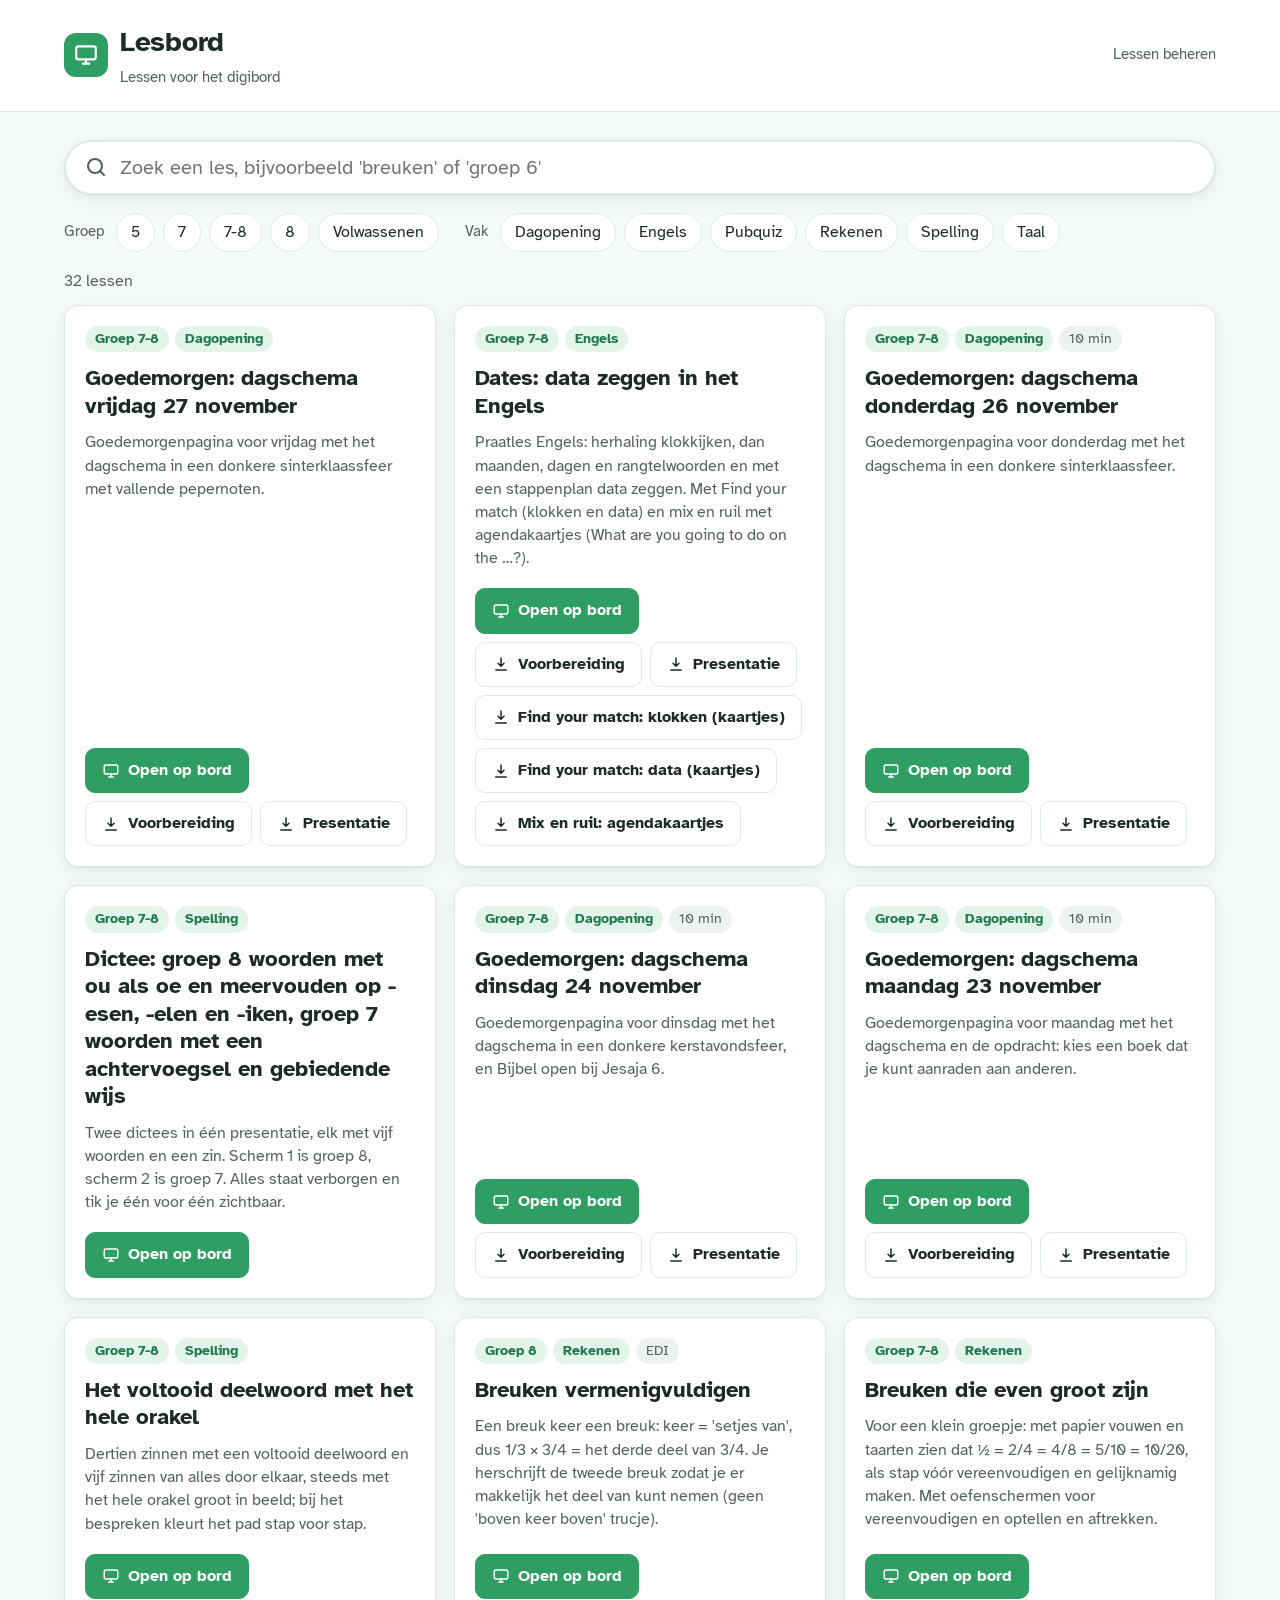
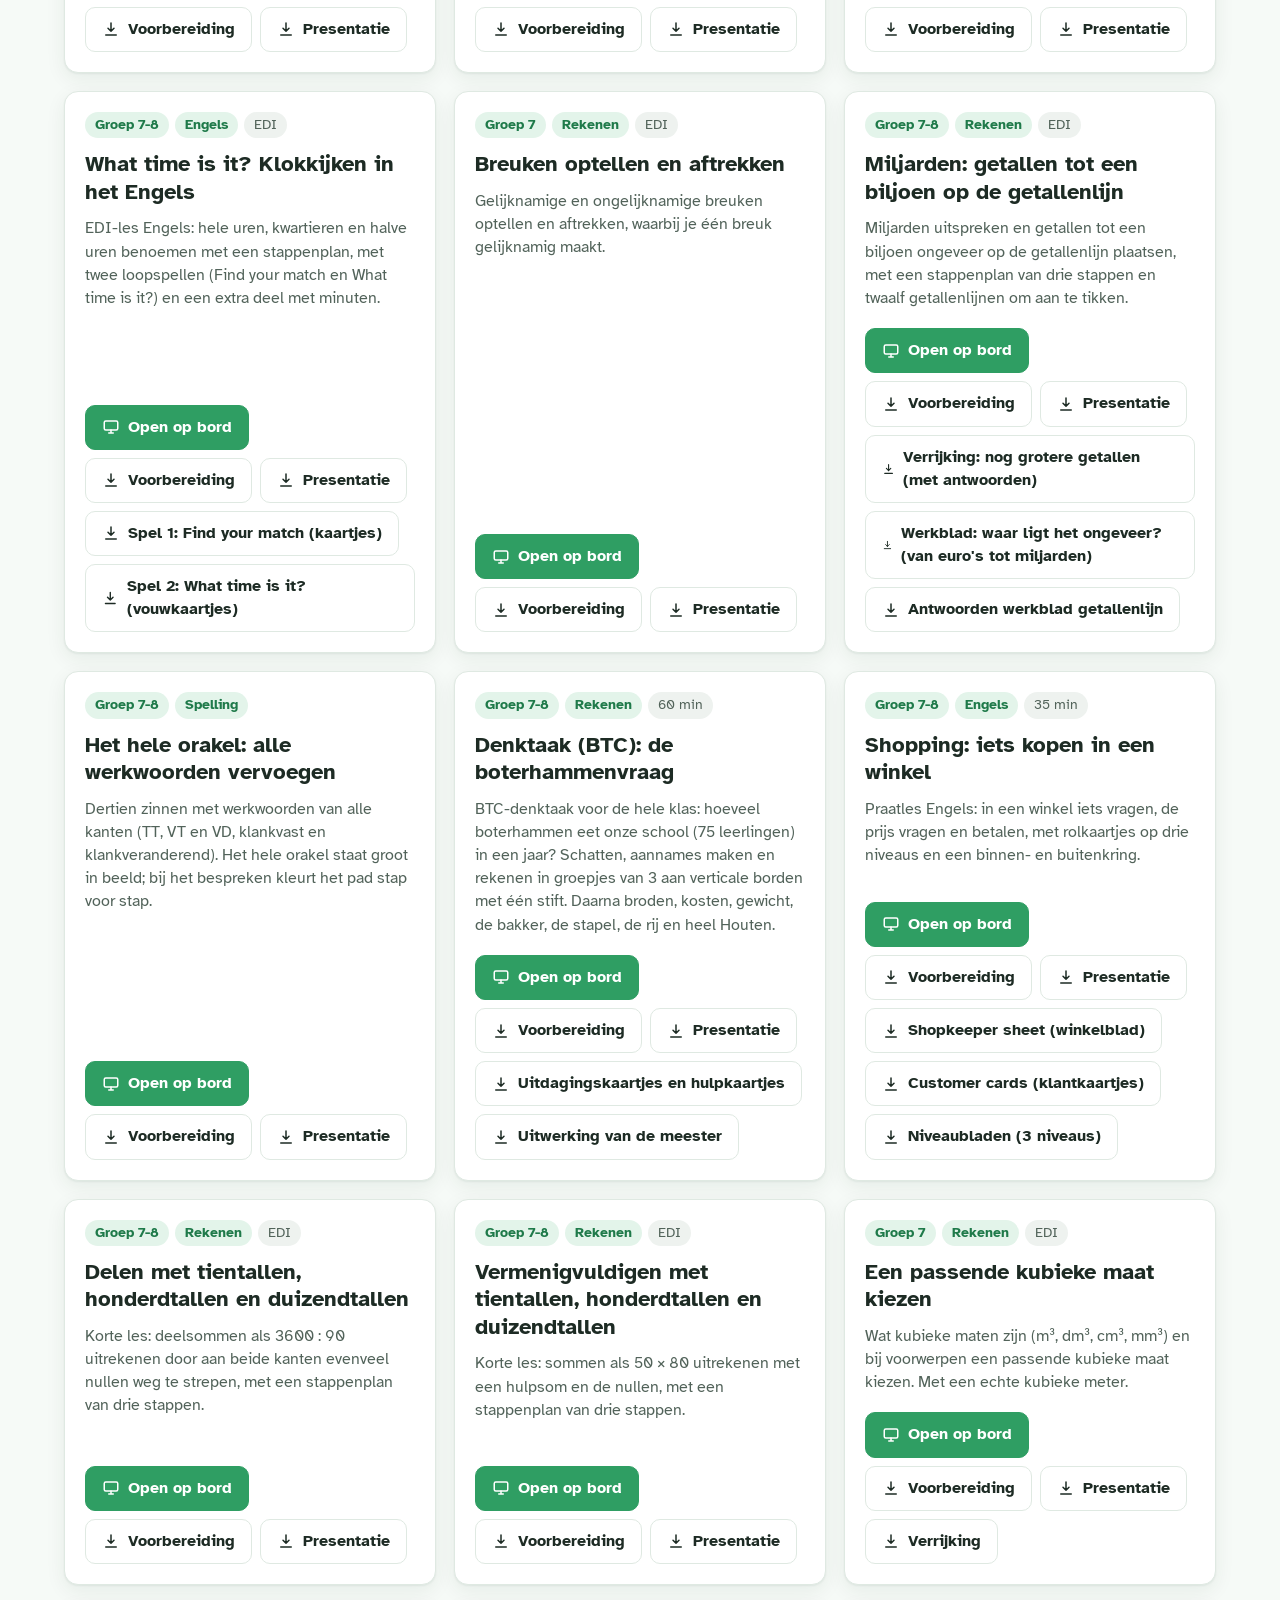
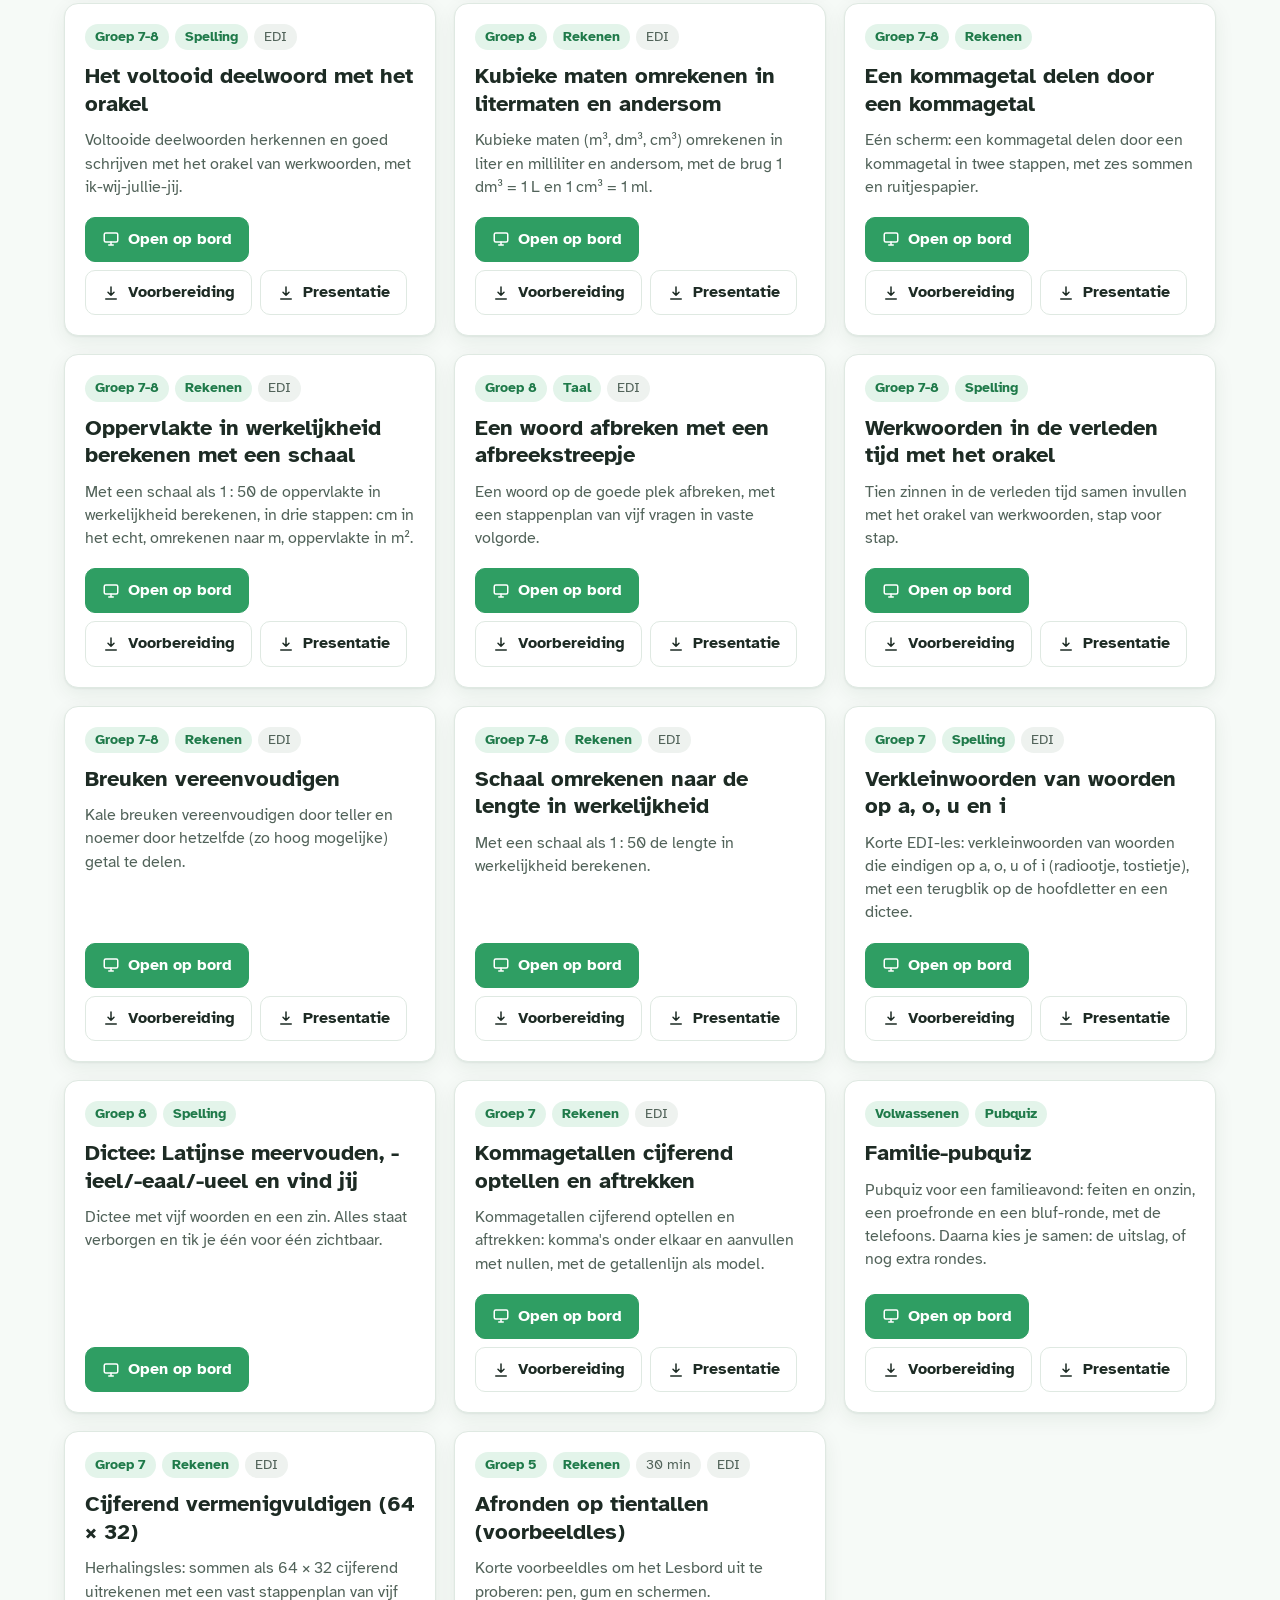
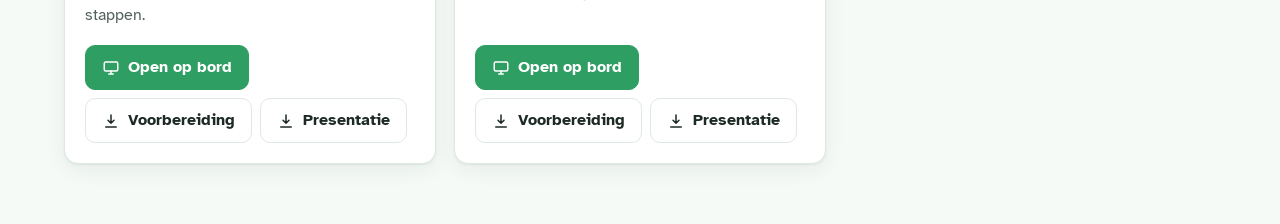
<file: index.html>
<!doctype html>
<html lang="nl">
<head>
  <meta charset="utf-8">
  <meta name="viewport" content="width=device-width, initial-scale=1">
  <title>Lesbord</title>
  <meta name="description" content="Lessen om te geven op het digibord, met voorbereiding en presentatie om te downloaden.">
  <link rel="preconnect" href="https://fonts.googleapis.com">
  <link rel="preconnect" href="https://fonts.gstatic.com" crossorigin>
  <link href="https://fonts.googleapis.com/css2?family=Atkinson+Hyperlegible:wght@400;700&display=swap" rel="stylesheet">
  <link rel="stylesheet" href="assets/style.css?v=8b111501">
  <link rel="icon" href="data:image/svg+xml,%3Csvg xmlns='http://www.w3.org/2000/svg' viewBox='0 0 32 32'%3E%3Crect width='32' height='32' rx='8' fill='%232f9e63'/%3E%3Crect x='7' y='9' width='18' height='12' rx='2' fill='none' stroke='white' stroke-width='2.4'/%3E%3Cpath d='M13 25h6M16 21v4' stroke='white' stroke-width='2.4' stroke-linecap='round'/%3E%3C/svg%3E">
</head>
<body>
  <header class="kop">
    <div class="kop-binnen">
      <a class="merk" href="./">
        <span class="merk-logo" aria-hidden="true">
          <svg width="26" height="26" viewBox="0 0 24 24" fill="none" stroke="currentColor" stroke-width="2" stroke-linecap="round"><rect x="3" y="4" width="18" height="12" rx="2"/><path d="M9 20h6M12 16v4"/></svg>
        </span>
        <span>
          <span class="merk-naam">Lesbord</span><br>
          <span class="merk-sub">Lessen voor het digibord</span>
        </span>
      </a>
      <div class="kop-acties" id="kop-acties"></div>
    </div>
  </header>

  <main class="inhoud">
    <label class="zoek">
      <svg width="24" height="24" viewBox="0 0 24 24" fill="none" stroke="#52635a" stroke-width="2" stroke-linecap="round" aria-hidden="true"><circle cx="11" cy="11" r="7"/><path d="m20 20-3.5-3.5"/></svg>
      <input id="zoek" type="search" placeholder="Zoek een les, bijvoorbeeld 'breuken' of 'groep 6'" autocomplete="off" aria-label="Zoek een les">
    </label>

    <div class="filters" id="filters"></div>
    <div class="teller" id="teller"></div>
    <div class="raster" id="raster"></div>
  </main>

  <script src="assets/blokken.js?v=400fb80c"></script>
  <script src="assets/github.js?v=c43a0d22"></script>
  <script>
    const { esc } = Lesbord;
    const staat = { zoek: "", groep: null, vak: null, lessen: [] };
    const beheer = GitHub.heeftSleutel();
    const ikoon = {
      bewerk: '<svg viewBox="0 0 24 24" fill="none" stroke="currentColor" stroke-width="2" stroke-linecap="round" stroke-linejoin="round"><path d="M4 20l4-1 11-11-3-3L5 16z"/><path d="M14 6l3 3"/></svg>',
      weg: '<svg viewBox="0 0 24 24" fill="none" stroke="currentColor" stroke-width="2" stroke-linecap="round" stroke-linejoin="round"><path d="M4 7h16M10 11v6M14 11v6M6 7l1 13h10l1-13M9 7V4h6v3"/></svg>',
      bord: '<svg viewBox="0 0 24 24" fill="none" stroke="currentColor" stroke-width="2" stroke-linecap="round"><rect x="3" y="4" width="18" height="12" rx="2"/><path d="M9 20h6M12 16v4"/></svg>',
      pdf: '<svg viewBox="0 0 24 24" fill="none" stroke="currentColor" stroke-width="2" stroke-linecap="round" stroke-linejoin="round"><path d="M12 4v11m0 0-4-4m4 4 4-4M5 20h14"/></svg>'
    };

    const normaal = (s) => String(s || "").toLowerCase().normalize("NFD").replace(/[̀-ͯ]/g, "");

    function past(les) {
      if (staat.groep && String(les.groep) !== staat.groep) return false;
      if (staat.vak && les.vak !== staat.vak) return false;
      if (!staat.zoek) return true;
      const hooiberg = normaal([les.titel, les.vak, "groep " + les.groep, les.onderwerp, les.samenvatting, les.blok, ...(les.trefwoorden || [])].join(" "));
      return normaal(staat.zoek).split(/\s+/).filter(Boolean).every((w) => hooiberg.includes(w));
    }

    function tekenFilters() {
      const groepen = [...new Set(staat.lessen.map((l) => String(l.groep)))].sort((a, b) => a.localeCompare(b, "nl", { numeric: true }));
      const vakken = [...new Set(staat.lessen.map((l) => l.vak))].sort((a, b) => a.localeCompare(b, "nl"));
      const chips = (lijst, sleutel, voorvoegsel) => lijst.map((w) =>
        `<button class="chip" data-${sleutel}="${esc(w)}" aria-pressed="${staat[sleutel] === w}">${voorvoegsel}${esc(w)}</button>`).join("");
      document.getElementById("filters").innerHTML =
        `<div class="filter-rij"><span class="filter-label">Groep</span>${chips(groepen, "groep", "")}</div>` +
        `<div class="filter-rij"><span class="filter-label">Vak</span>${chips(vakken, "vak", "")}</div>`;
    }

    function tekenLessen() {
      const zicht = staat.lessen.filter(past);
      document.getElementById("teller").textContent =
        zicht.length === 1 ? "1 les" : `${zicht.length} lessen`;
      const raster = document.getElementById("raster");
      if (!zicht.length) {
        raster.innerHTML = `<div class="leeg">Geen lessen gevonden. Probeer een ander zoekwoord of zet een filter uit.</div>`;
        return;
      }
      raster.innerHTML = zicht.map((l) => `
        <article class="kaart">
          <div class="kaart-meta">
            <span class="label">${/^\d/.test(String(l.groep)) ? "Groep " : ""}${esc(l.groep)}</span>
            <span class="label">${esc(l.vak)}</span>
            ${l.duur ? `<span class="label grijs">${esc(l.duur)} min</span>` : ""}
            ${l.edi ? `<span class="label grijs">EDI</span>` : ""}
          </div>
          <h2>${esc(l.titel)}</h2>
          ${l.samenvatting ? `<p>${esc(l.samenvatting)}</p>` : ""}
          <div class="kaart-acties">
            <a class="knop hoofd" href="les.html?id=${encodeURIComponent(l.id)}">${ikoon.bord} Open op bord</a>
            ${l.pdfs === false ? "" : `<a class="knop" href="lessen/${encodeURIComponent(l.id)}/voorbereiding.pdf" download>${ikoon.pdf} Voorbereiding</a>
            <a class="knop" href="lessen/${encodeURIComponent(l.id)}/presentatie.pdf" download>${ikoon.pdf} Presentatie</a>`}
            ${(l.bijlagen || []).filter((b) => /^[\w.-]+$/.test(b.bestand || "")).map((b) => `<a class="knop" href="lessen/${encodeURIComponent(l.id)}/${encodeURIComponent(b.bestand)}" download>${ikoon.pdf} ${esc(b.titel || b.bestand)}</a>`).join("")}
            ${beheer ? `<span class="kaart-beheer">
              <a class="ikoon-knop" href="bewerk.html?id=${encodeURIComponent(l.id)}" title="Bewerken" aria-label="Bewerken">${ikoon.bewerk}</a>
              <button class="ikoon-knop rood" data-weg="${esc(l.id)}" title="Verwijderen" aria-label="Verwijderen">${ikoon.weg}</button>
            </span>` : ""}
          </div>
          ${l.nieuw ? `<p class="veld-uitleg">Net opgeslagen. Over een paar minuten is hij overal te zien.</p>` : ""}
        </article>`).join("");
    }

    document.getElementById("zoek").addEventListener("input", (e) => { staat.zoek = e.target.value; tekenLessen(); });
    document.getElementById("filters").addEventListener("click", (e) => {
      const c = e.target.closest(".chip"); if (!c) return;
      for (const sleutel of ["groep", "vak"]) {
        if (c.dataset[sleutel] !== undefined) staat[sleutel] = staat[sleutel] === c.dataset[sleutel] ? null : c.dataset[sleutel];
      }
      tekenFilters(); tekenLessen();
    });

    document.getElementById("kop-acties").innerHTML = beheer
      ? `<a class="knop" href="leerlingopdrachten.html"><svg viewBox="0 0 24 24" fill="none" stroke="currentColor" stroke-width="2" stroke-linecap="round" stroke-linejoin="round"><rect x="5" y="4" width="14" height="17" rx="2"/><path d="M9 4h6v3H9zM9 12l2 2 4-4M9 17h6"/></svg>Leerlingopdrachten</a><a class="knop hoofd" href="bewerk.html">+ Nieuwe les</a><a class="ikoon-knop" href="sleutel.html" title="Sleutel" aria-label="Sleutel"><svg viewBox="0 0 24 24" fill="none" stroke="currentColor" stroke-width="2" stroke-linecap="round"><circle cx="8" cy="15" r="4"/><path d="M11 12l9-9M17 6l3 3M15 8l2 2"/></svg></a>`
      : `<a class="kop-link" href="sleutel.html">Lessen beheren</a>`;

    document.getElementById("raster").addEventListener("click", async (e) => {
      const knop = e.target.closest("[data-weg]"); if (!knop) return;
      const les = staat.lessen.find((l) => l.id === knop.dataset.weg);
      if (!les || !confirm(`"${les.titel}" verwijderen?\n\nDe les verdwijnt uit het overzicht. In GitHub is hij later nog terug te halen.`)) return;
      knop.disabled = true;
      try {
        await GitHub.verwijderMap(`lessen/${les.id}`, `Les verwijderd: ${les.titel} (via de app)`);
        GitHub.onthoudVerwijderd(les.id);
        staat.lessen = staat.lessen.filter((l) => l.id !== les.id);
        tekenFilters(); tekenLessen();
      } catch (err) { knop.disabled = false; alert(err.message || "Verwijderen mislukt."); }
    });

    Lesbord.laadCatalogus().then((cat) => {
      staat.lessen = GitHub.pasOverzichtAan(cat.lessen || []).sort((a, b) => String(b.gemaakt || "").localeCompare(String(a.gemaakt || "")));
      tekenFilters(); tekenLessen();
    }).catch(() => {
      document.getElementById("raster").innerHTML = `<div class="leeg">De lessen konden niet geladen worden. Ververs de pagina.</div>`;
    });
  </script>
</body>
</html>
</file>
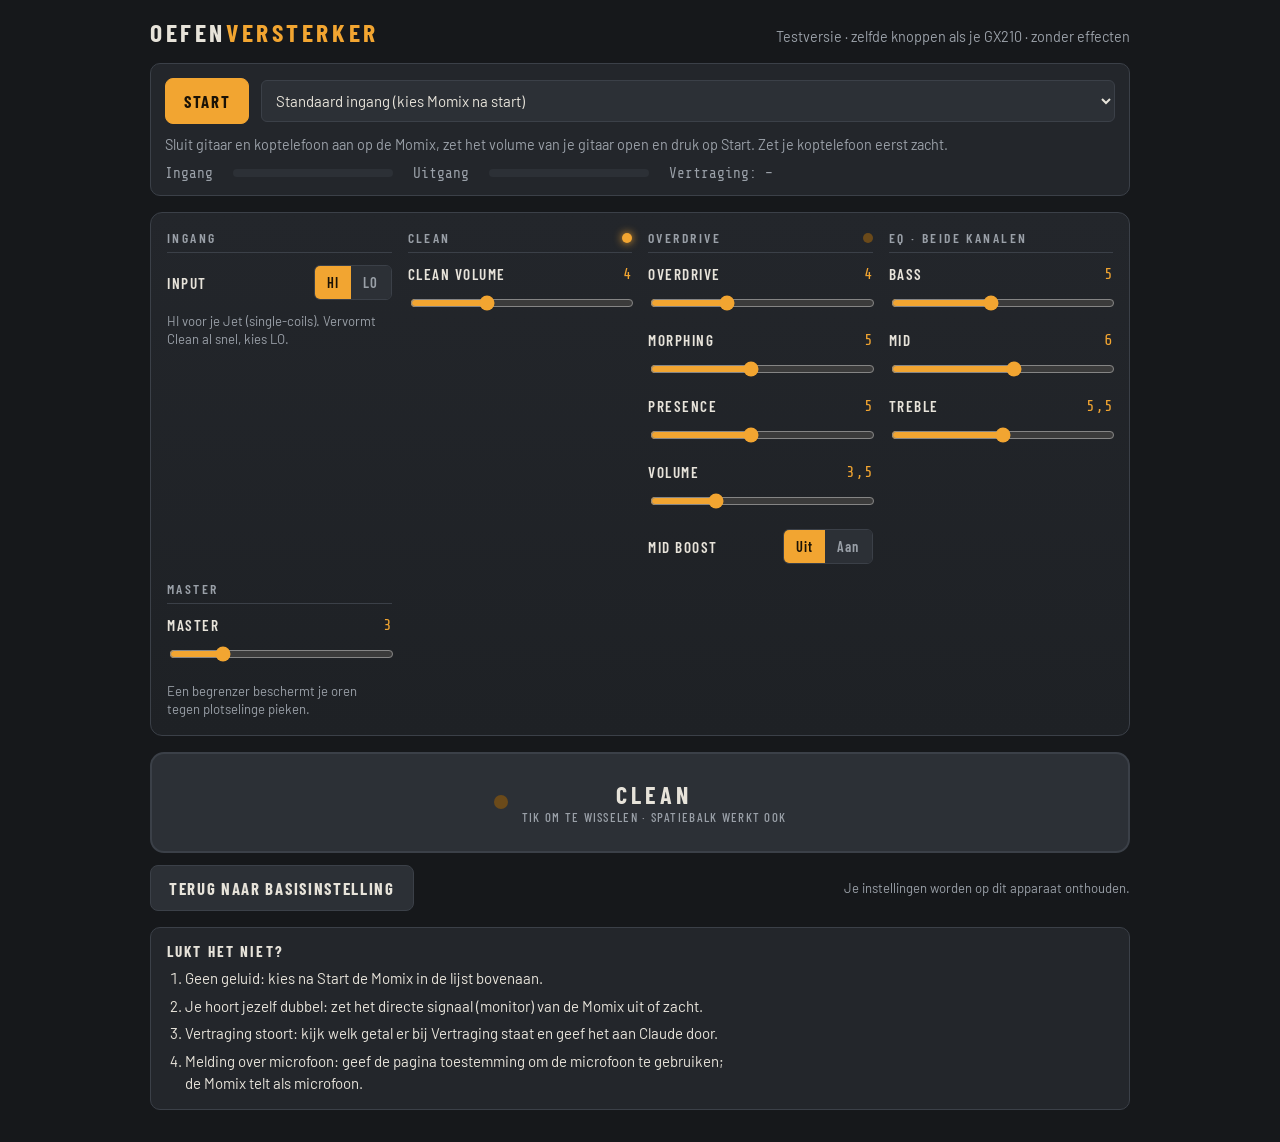
<file: oefenversterker/index.html>
<!doctype html>
<html lang="nl">
<head>
<meta charset="utf-8">
<meta name="viewport" content="width=device-width,initial-scale=1,viewport-fit=cover">
<title>Oefenversterker</title>
<link rel="preconnect" href="https://fonts.googleapis.com">
<link rel="stylesheet" href="https://fonts.googleapis.com/css2?family=Barlow+Condensed:wght@500;600;700&family=Barlow:wght@400;500&family=Share+Tech+Mono&display=swap">
<style>
/* Layout: één versterkerpaneel, secties als groepen knoppen zoals op het frontpaneel; groot voetschakelaar-blok onderaan */
:root {
  --tolex: #16181b;
  --panel: #23262b;
  --panel-2: #2c3036;
  --line: #3b4048;
  --text: #e7e3da;
  --muted: #9aa0a8;
  --amber: #f2a531;
  --amber-dim: #6b4a1a;
  --green: #6fd08c;
  --red: #ff5b4d;
  --f-label: "Barlow Condensed", "Arial Narrow", Arial, sans-serif;
  --f-body: "Barlow", system-ui, -apple-system, Segoe UI, Roboto, sans-serif;
  --f-mono: "Share Tech Mono", ui-monospace, Menlo, Consolas, monospace;
  color-scheme: dark;
}
* { box-sizing: border-box; }
html, body { background: var(--tolex); color: var(--text); }
body {
  margin: 0;
  font-family: var(--f-body);
  font-size: 15px;
  padding-left: max(16px, env(safe-area-inset-left, 0px));
  padding-right: max(16px, env(safe-area-inset-right, 0px));
  padding-block: 16px 32px;
}
.wrap { max-width: 980px; margin: 0 auto; display: flex; flex-direction: column; gap: 16px; }

header { display: flex; flex-wrap: wrap; align-items: baseline; justify-content: space-between; gap: 8px 16px; }
h1 { font-family: var(--f-label); font-weight: 700; letter-spacing: .14em; text-transform: uppercase; font-size: 1.6rem; margin: 0; }
h1 span { color: var(--amber); }
.sub { color: var(--muted); font-size: .9rem; margin: 0; }

.start {
  display: flex; flex-wrap: wrap; gap: 12px; align-items: center;
  background: var(--panel); border: 1px solid var(--line); border-radius: 10px; padding: 14px;
}
.start select { flex: 1 1 220px; min-width: 0; font: inherit; background: var(--panel-2); color: var(--text); border: 1px solid var(--line); border-radius: 6px; padding: 10px; }
.btn {
  font-family: var(--f-label); font-weight: 700; letter-spacing: .1em; text-transform: uppercase;
  font-size: 1.05rem; border-radius: 8px; border: 1px solid var(--line); padding: 12px 18px;
  background: var(--panel-2); color: var(--text); cursor: pointer;
}
.btn.primary { background: var(--amber); color: #1a1206; border-color: var(--amber); }
.btn:focus-visible, input:focus-visible, select:focus-visible { outline: 2px solid var(--amber); outline-offset: 2px; }
.status { flex: 1 1 100%; color: var(--muted); font-size: .9rem; margin: 0; }
.status.err { color: var(--red); }

.meters { display: flex; flex-wrap: wrap; gap: 8px 20px; align-items: center; font-family: var(--f-mono); font-size: .9rem; color: var(--muted); }
.meter { width: 160px; max-width: 40vw; height: 8px; background: var(--panel-2); border-radius: 4px; overflow: hidden; }
.meter i { display: block; height: 100%; width: 0%; background: var(--green); transition: width 60ms linear; }
.meter i.hot { background: var(--red); }

.panel {
  background: linear-gradient(180deg, var(--panel) 0%, #1e2125 100%);
  border: 1px solid var(--line); border-radius: 12px; padding: 16px;
  display: grid; grid-template-columns: repeat(auto-fit, minmax(210px, 1fr)); gap: 16px;
}
.section { display: flex; flex-direction: column; gap: 12px; min-width: 0; }
.section h2 {
  margin: 0; font-family: var(--f-label); font-weight: 600; font-size: .85rem; letter-spacing: .18em;
  text-transform: uppercase; color: var(--muted); border-bottom: 1px solid var(--line); padding-bottom: 6px;
  display: flex; justify-content: space-between; align-items: center; gap: 8px;
}
.led { width: 10px; height: 10px; border-radius: 50%; background: var(--amber-dim); flex: none; }
.led.on { background: var(--amber); box-shadow: 0 0 8px var(--amber); }

.knob { display: grid; grid-template-columns: 1fr auto; gap: 4px 10px; align-items: center; }
.knob label { font-family: var(--f-label); font-weight: 600; letter-spacing: .1em; text-transform: uppercase; font-size: .95rem; }
.knob output { font-family: var(--f-mono); font-size: 1rem; color: var(--amber); min-width: 3ch; text-align: right; font-variant-numeric: tabular-nums; }
.knob input[type=range] { grid-column: 1 / -1; width: 100%; accent-color: var(--amber); height: 28px; }

.toggle { display: flex; align-items: center; justify-content: space-between; gap: 10px; }
.toggle span { font-family: var(--f-label); font-weight: 600; letter-spacing: .1em; text-transform: uppercase; font-size: .95rem; }
.seg { display: inline-flex; border: 1px solid var(--line); border-radius: 6px; overflow: hidden; }
.seg button { font-family: var(--f-label); font-weight: 600; letter-spacing: .08em; font-size: .9rem; padding: 8px 12px; background: var(--panel-2); color: var(--muted); border: 0; cursor: pointer; }
.seg button[aria-pressed="true"] { background: var(--amber); color: #1a1206; }
.note { color: var(--muted); font-size: .82rem; margin: 0; line-height: 1.4; }

.foot { display: grid; grid-template-columns: 1fr; gap: 12px; }
.switch {
  font-family: var(--f-label); font-weight: 700; letter-spacing: .16em; text-transform: uppercase;
  font-size: 1.5rem; padding: 26px 16px; border-radius: 14px; border: 2px solid var(--line);
  background: var(--panel-2); color: var(--text); cursor: pointer; display: flex; align-items: center; justify-content: center; gap: 14px;
  user-select: none; -webkit-tap-highlight-color: transparent;
}
.switch .led { width: 14px; height: 14px; }
.switch small { display: block; font-size: .8rem; letter-spacing: .1em; color: var(--muted); font-weight: 500; }
.row { display: flex; flex-wrap: wrap; gap: 10px; justify-content: space-between; align-items: center; }
.help { background: var(--panel); border: 1px solid var(--line); border-radius: 10px; padding: 14px 16px; }
.help h2 { font-family: var(--f-label); letter-spacing: .14em; text-transform: uppercase; font-size: .95rem; margin: 0 0 8px; }
.help ol { margin: 0; padding-left: 1.2em; display: grid; gap: 6px; max-width: 70ch; line-height: 1.45; }

@media (prefers-reduced-motion: reduce) { .meter i { transition: none; } }
</style>
</head>
<body>
<div class="wrap">
  <header>
    <h1>Oefen<span>versterker</span></h1>
    <p class="sub">Testversie · zelfde knoppen als je GX210 · zonder effecten</p>
  </header>

  <div class="start">
    <button class="btn primary" id="startBtn" type="button">Start</button>
    <select id="devSel" aria-label="Ingang kiezen"><option value="">Standaard ingang (kies Momix na start)</option></select>
    <p class="status" id="status">Sluit gitaar en koptelefoon aan op de Momix, zet het volume van je gitaar open en druk op Start. Zet je koptelefoon eerst zacht.</p>
    <div class="meters">
      <span>Ingang</span><div class="meter" aria-hidden="true"><i id="inMeter"></i></div>
      <span>Uitgang</span><div class="meter" aria-hidden="true"><i id="outMeter"></i></div>
      <span id="lat">Vertraging: –</span>
    </div>
  </div>

  <div class="panel">
    <div class="section">
      <h2>Ingang</h2>
      <div class="toggle">
        <span>Input</span>
        <div class="seg" role="group" aria-label="Ingang HI of LO">
          <button type="button" id="inHi" aria-pressed="true">HI</button>
          <button type="button" id="inLo" aria-pressed="false">LO</button>
        </div>
      </div>
      <p class="note">HI voor je Jet (single-coils). Vervormt Clean al snel, kies LO.</p>
    </div>

    <div class="section">
      <h2>Clean <span class="led" id="ledClean"></span></h2>
      <div class="knob"><label for="cleanVol">Clean volume</label><output id="cleanVolOut"></output><input id="cleanVol" type="range" min="1" max="10" step="0.5"></div>
    </div>

    <div class="section">
      <h2>Overdrive <span class="led" id="ledOd"></span></h2>
      <div class="knob"><label for="drive">Overdrive</label><output id="driveOut"></output><input id="drive" type="range" min="1" max="10" step="0.5"></div>
      <div class="knob"><label for="morph">Morphing</label><output id="morphOut"></output><input id="morph" type="range" min="1" max="10" step="0.5"></div>
      <div class="knob"><label for="presence">Presence</label><output id="presenceOut"></output><input id="presence" type="range" min="1" max="10" step="0.5"></div>
      <div class="knob"><label for="odVol">Volume</label><output id="odVolOut"></output><input id="odVol" type="range" min="1" max="10" step="0.5"></div>
      <div class="toggle">
        <span>Mid boost</span>
        <div class="seg" role="group" aria-label="Mid boost">
          <button type="button" id="mbOff" aria-pressed="true">Uit</button>
          <button type="button" id="mbOn" aria-pressed="false">Aan</button>
        </div>
      </div>
    </div>

    <div class="section">
      <h2>EQ · beide kanalen</h2>
      <div class="knob"><label for="bass">Bass</label><output id="bassOut"></output><input id="bass" type="range" min="1" max="10" step="0.5"></div>
      <div class="knob"><label for="mid">Mid</label><output id="midOut"></output><input id="mid" type="range" min="1" max="10" step="0.5"></div>
      <div class="knob"><label for="treble">Treble</label><output id="trebleOut"></output><input id="treble" type="range" min="1" max="10" step="0.5"></div>
    </div>

    <div class="section">
      <h2>Master</h2>
      <div class="knob"><label for="master">Master</label><output id="masterOut"></output><input id="master" type="range" min="1" max="10" step="0.5"></div>
      <p class="note">Een begrenzer beschermt je oren tegen plotselinge pieken.</p>
    </div>
  </div>

  <div class="foot">
    <button class="switch" id="chanBtn" type="button" aria-label="Wissel kanaal">
      <span class="led" id="ledSwitch"></span>
      <span><span id="chanName">Clean</span><small>Tik om te wisselen · spatiebalk werkt ook</small></span>
    </button>
    <div class="row">
      <button class="btn" id="resetBtn" type="button">Terug naar basisinstelling</button>
      <span class="note" id="saveNote">Je instellingen worden op dit apparaat onthouden.</span>
    </div>
  </div>

  <div class="help">
    <h2>Lukt het niet?</h2>
    <ol>
      <li>Geen geluid: kies na Start de Momix in de lijst bovenaan.</li>
      <li>Je hoort jezelf dubbel: zet het directe signaal (monitor) van de Momix uit of zacht.</li>
      <li>Vertraging stoort: kijk welk getal er bij Vertraging staat en geef het aan Claude door.</li>
      <li>Melding over microfoon: geef de pagina toestemming om de microfoon te gebruiken; de Momix telt als microfoon.</li>
    </ol>
  </div>
</div>

<script>
(function () {
  "use strict";
  // Basisinstelling uit het GX210-document (schaal 1–10)
  var DEFAULTS = { cleanVol: 4, drive: 4, morph: 5, presence: 5, odVol: 3.5, bass: 5, mid: 6, treble: 5.5, master: 3, hi: true, midBoost: false, channel: "clean" };
  var KEY = "oefenversterker-v1";
  var KNOBS = ["cleanVol", "drive", "morph", "presence", "odVol", "bass", "mid", "treble", "master"];

  var state = load();
  var ctx = null, nodes = null, stream = null, source = null;

  function load() {
    var s = Object.assign({}, DEFAULTS);
    try { var raw = localStorage.getItem(KEY); if (raw) Object.assign(s, JSON.parse(raw)); } catch (e) {}
    return s;
  }
  function save() { try { localStorage.setItem(KEY, JSON.stringify(state)); } catch (e) {} }

  var $ = function (id) { return document.getElementById(id); };
  var statusEl = $("status");
  function setStatus(msg, err) { statusEl.textContent = msg; statusEl.classList.toggle("err", !!err); }

  // ---------- Klankmapping ----------
  var n01 = function (v) { return (v - 1) / 9; };                 // knop 1–10 → 0–1
  var vol = function (v) { var x = n01(v); return x * x * 2.2; };  // volume-curve
  var eqDb = function (v, range) { return (v - 5.5) / 4.5 * range; };

  function makeCurve(kind) {
    var n = 2048, c = new Float32Array(n);
    for (var i = 0; i < n; i++) {
      var x = i / (n - 1) * 2 - 1;
      if (kind === "clean") {
        c[i] = Math.tanh(x * 1.4) / Math.tanh(1.4);
      } else {
        // asymmetrische buis-achtige vervorming
        var y = x >= 0 ? Math.tanh(x * 2.2) : Math.tanh(x * 1.7) * 0.92;
        c[i] = y;
      }
    }
    return c;
  }

  function build() {
    var A = ctx;
    var N = {};
    N.input = A.createGain(); N.input.channelCount = 1; N.input.channelCountMode = "explicit";
    N.inMeter = A.createAnalyser(); N.inMeter.fftSize = 512;
    N.hp = A.createBiquadFilter(); N.hp.type = "highpass"; N.hp.frequency.value = 70;

    // Clean-kanaal
    N.cleanPre = A.createGain(); N.cleanPre.gain.value = 1.6;
    N.cleanShape = A.createWaveShaper(); N.cleanShape.curve = makeCurve("clean"); N.cleanShape.oversample = "2x";
    N.cleanVol = A.createGain();
    N.cleanSel = A.createGain();

    // Overdrive-kanaal
    N.odTight = A.createBiquadFilter(); N.odTight.type = "highpass"; N.odTight.frequency.value = 160;
    N.midBoost = A.createBiquadFilter(); N.midBoost.type = "peaking"; N.midBoost.frequency.value = 800; N.midBoost.Q.value = 0.9;
    N.odPre = A.createGain();
    N.odShape = A.createWaveShaper(); N.odShape.curve = makeCurve("od"); N.odShape.oversample = "4x";
    N.odShape2 = A.createWaveShaper(); N.odShape2.curve = makeCurve("od"); N.odShape2.oversample = "4x";
    N.odInter = A.createGain();
    N.morph = A.createBiquadFilter(); N.morph.type = "peaking"; N.morph.Q.value = 1.1; N.morph.gain.value = 5;
    N.odSmooth = A.createBiquadFilter(); N.odSmooth.type = "lowpass"; N.odSmooth.frequency.value = 6500; N.odSmooth.Q.value = 0.5;
    N.presence = A.createBiquadFilter(); N.presence.type = "highshelf"; N.presence.frequency.value = 2500;
    N.odVol = A.createGain();
    N.odSel = A.createGain();

    // EQ voor beide kanalen
    N.sum = A.createGain();
    N.bass = A.createBiquadFilter(); N.bass.type = "lowshelf"; N.bass.frequency.value = 120;
    N.mid = A.createBiquadFilter(); N.mid.type = "peaking"; N.mid.frequency.value = 650; N.mid.Q.value = 0.8;
    N.treble = A.createBiquadFilter(); N.treble.type = "highshelf"; N.treble.frequency.value = 2800;

    // Speakersimulatie 2x10"
    N.cabHp = A.createBiquadFilter(); N.cabHp.type = "highpass"; N.cabHp.frequency.value = 85; N.cabHp.Q.value = 0.8;
    N.cabLow = A.createBiquadFilter(); N.cabLow.type = "peaking"; N.cabLow.frequency.value = 130; N.cabLow.Q.value = 1.2; N.cabLow.gain.value = 3;
    N.cabMid = A.createBiquadFilter(); N.cabMid.type = "peaking"; N.cabMid.frequency.value = 2200; N.cabMid.Q.value = 1.4; N.cabMid.gain.value = 3;
    N.cabLp1 = A.createBiquadFilter(); N.cabLp1.type = "lowpass"; N.cabLp1.frequency.value = 5200; N.cabLp1.Q.value = 0.7;
    N.cabLp2 = A.createBiquadFilter(); N.cabLp2.type = "lowpass"; N.cabLp2.frequency.value = 6000; N.cabLp2.Q.value = 0.7;

    N.master = A.createGain();
    N.limit = A.createDynamicsCompressor();
    N.limit.threshold.value = -8; N.limit.knee.value = 4; N.limit.ratio.value = 20; N.limit.attack.value = 0.002; N.limit.release.value = 0.12;
    N.outMeter = A.createAnalyser(); N.outMeter.fftSize = 512;

    // Verbindingen
    N.input.connect(N.inMeter);
    N.input.connect(N.hp);
    N.hp.connect(N.cleanPre).connect(N.cleanShape).connect(N.cleanVol).connect(N.cleanSel).connect(N.sum);
    N.hp.connect(N.odTight).connect(N.midBoost).connect(N.odPre).connect(N.odShape).connect(N.odInter).connect(N.odShape2)
        .connect(N.morph).connect(N.odSmooth).connect(N.presence).connect(N.odVol).connect(N.odSel).connect(N.sum);
    N.sum.connect(N.bass).connect(N.mid).connect(N.treble)
         .connect(N.cabHp).connect(N.cabLow).connect(N.cabMid).connect(N.cabLp1).connect(N.cabLp2)
         .connect(N.master).connect(N.limit);
    N.limit.connect(N.outMeter);
    N.limit.connect(A.destination);
    return N;
  }

  function ramp(param, value) {
    if (!ctx) return;
    param.setTargetAtTime(value, ctx.currentTime, 0.02);
  }

  function apply() {
    if (!nodes) return;
    var N = nodes, s = state;
    ramp(N.input.gain, s.hi ? 1.0 : 0.5);
    ramp(N.cleanVol.gain, vol(s.cleanVol) * 1.3);
    var d = n01(s.drive);
    ramp(N.odPre.gain, 2 + Math.pow(d, 2) * 60);
    ramp(N.odInter.gain, 1 + d * 2.5);
    ramp(N.midBoost.gain, s.midBoost ? 9 : 0);
    ramp(N.morph.frequency, 350 * Math.pow(7, n01(s.morph)));     // 350 Hz → 2,4 kHz
    ramp(N.presence.gain, eqDb(s.presence, 9));
    ramp(N.odVol.gain, vol(s.odVol) * 0.55);
    ramp(N.bass.gain, eqDb(s.bass, 12));
    ramp(N.mid.gain, eqDb(s.mid, 10));
    ramp(N.treble.gain, eqDb(s.treble, 12));
    ramp(N.master.gain, vol(s.master) * 1.8);
    var od = s.channel === "od";
    ramp(N.cleanSel.gain, od ? 0 : 1);
    ramp(N.odSel.gain, od ? 1 : 0);
  }

  // ---------- Bediening ----------
  function renderControls() {
    KNOBS.forEach(function (k) {
      $(k).value = state[k];
      $(k + "Out").textContent = String(state[k]).replace(".", ",");
    });
    $("inHi").setAttribute("aria-pressed", state.hi ? "true" : "false");
    $("inLo").setAttribute("aria-pressed", state.hi ? "false" : "true");
    $("mbOn").setAttribute("aria-pressed", state.midBoost ? "true" : "false");
    $("mbOff").setAttribute("aria-pressed", state.midBoost ? "false" : "true");
    var od = state.channel === "od";
    $("ledClean").classList.toggle("on", !od);
    $("ledOd").classList.toggle("on", od);
    $("ledSwitch").classList.toggle("on", od);
    $("chanName").textContent = od ? "Overdrive" : "Clean";
  }
  function update() { renderControls(); apply(); save(); }

  KNOBS.forEach(function (k) {
    $(k).addEventListener("input", function (e) { state[k] = parseFloat(e.target.value); update(); });
  });
  $("inHi").addEventListener("click", function () { state.hi = true; update(); });
  $("inLo").addEventListener("click", function () { state.hi = false; update(); });
  $("mbOn").addEventListener("click", function () { state.midBoost = true; update(); });
  $("mbOff").addEventListener("click", function () { state.midBoost = false; update(); });
  function toggleChannel() { state.channel = state.channel === "od" ? "clean" : "od"; update(); }
  $("chanBtn").addEventListener("click", toggleChannel);
  document.addEventListener("keydown", function (e) {
    if (e.code === "Space" && e.target.tagName !== "INPUT" && e.target.tagName !== "SELECT" && e.target.tagName !== "BUTTON") { e.preventDefault(); toggleChannel(); }
  });
  $("resetBtn").addEventListener("click", function () { state = Object.assign({}, DEFAULTS); update(); $("saveNote").textContent = "Basisinstelling teruggezet."; });

  // ---------- Audio starten ----------
  async function openInput(deviceId) {
    if (stream) stream.getTracks().forEach(function (t) { t.stop(); });
    if (source) { try { source.disconnect(); } catch (e) {} }
    var audio = { echoCancellation: false, noiseSuppression: false, autoGainControl: false, latency: 0 };
    if (deviceId) audio.deviceId = { exact: deviceId };
    stream = await navigator.mediaDevices.getUserMedia({ audio: audio });
    source = ctx.createMediaStreamSource(stream);
    source.connect(nodes.input);
    var label = stream.getAudioTracks()[0] ? stream.getAudioTracks()[0].label : "";
    setStatus("Ingang: " + (label || "onbekend") + ". Speel een akkoord; de groene balk bij Ingang moet bewegen.");
  }

  async function listDevices(selected) {
    var sel = $("devSel");
    try {
      var devs = (await navigator.mediaDevices.enumerateDevices()).filter(function (d) { return d.kind === "audioinput"; });
      sel.innerHTML = "";
      devs.forEach(function (d, i) {
        var o = document.createElement("option");
        o.value = d.deviceId; o.textContent = d.label || ("Ingang " + (i + 1));
        if (d.deviceId === selected) o.selected = true;
        sel.appendChild(o);
      });
      // Momix of USB-apparaat automatisch kiezen
      var usb = devs.find(function (d) { return /momix|joyo|usb/i.test(d.label); });
      return usb && !selected ? usb.deviceId : null;
    } catch (e) { return null; }
  }

  $("startBtn").addEventListener("click", async function () {
    if (ctx) {
      if (ctx.state === "running") { await ctx.suspend(); this.textContent = "Start"; setStatus("Gepauzeerd."); }
      else { await ctx.resume(); this.textContent = "Pauze"; setStatus("Speelt weer."); }
      return;
    }
    if (!navigator.mediaDevices || !navigator.mediaDevices.getUserMedia) {
      setStatus("Deze browser geeft de pagina geen toegang tot de ingang. Open de pagina in Chrome via een https-adres.", true);
      return;
    }
    try {
      ctx = new (window.AudioContext || window.webkitAudioContext)({ latencyHint: 0 });
      nodes = build();
      apply();
      await openInput(state.deviceId || null);
      var usb = await listDevices(state.deviceId);
      if (usb) { state.deviceId = usb; save(); await openInput(usb); await listDevices(usb); }
      await ctx.resume();
      this.textContent = "Pauze";
      showLatency();
      meterLoop();
    } catch (e) {
      var msg = e && e.name === "NotAllowedError"
        ? "Geen toestemming voor de ingang. Sta microfoon-toegang toe voor deze pagina en probeer opnieuw."
        : "Starten lukte niet (" + (e && (e.name || e.message)) + ").";
      setStatus(msg, true);
      if (ctx) { try { ctx.close(); } catch (x) {} } ctx = null; nodes = null;
    }
  });

  $("devSel").addEventListener("change", async function (e) {
    if (!ctx) return;
    state.deviceId = e.target.value; save();
    try { await openInput(e.target.value); } catch (x) { setStatus("Deze ingang kon niet geopend worden.", true); }
  });

  function showLatency() {
    var ms = ((ctx.baseLatency || 0) + (ctx.outputLatency || 0)) * 1000;
    $("lat").textContent = ms > 0 ? "Vertraging: ca. " + Math.round(ms) + " ms (+ ingang)" : "Vertraging: onbekend";
  }

  var buf = new Float32Array(512);
  function peak(an) {
    an.getFloatTimeDomainData(buf);
    var m = 0; for (var i = 0; i < buf.length; i++) { var a = Math.abs(buf[i]); if (a > m) m = a; }
    return m;
  }
  function meterLoop() {
    if (!nodes) return;
    var pi = peak(nodes.inMeter), po = peak(nodes.outMeter);
    var a = $("inMeter"), b = $("outMeter");
    a.style.width = Math.min(100, pi * 100) + "%"; a.classList.toggle("hot", pi > 0.95);
    b.style.width = Math.min(100, po * 100) + "%"; b.classList.toggle("hot", po > 0.9);
    requestAnimationFrame(meterLoop);
  }

  renderControls();
})();
</script>
</body>
</html>
</file>
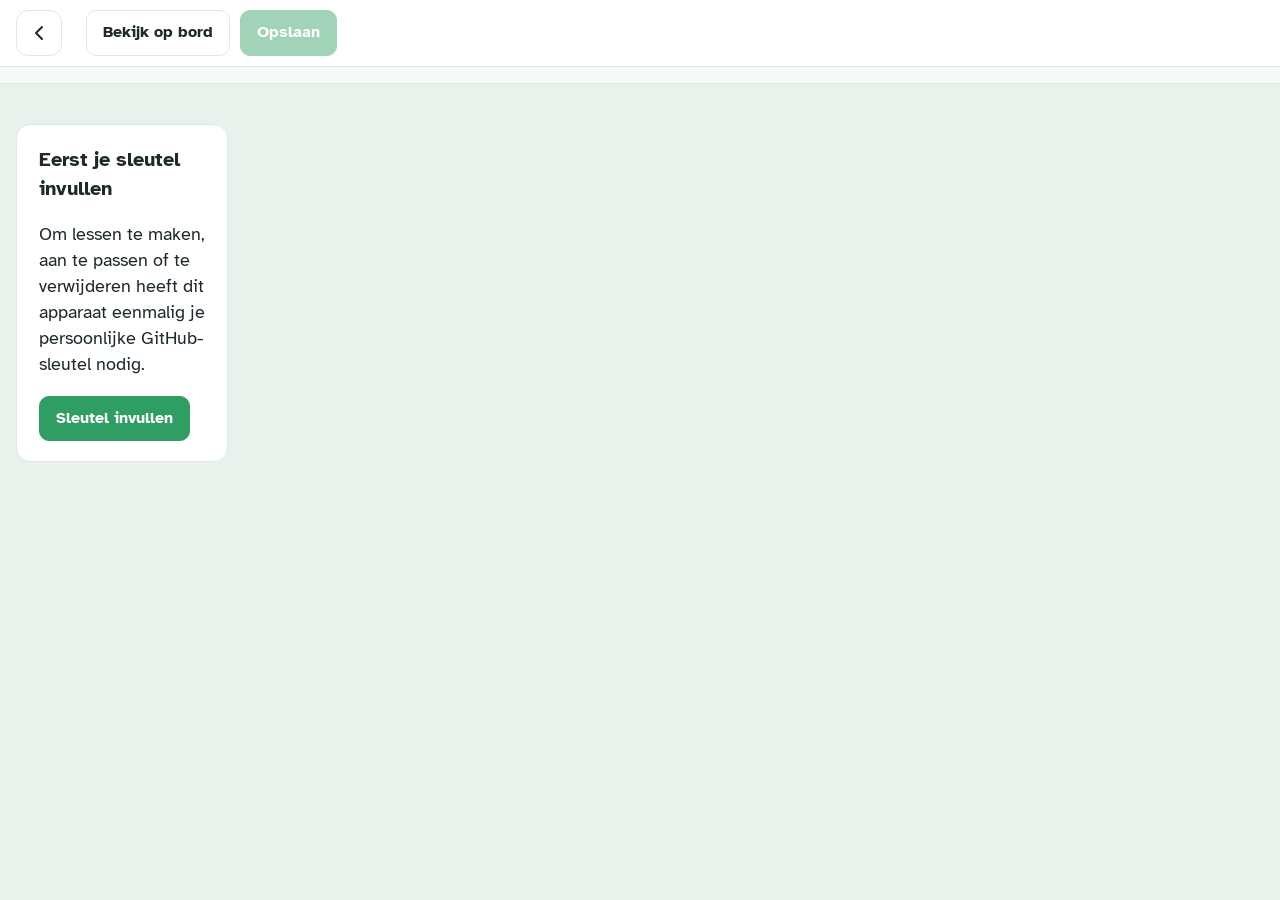
<file: bewerk.html>
<!doctype html>
<html lang="nl">
<head>
  <meta charset="utf-8">
  <meta name="viewport" content="width=device-width, initial-scale=1">
  <title>Les maken · Lesbord</title>
  <link rel="preconnect" href="https://fonts.googleapis.com">
  <link rel="preconnect" href="https://fonts.gstatic.com" crossorigin>
  <link href="https://fonts.googleapis.com/css2?family=Atkinson+Hyperlegible:wght@400;700&family=Playpen+Sans:wght@400;700&family=Caveat:wght@500;700&family=Lora:ital,wght@0,400;0,700;1,400&family=Fredoka:wght@400;600&display=swap" rel="stylesheet">
  <link rel="stylesheet" href="assets/style.css?v=8b111501">
  <link rel="icon" href="data:image/svg+xml,%3Csvg xmlns='http://www.w3.org/2000/svg' viewBox='0 0 32 32'%3E%3Crect width='32' height='32' rx='8' fill='%232f9e63'/%3E%3Crect x='7' y='9' width='18' height='12' rx='2' fill='none' stroke='white' stroke-width='2.4'/%3E%3Cpath d='M13 25h6M16 21v4' stroke='white' stroke-width='2.4' stroke-linecap='round'/%3E%3C/svg%3E">
</head>
<body class="ed">
  <header class="ed-top">
    <a class="ikoon-knop" href="./" id="terug" title="Terug naar alle lessen" aria-label="Terug naar alle lessen">
      <svg viewBox="0 0 24 24" fill="none" stroke="currentColor" stroke-width="2" stroke-linecap="round" stroke-linejoin="round"><path d="M15 18l-6-6 6-6"/></svg>
    </a>
    <input class="ed-titel" id="titel" placeholder="Titel van de les" aria-label="Titel van de les">
    <input class="ed-klein" id="groep" placeholder="Groep" aria-label="Groep">
    <input class="ed-klein" id="vak" placeholder="Vak" aria-label="Vak" list="vakken">
    <datalist id="vakken"><option value="Rekenen"><option value="Taal"><option value="Spelling"><option value="Lezen"><option value="Begrijpend lezen"><option value="Wereldoriëntatie"><option value="Engels"><option value="Dagopening"><option value="Overig"></datalist>
    <span class="bewerk-status" id="status"></span>
    <a class="knop" id="knop-bekijk" hidden>Bekijk op bord</a>
    <button class="knop hoofd" id="knop-opslaan" disabled>Opslaan</button>
  </header>

  <div class="ed-balk" id="balk">
    <div class="ed-groep">
      <span class="ed-balk-label">Toevoegen</span>
      <button class="knop" data-nieuw="tekst" title="Tekstvak"><b style="font-size:18px">T</b> Tekstvak</button>
      <button class="knop" data-nieuw="verstopt" title="Tekst die tevoorschijn komt als je erop tikt">
        <svg viewBox="0 0 24 24" fill="none" stroke="currentColor" stroke-width="2" stroke-linecap="round"><path d="M3 12s3.5-6 9-6 9 6 9 6-3.5 6-9 6-9-6-9-6z"/><circle cx="12" cy="12" r="2.5"/><path d="M4 4l16 16"/></svg> Verstopte tekst</button>
      <button class="knop" data-nieuw="afdek" title="Blok dat iets afdekt en verdwijnt als je erop tikt">
        <svg viewBox="0 0 24 24" fill="currentColor"><rect x="4" y="6" width="16" height="12" rx="2"/></svg> Afdekblok</button>
      <label class="knop" title="Afbeelding">
        <svg viewBox="0 0 24 24" fill="none" stroke="currentColor" stroke-width="2" stroke-linejoin="round"><rect x="3" y="5" width="18" height="14" rx="2"/><circle cx="9" cy="10" r="1.8"/><path d="M21 16l-5-5-8 8"/></svg> Afbeelding
        <input type="file" accept="image/*" id="nieuw-afbeelding" hidden></label>
    </div>
    <div class="ed-groep">
      <button class="knop" id="knop-tekst" aria-pressed="false" title="Tik op een tekst van de les om hem aan te passen (of dubbelklik erop)">
        <svg viewBox="0 0 24 24" fill="none" stroke="currentColor" stroke-width="2" stroke-linecap="round" stroke-linejoin="round"><path d="M4 20l4-1 11-11-3-3L5 16z"/><path d="M14 6l3 3"/></svg> Tekst aanpassen</button>
    </div>
    <div class="ed-groep">
      <span class="ed-balk-label">Achtergrond</span>
      <select id="achtergrond" aria-label="Achtergrond"><option value="leeg">Wit</option><option value="ruitjes">Ruitjes</option><option value="lijntjes">Lijntjes</option></select>
    </div>
    <div class="ed-groep">
      <button class="ikoon-knop" id="ongedaan" title="Ongedaan maken (Ctrl+Z)" aria-label="Ongedaan maken"><svg viewBox="0 0 24 24" fill="none" stroke="currentColor" stroke-width="2" stroke-linecap="round" stroke-linejoin="round"><path d="M9 14L4 9l5-5"/><path d="M4 9h10a6 6 0 0 1 0 12h-3"/></svg></button>
      <button class="ikoon-knop" id="opnieuw" title="Opnieuw (Ctrl+Y)" aria-label="Opnieuw"><svg viewBox="0 0 24 24" fill="none" stroke="currentColor" stroke-width="2" stroke-linecap="round" stroke-linejoin="round"><path d="M15 14l5-5-5-5"/><path d="M20 9H10a6 6 0 0 0 0 12h3"/></svg></button>
    </div>
  </div>

  <div class="ed-eigenschappen" id="eigenschappen" hidden></div>

  <main class="ed-werk" id="werk">
    <aside class="ed-strip" id="strip"></aside>
    <section class="ed-midden">
      <div class="ed-podium" id="podium">
        <div class="ed-houder" id="houder">
          <div class="dia" id="ed-dia"></div>
          <div class="ed-laag" id="laag"></div>
        </div>
      </div>
      <p class="veld-uitleg" id="hulp">Dubbelklik op een tekstvak om te typen. Sleep om te verplaatsen, en gebruik het rondje rechtsonder om groter of kleiner te maken. Een tekst van de les zelf aanpassen (bijvoorbeeld een tikfout)? Dubbelklik erop, of zet <b>Tekst aanpassen</b> aan en tik erop.</p>
      <details class="ed-notitie">
        <summary>Notitie voor jezelf bij dit scherm</summary>
        <textarea id="notitie" rows="2" placeholder="Niet zichtbaar voor de klas. Op het bord via de knop met de tekstballon."></textarea>
      </details>
    </section>
  </main>

  <script src="assets/blokken.js?v=400fb80c"></script>
  <script src="assets/github.js?v=c43a0d22"></script>
  <script src="assets/bewerk.js?v=1fd73ed9"></script>
</body>
</html>
</file>
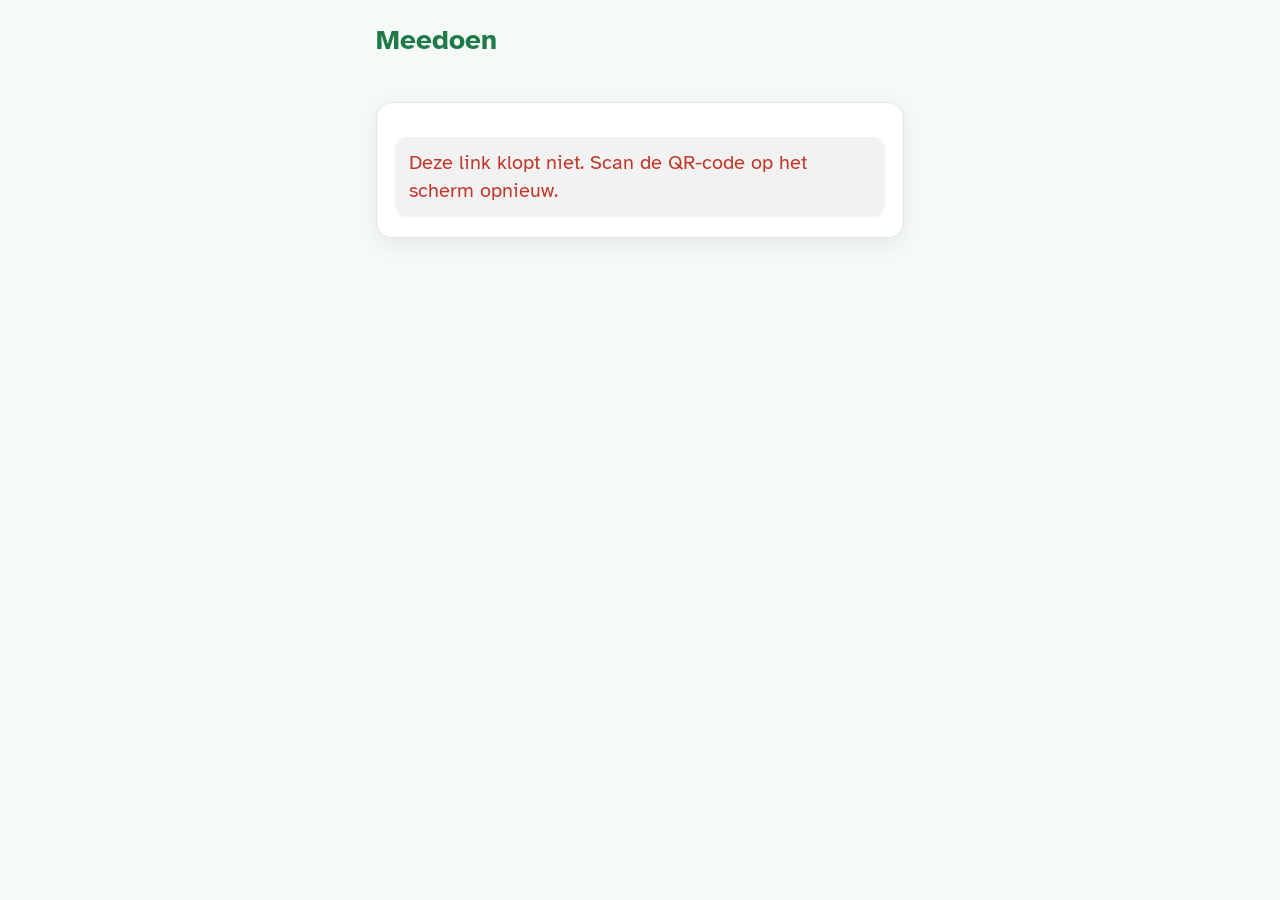
<file: doe.html>
<!doctype html>
<html lang="nl">
<head>
  <meta charset="utf-8">
  <meta name="viewport" content="width=device-width, initial-scale=1">
  <title>Meedoen · Lesbord</title>
  <link rel="preconnect" href="https://fonts.googleapis.com">
  <link rel="preconnect" href="https://fonts.gstatic.com" crossorigin>
  <link href="https://fonts.googleapis.com/css2?family=Atkinson+Hyperlegible:wght@400;700&family=Rye&display=swap" rel="stylesheet">
  <style>
    /* Standaard: de groene Lesbord-stijl. Met het thema "pub" (doorgegeven door het bord): hout en krijtbord. */
    :root {
      --achter: #f6faf7; --vlak: #ffffff; --rand: #dfe9e2; --tekst: #1d2b24; --zacht: #52635a;
      --accent: #2f9e63; --accent-tekst: #ffffff; --accent-schaduw: #1f7a4a; --kop: #1f7a4a;
      --veld: #ffffff; --veld-rand: #cfe0d5; --veld-tekst: #1d2b24; --goed: #1f7a4a; --fout: #c0392b;
      --label: #e3f4ea; --label-tekst: #1f7a4a; --kopletter: "Atkinson Hyperlegible", system-ui, sans-serif;
    }
    body.thema-pub {
      --achter: #33200f; --vlak: #27312b; --rand: rgba(244,239,226,.35); --tekst: #f4efe2; --zacht: #d8c9a8;
      --accent: #e0a84a; --accent-tekst: #2a170a; --accent-schaduw: #8a5a1c; --kop: #e0a84a;
      --veld: #fff9e8; --veld-rand: #cbb98f; --veld-tekst: #3a2412; --goed: #8fe3a8; --fout: #ff8a7a;
      --label: #efe0bf; --label-tekst: #3a2412; --kopletter: "Rye", Georgia, serif;
      background: repeating-linear-gradient(90deg, #3a2412 0 120px, #33200f 120px 240px) fixed;
    }
    * { box-sizing: border-box; }
    html, body { margin: 0; min-height: 100%; }
    body { font: 20px/1.4 "Atkinson Hyperlegible", system-ui, sans-serif; color: var(--tekst); background: var(--achter); }
    main { max-width: 560px; margin: 0 auto; padding: 18px 16px 130px; }
    h1 { font: 700 28px/1.15 var(--kopletter); color: var(--kop); margin: 6px 0 4px; }
    body.thema-pub h1 { font-weight: 400; text-shadow: 0 2px 0 rgba(0,0,0,.5); }
    .sub { color: var(--zacht); margin: 0 0 14px; min-height: 1.4em; }
    .vlak { background: var(--vlak); border: 1px solid var(--rand); border-radius: 16px; padding: 20px 18px; box-shadow: 0 6px 20px rgba(20,50,35,.08); }
    body.thema-pub .vlak { border: 10px solid #a8733a; border-radius: 12px; box-shadow: 0 0 0 3px #3b2312, 0 10px 24px rgba(0,0,0,.5), inset 0 0 50px rgba(0,0,0,.55); }
    label.veld { display: block; font-weight: 700; margin-bottom: 6px; }
    input[type=text], textarea {
      width: 100%; font: inherit; font-size: 22px; padding: 14px; border-radius: 12px; border: 3px solid var(--veld-rand);
      background: var(--veld); color: var(--veld-tekst);
    }
    textarea { min-height: 150px; resize: vertical; }
    input:focus, textarea:focus { outline: 0; border-color: var(--accent); }
    button.knop {
      width: 100%; font: inherit; font-size: 22px; font-weight: 700; padding: 16px; margin-top: 14px; border: 0; border-radius: 14px;
      background: var(--accent); color: var(--accent-tekst); cursor: pointer; box-shadow: 0 4px 0 var(--accent-schaduw);
    }
    button.knop:active { transform: translateY(2px); box-shadow: 0 2px 0 var(--accent-schaduw); }
    button.knop:disabled { opacity: .5; }
    .melding { margin: 14px 0 0; padding: 12px 14px; border-radius: 12px; background: rgba(127,127,127,.1); }
    .melding.fout { color: var(--fout); }
    .ok { color: var(--goed); font-weight: 700; }
    .team { display: inline-block; padding: 4px 16px; border-radius: 999px; background: var(--label); color: var(--label-tekst); font-weight: 700; margin-bottom: 14px; }
    .vraag { font-size: 24px; font-weight: 700; margin: 0 0 14px; }
    .keuzes { display: grid; gap: 12px; }
    .keuze {
      display: flex; gap: 14px; align-items: flex-start; text-align: left; font: inherit; font-size: 20px; padding: 14px; border-radius: 14px;
      border: 3px solid var(--rand); background: transparent; color: var(--tekst); width: 100%; cursor: pointer;
    }
    .keuze b { flex: none; width: 46px; height: 46px; border-radius: 50%; background: var(--label); color: var(--label-tekst); display: grid; place-items: center; font: 700 24px var(--kopletter); }
    body.thema-pub .keuze b { font-weight: 400; }
    .keuze[aria-pressed=true] { border-color: var(--goed); background: rgba(80,160,110,.18); }
    .keuze:disabled { opacity: .35; }
    details { margin: 10px 0; border: 2px solid var(--rand); border-radius: 12px; padding: 4px 12px; }
    summary { font-weight: 700; padding: 10px 0; cursor: pointer; color: var(--kop); display: flex; justify-content: space-between; }
    summary .aantal { color: var(--zacht); font-weight: 400; }
    .vink { display: flex; gap: 12px; align-items: center; padding: 10px 0; border-top: 1px solid var(--rand); }
    .vink input { width: 28px; height: 28px; accent-color: var(--accent); flex: none; }
    .vast { position: fixed; left: 0; right: 0; bottom: 0; padding: 12px 16px 16px; background: linear-gradient(transparent, var(--achter) 35%); }
    .vast .knop { max-width: 528px; margin: 0 auto; display: block; }
    .klein { font-size: 15px; color: var(--zacht); }
    .teller { text-align: right; }
    .afmelden { display: block; margin: 26px auto 0; background: none; border: 0; color: var(--zacht); font: inherit; font-size: 15px; text-decoration: underline; cursor: pointer; }
    /* Wachten na het kiezen (feitenronde), en daarna goed of fout */
    .midden { text-align: center; }
    .gekozen { display: flex; gap: 14px; align-items: center; padding: 14px; border-radius: 14px; border: 3px solid var(--goed); background: rgba(80,160,110,.14); }
    .gekozen b { flex: none; width: 46px; height: 46px; border-radius: 50%; background: var(--label); color: var(--label-tekst); display: grid; place-items: center; font: 700 24px var(--kopletter); }
    body.thema-pub .gekozen b { font-weight: 400; }
    .laden { display: flex; gap: 12px; justify-content: center; margin: 26px 0 10px; }
    .laden i { width: 16px; height: 16px; border-radius: 50%; background: var(--accent); animation: stuiter 1.2s infinite ease-in-out; }
    .laden i:nth-child(2) { animation-delay: .15s; }
    .laden i:nth-child(3) { animation-delay: .3s; }
    @keyframes stuiter { 0%, 80%, 100% { transform: scale(.45); opacity: .35; } 40% { transform: scale(1); opacity: 1; } }
    @media (prefers-reduced-motion: reduce) { .laden i { animation: none; opacity: .8; } }
    .uitslag { font: 700 44px/1.1 var(--kopletter); margin: 4px 0 6px; }
    body.thema-pub .uitslag { font-weight: 400; }
    .uitslag.goed { color: var(--goed); }
    .uitslag.fout { color: var(--fout); }
    .link { display: block; margin: 16px auto 0; background: none; border: 0; color: var(--zacht); font: inherit; font-size: 17px; text-decoration: underline; cursor: pointer; }
  </style>
</head>
<body>
  <main>
    <h1 id="titel">Meedoen</h1>
    <p class="sub" id="sub">Even laden…</p>
    <div class="vlak" id="inhoud"></div>
  </main>
  <script src="assets/live-config.js?v=4845a280"></script>
  <script src="assets/live.js?v=d20cbb44"></script>
  <script>
    const $ = (id) => document.getElementById(id);
    const code = (new URLSearchParams(location.search).get("k") || "").toUpperCase();
    const inhoud = $("inhoud"), sub = $("sub");
    const maak = (tag, tekst, klasse) => { const e = document.createElement(tag); if (tekst) e.textContent = tekst; if (klasse) e.className = klasse; return e; };
    const toon = (...kinderen) => { inhoud.replaceChildren(...kinderen); };

    // Wie ben ik? (bewaard op deze telefoon, zodat herladen geen nieuw team maakt)
    const sleutel = `lesbord-live-team-${code}`;
    let ik = null;
    try { ik = JSON.parse(localStorage.getItem(sleutel) || "null"); } catch (e) { /* geen opslag */ }
    const bewaarIk = () => { try { ik ? localStorage.setItem(sleutel, JSON.stringify(ik)) : localStorage.removeItem(sleutel); } catch (e) { /* geen opslag */ } };
    const nieuwId = () => { const b = new Uint8Array(6); crypto.getRandomValues(b); return "t" + [...b].map((x) => (x % 36).toString(36)).join(""); };

    let kamer = null, getoond = null, wijzig = null, meta = null, stopLuisteren = null;

    function fout(tekst) { sub.textContent = ""; toon(maak("p", tekst, "melding fout")); }

    // Afmelden: dit team verdwijnt uit de kamer; daarna kan er een nieuwe naam gekozen worden.
    function afmeldKnop() {
      const k = maak("button", "Afmelden of een andere teamnaam kiezen", "afmelden");
      k.onclick = async () => {
        if (!k.dataset.zeker) { k.dataset.zeker = "1"; k.textContent = "Zeker weten? Tik nog een keer."; return; }
        try { await Live.schrijf(code, `teams/${ik.tid}`, null, "DELETE"); } catch (e) { /* toch lokaal afmelden */ }
        ik = null; bewaarIk(); getoond = null; meedoenScherm();
      };
      return k;
    }

    // ---------- Meedoen ----------
    function meedoenScherm(melding) {
      sub.textContent = "Kies een naam voor jullie team.";
      const veld = maak("input"); veld.type = "text"; veld.maxLength = 24; veld.placeholder = "Teamnaam"; veld.autocomplete = "off";
      veld.setAttribute("aria-label", "Teamnaam");
      const knop = maak("button", "Meedoen", "knop");
      const m = maak("p", melding || "", melding ? "melding fout" : "");
      knop.onclick = async () => {
        const naam = veld.value.trim();
        if (!naam) { m.textContent = "Typ eerst een teamnaam."; m.className = "melding fout"; return; }
        knop.disabled = true;
        try {
          const teams = (await Live.lees(code, "teams")) || {};
          const ids = Object.keys(teams);
          const id = ik && ik.tid ? ik.tid : nieuwId();
          if (!ids.includes(id) && ids.length >= (meta.maxTeams || 3)) {
            knop.disabled = false; m.textContent = "Er doen al genoeg teams mee. Vraag het aan de quizmaster."; m.className = "melding fout"; return;
          }
          await Live.schrijf(code, `teams/${id}`, { naam, ts: Date.now() });
          ik = { tid: id, naam }; bewaarIk();
          luisterNaarKamer();
        } catch (e) { knop.disabled = false; m.textContent = "Dat lukte niet. Probeer het nog een keer."; m.className = "melding fout"; }
      };
      veld.addEventListener("keydown", (e) => { if (e.key === "Enter") knop.click(); });
      toon(maak("label", "Teamnaam", "veld"), veld, knop, m);
      veld.focus();
    }

    // ---------- Wachten en vragen ----------
    function teken() {
      if (!ik) return;
      if (!kamer || !kamer.teams || !kamer.teams[ik.tid]) { // verwijderd door de quizmaster, of de kamer is weg
        ik = null; bewaarIk(); getoond = null;
        return kamer ? meedoenScherm("Jullie team is afgemeld. Kies opnieuw een naam om mee te doen.") : fout("Deze kamer bestaat niet meer.");
      }
      const v = kamer.vraag;
      const naam = kamer.teams[ik.tid].naam;
      sub.textContent = "";
      if (!v) { getoond = null; return toon(maak("div", naam, "team"), maak("p", "Jullie doen mee! Wacht op de volgende vraag."), afmeldKnop()); }
      const open = v.open !== false;
      const eerder = kamer.antw && kamer.antw[v.id] && kamer.antw[v.id][ik.tid];
      // Alleen opnieuw tekenen als er echt iets veranderd is: laat getypte tekst met rust.
      // Bij een wachtvraag telt ook het eigen antwoord en de uitslag mee (dan wisselt het scherm naar wachten of goed/fout).
      const nu = [v.id, open, v.wacht ? `${eerder ? eerder.w : ""}|${wijzig === v.id}|${v.uitslag ? v.uitslag.goed : ""}` : ""].join("~");
      if (getoond === nu) return;
      getoond = nu;
      const kop = [maak("div", naam, "team"), maak("p", v.tekst || "", "vraag")];
      if (!open) kop.push(maak("p", "Deze vraag is gesloten.", "melding"));
      const status = maak("p", eerder ? "Verstuurd ✓ Je mag het nog aanpassen." : "", "melding ok");
      if (!eerder) status.style.display = "none";
      const stuur = async (w, knopEl) => {
        if (knopEl) knopEl.disabled = true;
        try {
          await Live.schrijf(code, `antw/${v.id}/${ik.tid}`, { w, t: Date.now() });
          status.textContent = "Verstuurd ✓ Je mag het nog aanpassen."; status.style.display = ""; status.className = "melding ok";
          if (knopEl) { const oud = knopEl.textContent; knopEl.textContent = "Verstuurd ✓"; setTimeout(() => { if (knopEl.isConnected) knopEl.textContent = oud; }, 2500); }
        } catch (e) { status.textContent = "Versturen lukte niet. Probeer het nog een keer."; status.style.display = ""; status.className = "melding fout"; }
        if (knopEl) knopEl.disabled = !open;
      };

      if (v.soort === "keuze" && v.wacht) return wachtVraag(v, naam, open, eerder);
      if (v.soort === "keuze") {
        const lijst = (v.opties && v.opties.length ? v.opties : ["", "", "", ""]);
        const uit = v.uitsluit && v.uitsluit[ik.tid];
        const gekozen = eerder ? eerder.w : null;
        const wrap = maak("div", null, "keuzes");
        lijst.forEach((tekst, i) => {
          const letter = String.fromCharCode(65 + i);
          const b = maak("button", null, "keuze"); b.type = "button";
          b.append(maak("b", letter), maak("span", tekst || `Optie ${letter}`));
          b.setAttribute("aria-pressed", String(gekozen === letter));
          b.disabled = !open || uit === letter;
          b.onclick = () => { wrap.querySelectorAll(".keuze").forEach((x, j) => x.setAttribute("aria-pressed", String(j === i))); stuur(letter); };
          wrap.append(b);
        });
        if (uit) kop.push(maak("p", `${uit} is jullie eigen verzinsel, die kun je niet kiezen.`, "klein"));
        return toon(...kop, wrap, status, afmeldKnop());
      }
      if (v.soort === "vinkjes") {
        const groepen = v.groepen || [{ naam: "", items: v.opties || [] }];
        const gekozen = new Set(eerder && eerder.w ? String(eerder.w).split(",").filter(Boolean).map(Number) : []);
        const teller = maak("p", "", "klein teller");
        const tellers = [];
        const bijwerken = () => {
          teller.textContent = `${gekozen.size} smaken aangevinkt`;
          tellers.forEach(([el, van, tot]) => { let n = 0; for (let i = van; i < tot; i++) if (gekozen.has(i)) n++; el.textContent = n ? `${n} gekozen` : ""; });
        };
        let start = 0;
        const delen = groepen.map((g) => {
          const d = maak("details"); d.open = groepen.length <= 1;
          const s = maak("summary"); const aantal = maak("span", "", "aantal");
          s.append(maak("span", g.naam || "Kies"), aantal); d.append(s);
          const van = start;
          (g.items || []).forEach((tekst) => {
            const i = start++;
            const l = maak("label", null, "vink"); const c = maak("input"); c.type = "checkbox"; c.checked = gekozen.has(i); c.disabled = !open;
            c.onchange = () => { c.checked ? gekozen.add(i) : gekozen.delete(i); bijwerken(); };
            l.append(c, maak("span", tekst)); d.append(l);
          });
          tellers.push([aantal, van, start]);
          return d;
        });
        bijwerken();
        const knop = maak("button", "Versturen", "knop"); knop.disabled = !open;
        knop.onclick = () => stuur([...gekozen].sort((a, b) => a - b).join(","), knop);
        const vast = maak("div", null, "vast"); vast.append(knop);
        return toon(...kop, teller, ...delen, status, afmeldKnop(), vast);
      }
      // tekst
      const max = v.max || 400;
      const veld = maak("textarea"); veld.maxLength = max; veld.disabled = !open; veld.value = eerder ? String(eerder.w) : "";
      veld.setAttribute("aria-label", "Jullie antwoord");
      const rest = maak("p", "", "klein teller");
      const telRest = () => { rest.textContent = `Nog ${max - veld.value.length} tekens`; };
      veld.addEventListener("input", telRest); telRest();
      const knop = maak("button", "Versturen", "knop"); knop.disabled = !open;
      knop.onclick = () => { const w = veld.value.trim(); if (w) stuur(w, knop); };
      return toon(...kop, veld, rest, knop, status, afmeldKnop());
    }

    // Keuze met wachten (feitenronde): na het kiezen een wachtscherm, want het verhaal vertelt of het klopte.
    // Na "Punten toekennen" op het bord komt de uitslag mee (v.uitslag.goed) en zie je hier goed of fout.
    function wachtVraag(v, naam, open, eerder) {
      const lijst = v.opties || [];
      const titel = (l) => lijst[l.charCodeAt(0) - 65] || "";
      const gekozen = eerder ? String(eerder.w) : "";
      const team = maak("div", naam, "team");
      const regel = (l) => { const r = maak("div", null, "gekozen"); r.append(maak("b", l), maak("span", titel(l))); return r; };
      if (v.uitslag) {
        const goed = v.uitslag.goed;
        const kop = gekozen === goed ? [maak("p", "Goed!", "uitslag goed midden"), maak("p", "+1 punt", "ok midden")]
          : [maak("p", gekozen ? "Helaas" : "Geen antwoord", "uitslag fout midden")];
        const uitleg = maak("p", gekozen && gekozen !== goed ? `Jullie kozen ${gekozen}. De onzin was:` : "De onzin was:");
        return toon(team, ...kop, uitleg, regel(goed), maak("p", "Wacht op de volgende vraag.", "klein"), afmeldKnop());
      }
      if (gekozen && wijzig !== v.id) {
        const laden = maak("div", null, "laden"); laden.append(maak("i"), maak("i"), maak("i"));
        const delen = [team, maak("p", "Antwoord ontvangen", "ok"), maak("p", "Jullie kozen als onzin:"), regel(gekozen), laden,
          maak("p", "Luister naar het verhaal. Daarna zie je hier of het klopte.", "midden")];
        if (open) {
          const ander = maak("button", "Toch een ander antwoord kiezen", "link"); ander.type = "button";
          ander.onclick = () => { wijzig = v.id; teken(); };
          delen.push(ander);
        }
        return toon(...delen, afmeldKnop());
      }
      if (!open) return toon(team, maak("p", v.tekst || "", "vraag"), maak("p", "De antwoorden zijn dicht. Luister naar het verhaal.", "melding"), afmeldKnop());
      const status = maak("p", "", "melding fout"); status.style.display = "none";
      const wrap = maak("div", null, "keuzes");
      lijst.forEach((tekst, i) => {
        const l = String.fromCharCode(65 + i);
        const b = maak("button", null, "keuze"); b.type = "button";
        b.append(maak("b", l), maak("span", tekst || `Optie ${l}`));
        b.setAttribute("aria-pressed", String(gekozen === l));
        b.onclick = async () => {
          wrap.querySelectorAll(".keuze").forEach((x) => { x.disabled = true; });
          try {
            const a = { w: l, t: Date.now() };
            await Live.schrijf(code, `antw/${v.id}/${ik.tid}`, a);
            // meteen het wachtscherm, niet wachten tot de kamer het terugmeldt
            kamer.antw = kamer.antw || {}; kamer.antw[v.id] = kamer.antw[v.id] || {}; kamer.antw[v.id][ik.tid] = a;
            wijzig = null; teken();
          } catch (e) {
            wrap.querySelectorAll(".keuze").forEach((x) => { x.disabled = false; });
            status.textContent = "Versturen lukte niet. Probeer het nog een keer."; status.style.display = "";
          }
        };
        wrap.append(b);
      });
      return toon(team, maak("p", v.tekst || "", "vraag"), wrap, status, afmeldKnop());
    }

    function luisterNaarKamer() {
      sub.textContent = "Verbinden…";
      if (stopLuisteren) stopLuisteren();
      stopLuisteren = Live.luister(code, "", (w) => { kamer = w; teken(); },
        (s) => { if (s === "fout") sub.textContent = "Geen verbinding. We proberen het opnieuw…"; });
    }

    // ---------- Start ----------
    (async () => {
      if (!Live.geldigeCode(code)) return fout("Deze link klopt niet. Scan de QR-code op het scherm opnieuw.");
      if (!Live.beschikbaar()) return fout("Meedoen is nog niet ingesteld.");
      try { meta = await Live.lees(code, "meta"); } catch (e) { return fout("Geen verbinding. Probeer het nog een keer."); }
      if (!meta) return fout("Deze kamer bestaat niet (meer). Vraag om een nieuwe QR-code.");
      if (meta.titel) { $("titel").textContent = meta.titel; document.title = `${meta.titel} · Meedoen`; }
      if (/^[a-z-]+$/.test(meta.thema || "")) document.body.classList.add(`thema-${meta.thema}`);
      if (ik && ik.tid) { // al eerder meegedaan: meteen verder
        try { const t = await Live.lees(code, `teams/${ik.tid}`); if (t) return luisterNaarKamer(); } catch (e) { return luisterNaarKamer(); }
        ik = null; bewaarIk();
      }
      meedoenScherm();
    })();
  </script>
</body>
</html>
</file>
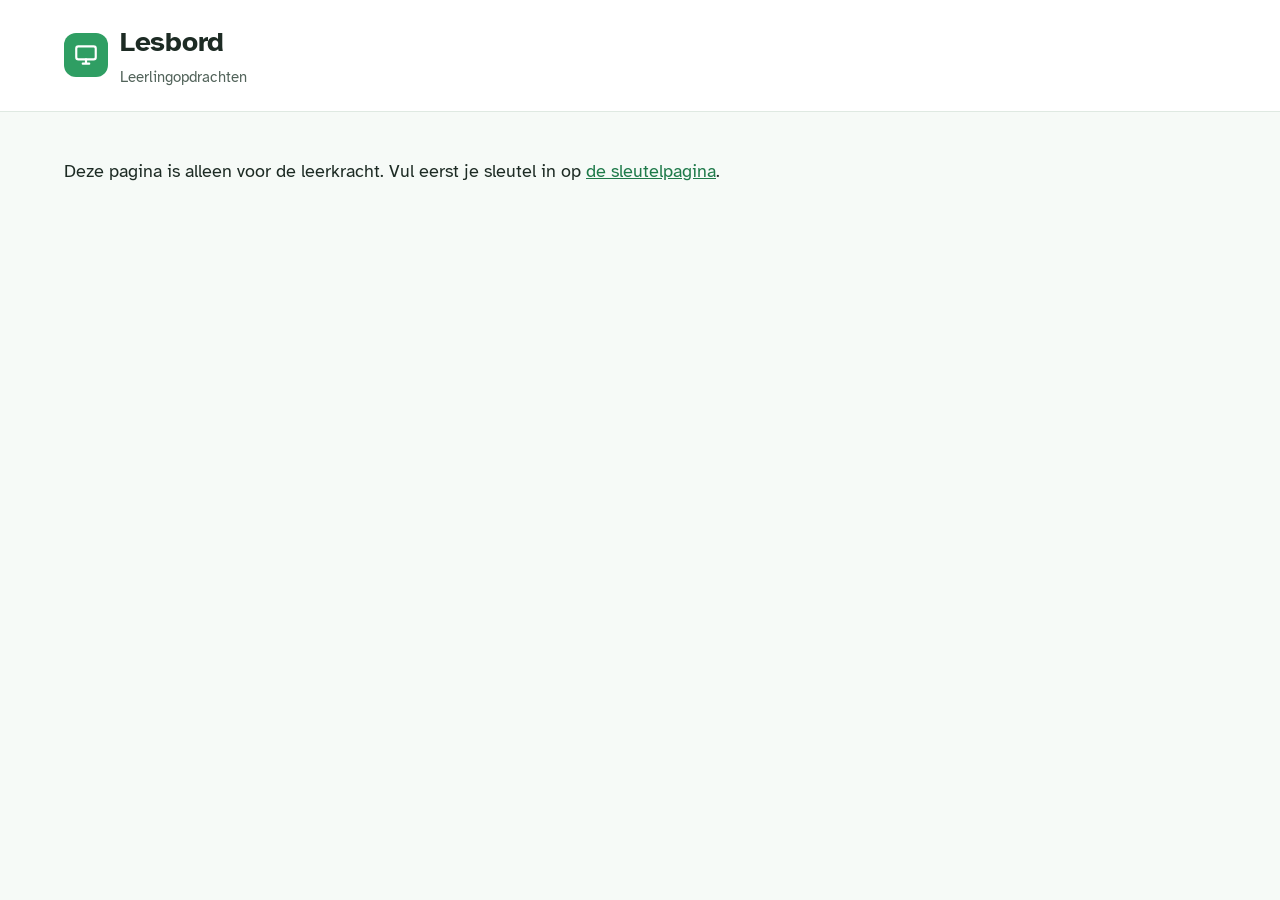
<file: leerlingopdrachten.html>
<!doctype html>
<html lang="nl">
<head>
  <meta charset="utf-8">
  <meta name="viewport" content="width=device-width, initial-scale=1">
  <title>Leerlingopdrachten · Lesbord</title>
  <link rel="preconnect" href="https://fonts.googleapis.com">
  <link rel="preconnect" href="https://fonts.gstatic.com" crossorigin>
  <link href="https://fonts.googleapis.com/css2?family=Atkinson+Hyperlegible:wght@400;700&display=swap" rel="stylesheet">
  <link rel="stylesheet" href="assets/style.css?v=8b111501">
  <link rel="icon" href="data:image/svg+xml,%3Csvg xmlns='http://www.w3.org/2000/svg' viewBox='0 0 32 32'%3E%3Crect width='32' height='32' rx='8' fill='%232f9e63'/%3E%3Crect x='7' y='9' width='18' height='12' rx='2' fill='none' stroke='white' stroke-width='2.4'/%3E%3Cpath d='M13 25h6M16 21v4' stroke='white' stroke-width='2.4' stroke-linecap='round'/%3E%3C/svg%3E">
  <style>
    .sectie { margin: 30px 0 12px; font-size: 20px; color: var(--groen-donker); }
    .sectie:first-child { margin-top: 0; }
    .vakken { grid-template-columns: repeat(auto-fill, minmax(220px, 1fr)); }
    .kaart.klikbaar { cursor: pointer; transition: border-color .15s; }
    .kaart.klikbaar:hover { border-color: var(--groen); }
    .kaart.actief { border: 2px solid var(--groen); }
    .label.rood { background: #fde8e6; color: #b3372f; }
    td span.rood { color: #b3372f; font-weight: 700; }
    .archief { background: var(--paper); border: 1px solid var(--line); border-radius: var(--radius); box-shadow: var(--schaduw); overflow: hidden; }
    .archief h3 { margin: 0; padding: 12px 18px; font-size: 15px; background: #f3f8f5; color: var(--ink-soft); border-top: 1px solid var(--line); }
    .archief h3:first-child { border-top: 0; }
    .archief a { display: flex; justify-content: space-between; gap: 12px; padding: 12px 18px; border-top: 1px solid var(--line); color: var(--ink); text-decoration: none; }
    .archief a:hover { background: #f8fbf9; }
    .archief .zacht, .zacht { color: var(--ink-soft); }
    .leeg-klein { color: var(--ink-soft); padding: 14px 18px; }
    .terug { display: inline-block; margin-bottom: 14px; color: var(--groen-donker); text-decoration: none; font-weight: 700; }
    .detail-kop { display: flex; flex-wrap: wrap; justify-content: space-between; align-items: flex-start; gap: 14px; margin-bottom: 16px; }
    .detail-kop h1 { margin: 0 0 6px; font-size: 28px; }
    .detail-kop .knoppen { display: flex; flex-wrap: wrap; gap: 8px; }
    .vlak { background: var(--paper); border: 1px solid var(--line); border-radius: var(--radius); box-shadow: var(--schaduw); padding: 18px; }
    .tabelvak { overflow-x: auto; }
    table { border-collapse: collapse; font-size: 15px; white-space: nowrap; }
    th, td { border: 1px solid var(--line); padding: 5px 8px; text-align: center; }
    th { background: #f3f8f5; }
    td.l { font-weight: 700; text-align: left; }
    td.goed { color: var(--groen-donker); }
    td.fout { background: #fde8e6; color: #b3372f; font-weight: 700; }
    td.niets { color: #b5c0ba; }
    tr.klaar td.l { background: var(--groen-licht); }
    tfoot td { font-weight: 700; background: #f8faf9; }
    .vraagkop { font-size: 12px; font-weight: 400; color: var(--ink-soft); display: block; }
    .x { background: none; border: 0; color: var(--ink-soft); cursor: pointer; font: inherit; font-size: 14px; text-decoration: underline; padding: 0; }
    .melding { padding: 12px 16px; border-radius: 10px; background: #fde8e6; color: #b3372f; }
    .kiezer h3 { margin: 14px 0 8px; font-size: 16px; display: flex; gap: 12px; align-items: baseline; }
    .kiezer h3:first-child { margin-top: 0; }
    .kiesletters { display: grid; grid-template-columns: repeat(auto-fill, minmax(64px, 1fr)); gap: 8px; }
    .kiesletter { font: 700 18px/1 inherit; font-family: inherit; padding: 12px 0; border-radius: 10px; border: 2px solid var(--line); background: #fff; color: var(--ink); cursor: pointer; }
    .kiesletter:hover { border-color: var(--groen); }
    .kiesletter[aria-pressed="true"] { background: var(--groen); border-color: var(--groen); color: #fff; }
    .kiezer .onder { display: flex; flex-wrap: wrap; gap: 10px; align-items: center; margin-top: 16px; }
    .voet { margin-top: 36px; font-size: 14px; color: var(--ink-soft); }
    .voet button { background: none; border: 0; padding: 0; font: inherit; color: var(--groen-donker); text-decoration: underline; cursor: pointer; }
  </style>
</head>
<body>
  <header class="kop">
    <div class="kop-binnen">
      <a class="merk" href="./">
        <span class="merk-logo" aria-hidden="true">
          <svg width="26" height="26" viewBox="0 0 24 24" fill="none" stroke="currentColor" stroke-width="2" stroke-linecap="round"><rect x="3" y="4" width="18" height="12" rx="2"/><path d="M9 20h6M12 16v4"/></svg>
        </span>
        <span><span class="merk-naam">Lesbord</span><br><span class="merk-sub">Leerlingopdrachten</span></span>
      </a>
    </div>
  </header>

  <main class="inhoud" id="inhoud"><p class="zacht">Even laden…</p></main>

  <script src="assets/live-config.js?v=4845a280"></script>
  <script src="assets/live.js?v=d20cbb44"></script>
  <script src="assets/github.js?v=c43a0d22"></script>
  <script>
  // Lesbord — leerlingopdrachten klaarzetten, resultaten bekijken en archiveren. Zie LESFORMAAT.md ("Leerlingopdrachten").
  (() => {
    const PLEK = "KLASTOETS";
    const $ = (id) => document.getElementById(id);
    const esc = (s) => String(s ?? "").replace(/[&<>"]/g, (c) => ({ "&": "&amp;", "<": "&lt;", ">": "&gt;", '"': "&quot;" }[c]));
    const datum = (t) => new Date(t).toLocaleDateString("nl-NL", { weekday: "long", day: "numeric", month: "long", year: "numeric" });
    const uur = (t) => new Date(t).toLocaleTimeString("nl-NL", { hour: "2-digit", minute: "2-digit" });
    const normaal = (s) => String(s || "").trim().replace(/\s+/g, " ").toLowerCase();
    const ontcijfer = (a) => JSON.parse(new TextDecoder().decode(Uint8Array.from(atob(a), (c) => c.charCodeAt(0)).reverse()));

    let vakLijst = [], overzicht = [], klas = null, plek = {}, kamers = {}, luisteraars = {}, opdrachten = {};
    let keuze = { waar: "", letters: new Set() };   // letters die in de kiezer zijn aangetikt (blijft staan als de pagina ververst)

    async function laadJson(pad) { const r = await fetch(pad, { cache: "no-store" }); if (!r.ok) throw new Error(pad); return r.json(); }
    async function laadOpdracht(id) {
      if (!opdrachten[id]) {
        const t = await laadJson(`opdrachten/${encodeURIComponent(id)}/opdracht.json`);
        if (t.soort === "woorden") t.woorden.forEach((w) => w.woord = ontcijfer(w.a)[0]);
        else if (t.soort === "sommen") t.vragen.forEach((v) => v.antwoord = ontcijfer(v.a)[0]);
        else t.vragen.forEach((v) => v.goed = ontcijfer(v.a));
        opdrachten[id] = t;
      }
      return opdrachten[id];
    }
    const aantal = (t) => t.soort === "woorden" ? `${t.vragen} woorden × 2` : t.soort === "sommen" ? `${t.vragen} sommen` : `${t.vragen} vragen`;
    const info = (id) => overzicht.find((t) => t.id === id) || { id, titel: id };
    // Welke rondes staan klaar voor de leerlingen? (ook het oude formaat met één ronde)
    function actieveRondes() {
      const a = plek.actief;
      if (!a) return {};
      if (typeof a.kamer === "string") return { [a.kamer]: { toets: a.toets, gestart: a.gestart } };
      return a;
    }
    // Voor wie staat een ronde klaar? Leeg = de hele klas.
    const voorWie = (r) => (r && Array.isArray(r.voor) && r.voor.length) ? r.voor : null;
    const voorTekst = (v) => v.length <= 4 ? `Voor ${v.join(", ")}` : `Voor ${v.length} leerlingen`;
    const voorLabel = (r) => { const v = voorWie(r); return v ? `<span class="label" title="${esc(v.join(", "))}">${esc(voorTekst(v))}</span>` : ""; };
    const alleLetters = () => klas.groepen.flatMap((g) => g.letters);
    const sorteer = (l) => { const a = alleLetters(); return [...l].sort((x, y) => (a.indexOf(x) + 1 || 999) - (a.indexOf(y) + 1 || 999)); };
    const rondeVanOpdracht = (id) => Object.entries(actieveRondes()).find(([, r]) => r.toets === id);
    const geschiedenis = () => Object.entries(plek.geschiedenis || {}).sort((x, y) => (y[1].gestart || 0) - (x[1].gestart || 0));

    function volg(k) {
      if (luisteraars[k]) return;
      luisteraars[k] = Live.luister(k, "", (w) => { kamers[k] = w || {}; teken(true); });
    }
    function telling(k) {
      const ll = (kamers[k] && kamers[k].leerlingen) || {};
      const v = Object.values(ll);
      return { klaar: v.filter((x) => x.ingeleverd).length, bezig: v.filter((x) => !x.ingeleverd).length };
    }

    // ---------- Acties ----------
    // voor: lijst met letters (alleen die leerlingen zien de opdracht), of leeg = de hele klas.
    async function zetKlaar(id, voor) {
      const k = Live.maakCode() + Live.maakCode().slice(0, 2), nu = Date.now();
      const a = plek.actief;
      const r = { toets: id, gestart: nu };
      if (voor && voor.length) r.voor = sorteer(voor);
      if (a && typeof a.kamer === "string") await Live.schrijf(PLEK, "actief", { [a.kamer]: { toets: a.toets, gestart: a.gestart } });
      await Live.schrijf(k, "info", r);
      await Live.schrijf(PLEK, `geschiedenis/${k}`, r);
      await Live.schrijf(PLEK, `actief/${k}`, r);
      keuze = { waar: "", letters: new Set() };
      location.hash = `r=${k}`;
    }
    // Andere leerlingen kiezen voor een opdracht die al klaarstaat.
    async function zetVoor(k, voor) {
      const v = voor && voor.length ? sorteer(voor) : null;
      await Live.schrijf(k, "info/voor", v, v ? "PUT" : "DELETE");
      await Live.schrijf(PLEK, `geschiedenis/${k}/voor`, v, v ? "PUT" : "DELETE");
      await Live.schrijf(PLEK, `actief/${k}/voor`, v, v ? "PUT" : "DELETE");
      keuze = { waar: "", letters: new Set() };
    }

    // Letters aantikken: alleen deze leerlingen krijgen de opdracht.
    function kiezer(waar, begin, knopTekst) {
      if (keuze.waar !== waar) keuze = { waar, letters: new Set(begin || []) };
      const n = keuze.letters.size;
      let h = `<div class="kiezer">`;
      for (const g of klas.groepen) {
        const alles = g.letters.every((l) => keuze.letters.has(l));
        h += `<h3>${esc(g.naam)} <button class="x" data-groep="${esc(g.naam)}">${alles ? "niemand" : "hele groep"}</button></h3><div class="kiesletters">`;
        h += g.letters.map((l) => `<button class="kiesletter" data-kies="${esc(l)}" aria-pressed="${keuze.letters.has(l)}">${esc(l)}</button>`).join("");
        h += `</div>`;
      }
      return h + `<div class="onder"><button class="knop hoofd" id="kiesKlaar"${n ? "" : " disabled"}>${esc(knopTekst(n))}</button>
        ${n ? `<span class="zacht">${esc(sorteer(keuze.letters).join(", "))}</span>` : `<span class="zacht">Tik de letters aan van de leerlingen die de opdracht krijgen.</span>`}</div></div>`;
    }
    function koppelKiezer(doe) {
      document.querySelectorAll("[data-kies]").forEach((b) => b.onclick = () => {
        const l = b.dataset.kies; keuze.letters.has(l) ? keuze.letters.delete(l) : keuze.letters.add(l); teken();
      });
      document.querySelectorAll("[data-groep]").forEach((b) => b.onclick = () => {
        const g = klas.groepen.find((x) => x.naam === b.dataset.groep);
        const alles = g.letters.every((l) => keuze.letters.has(l));
        g.letters.forEach((l) => alles ? keuze.letters.delete(l) : keuze.letters.add(l)); teken();
      });
      const k = $("kiesKlaar");
      if (k) k.onclick = async () => { k.disabled = true; try { await doe([...keuze.letters]); } catch (err) { alert("Dat lukte niet: " + err.message); k.disabled = false; } teken(); };
    }
    async function af(k) {
      const nu = Date.now(), a = plek.actief;
      await Live.schrijf(k, "info/gesloten", nu);
      await Live.schrijf(PLEK, `geschiedenis/${k}/af`, nu);
      if (a && typeof a.kamer === "string") await Live.schrijf(PLEK, "actief", null, "DELETE");
      else await Live.schrijf(PLEK, `actief/${k}`, null, "DELETE");
    }
    async function wis(k) {
      await Live.schrijf(k, "", null, "DELETE");
      await Live.schrijf(PLEK, `geschiedenis/${k}`, null, "DELETE");
      location.hash = "";
    }
    // Knop die eerst om bevestiging vraagt.
    function zeker(knop, vraag, doe) {
      knop.onclick = async (e) => {
        e.stopPropagation();
        if (!knop.dataset.zeker) { knop.dataset.zeker = 1; knop.dataset.oud = knop.textContent; knop.textContent = vraag; return; }
        knop.disabled = true;
        try { await doe(); } catch (err) { alert("Dat lukte niet: " + err.message); knop.disabled = false; }
        delete knop.dataset.zeker; teken();
      };
    }

    // ---------- Weergave ----------
    function teken(doorData) {
      if (doorData && document.querySelector("[data-zeker]")) return; // niet verversen terwijl een knop om bevestiging vraagt
      const h = new URLSearchParams(location.hash.slice(1));
      if (h.get("r")) return tekenRonde(h.get("r"));
      if (h.get("o")) return tekenOpdracht(h.get("o"));
      if (h.get("v")) return tekenVak(h.get("v"));
      tekenOverzicht();
    }

    const vakVan = (id) => info(id).vak || "Overig";
    function vakken() {
      const v = [...vakLijst];
      overzicht.forEach((t) => { if (!v.includes(vakVan(t.id))) v.push(vakVan(t.id)); });
      return v;
    }

    function koppelKaarten() {
      document.querySelectorAll("[data-open]").forEach((el) => el.onclick = () => {
        const r = rondeVanOpdracht(el.dataset.open);
        location.hash = r ? `r=${r[0]}` : `o=${el.dataset.open}`;
      });
      document.querySelectorAll("[data-bekijk]").forEach((b) => b.onclick = (e) => { e.stopPropagation(); location.hash = `r=${b.dataset.bekijk}`; });
      document.querySelectorAll("[data-klaar]").forEach((b) => b.onclick = async (e) => {
        e.stopPropagation(); b.disabled = true;
        try { await zetKlaar(b.dataset.klaar); } catch (err) { alert("Klaarzetten lukte niet: " + err.message); b.disabled = false; }
      });
      document.querySelectorAll("[data-kiesvoor]").forEach((b) => b.onclick = (e) => { e.stopPropagation(); location.hash = `o=${b.dataset.kiesvoor}`; });
      document.querySelectorAll("[data-af]").forEach((b) => zeker(b, "Zeker? Tik nog een keer", () => af(b.dataset.af)));
    }

    // Eén vak: de opdrachten als blokjes.
    function tekenVak(vak) {
      Object.keys(actieveRondes()).forEach(volg);
      const lijst = overzicht.filter((t) => vakVan(t.id) === vak);
      let html = `<a class="terug" href="#">← Alle vakken</a><h1 style="margin:0 0 16px">${esc(vak)}</h1>`;
      if (!lijst.length) html += `<div class="archief"><div class="leeg-klein">Er zijn nog geen opdrachten voor ${esc(vak)}. Vraag Claude om er een te maken.</div></div>`;
      html += `<div class="raster">`;
      for (const t of lijst) {
        const r = rondeVanOpdracht(t.id);
        const tel = r ? telling(r[0]) : null;
        html += `<article class="kaart klikbaar${r ? " actief" : ""}" data-open="${esc(t.id)}">
          <div class="kaart-meta"><span class="label">Groep ${esc(t.groep)}</span><span class="label grijs">${aantal(t)}</span>${r ? `<span class="label">Staat klaar</span>${voorLabel(r[1])}` : ""}</div>
          <h2>${esc(t.titel)}</h2>
          <p>${r ? `Sinds ${esc(uur(r[1].gestart))} · <b>${tel.klaar}</b> ingeleverd · ${tel.bezig} bezig` : "Staat niet klaar voor de leerlingen."}</p>
          <div class="kaart-acties">${r
            ? `<button class="knop" data-bekijk="${esc(r[0])}">Resultaten</button><button class="knop hoofd" data-af="${esc(r[0])}">Af en archiveren</button>`
            : `<button class="knop hoofd" data-klaar="${esc(t.id)}">Zet klaar voor iedereen</button><button class="knop" data-kiesvoor="${esc(t.id)}">Kies leerlingen</button>`}</div>
        </article>`;
      }
      $("inhoud").innerHTML = html + `</div>`;
      koppelKaarten();
    }

    // Startpagina: eerst de vakken, daaronder wat nu klaarstaat en het archief.
    function tekenOverzicht() {
      const act = actieveRondes();
      Object.keys(act).forEach(volg);
      let html = `<h2 class="sectie">Vakken</h2><div class="raster vakken">`;
      for (const vak of vakken()) {
        const lijst = overzicht.filter((t) => vakVan(t.id) === vak);
        const klaar = lijst.filter((t) => rondeVanOpdracht(t.id)).length;
        html += `<a class="kaart klikbaar${klaar ? " actief" : ""}" href="#v=${encodeURIComponent(vak)}" style="text-decoration:none;color:inherit">
          <h2>${esc(vak)}</h2>
          <p>${lijst.length ? `${lijst.length} ${lijst.length === 1 ? "opdracht" : "opdrachten"}` : "Nog geen opdrachten"}${klaar ? ` · <b style="color:var(--groen-donker)">${klaar} staat klaar</b>` : ""}</p>
        </a>`;
      }
      html += `</div>`;
      // Archief: afgevinkte rondes, per dag.
      const arch = geschiedenis().filter(([, r]) => r.af);
      html += `<h2 class="sectie">Archief</h2><div class="archief">`;
      if (!arch.length) html += `<div class="leeg-klein">Nog niets gearchiveerd. Tik op <b>Af en archiveren</b> als een opdracht klaar is.</div>`;
      let dag = "";
      for (const [k, r] of arch) {
        const d = datum(r.gestart);
        if (d !== dag) { dag = d; html += `<h3>${esc(d.charAt(0).toUpperCase() + d.slice(1))}</h3>`; }
        html += `<a href="#r=${esc(k)}"><span><b>${esc(info(r.toets).titel)}</b> <span class="zacht">· ${esc(vakVan(r.toets))}${voorWie(r) ? ` · ${esc(voorTekst(voorWie(r)).toLowerCase())}` : ""}</span></span><span class="zacht">${esc(uur(r.gestart))}</span></a>`;
      }
      html += `</div><p class="voet">De leerlingen gebruiken altijd dezelfde link: <b>${esc(kinderLink())}</b> <button id="kopieer">kopieer</button></p>`;
      $("inhoud").innerHTML = html;
      $("kopieer").onclick = async () => { try { await navigator.clipboard.writeText(kinderLink()); $("kopieer").textContent = "gekopieerd ✓"; } catch {} };
    }
    const kinderLink = () => new URL("opdracht.html", location.href).href.replace(/[?#].*$/, "");

    // Een opdracht die nu niet klaarstaat: klaarzetten, of eerdere rondes bekijken.
    function tekenOpdracht(id) {
      const r = rondeVanOpdracht(id);
      if (r) { location.hash = `r=${r[0]}`; return; }
      const t = info(id);
      const terugNaar = `#v=${encodeURIComponent(vakVan(id))}`;
      const eerder = geschiedenis().filter(([, x]) => x.toets === id);
      $("inhoud").innerHTML = `<a class="terug" href="${terugNaar}">← ${esc(vakVan(id))}</a>
        <div class="detail-kop"><div><h1>${esc(t.titel)}</h1><div class="kaart-meta"><span class="label">Groep ${esc(t.groep)}</span><span class="label grijs">${aantal(t)}</span><span class="label grijs">Staat niet klaar</span></div></div>
        <div class="knoppen"><button class="knop hoofd" id="klaar">Zet klaar voor iedereen</button></div></div>
        <h2 class="sectie">Of alleen voor bepaalde leerlingen</h2><div class="vlak">${kiezer(`o=${id}`, [], (n) => n ? `Zet klaar voor ${n} ${n === 1 ? "leerling" : "leerlingen"}` : "Zet klaar")}</div>
        <h2 class="sectie">Eerder gemaakt</h2><div class="archief">${eerder.length ? eerder.map(([k, x]) => `<a href="#r=${esc(k)}"><span>${esc(datum(x.gestart))}${voorWie(x) ? ` <span class="zacht">· ${esc(voorTekst(voorWie(x)).toLowerCase())}</span>` : ""}</span><span class="zacht">${esc(uur(x.gestart))}</span></a>`).join("") : `<div class="leeg-klein">Deze opdracht is nog niet eerder gemaakt.</div>`}</div>`;
      $("klaar").onclick = async () => { $("klaar").disabled = true; try { await zetKlaar(id); } catch (err) { alert(err.message); $("klaar").disabled = false; } };
      koppelKiezer((l) => zetKlaar(id, l));
    }

    // Welke letters komen in de tabel? Bij een opdracht voor bepaalde leerlingen alleen die (plus wie toch begon).
    function letters(ll, voor) {
      const l = voor ? [...voor] : alleLetters();
      Object.keys(ll).forEach((x) => { if (!l.includes(x)) l.push(x); });
      return l;
    }
    function score(t, d) {
      const ant = (d && d.antwoorden) || [];
      return t.vragen.map((v, i) => { const g = ant[i] || ""; return { gegeven: g, ingevuld: !!g.trim(), goed: v.goed.some((x) => normaal(x) === normaal(g)) }; });
    }

    async function tekenRonde(k) {
      volg(k);
      const h = new URLSearchParams(location.hash.slice(1));
      const kamer = kamers[k];
      if (!kamer) { $("inhoud").innerHTML = `<a class="terug" href="#">← Terug</a><p class="zacht">Laden…</p>`; return; }
      if (!kamer.info) { $("inhoud").innerHTML = `<a class="terug" href="#">← Terug</a><p class="melding">Deze resultaten bestaan niet meer.</p>`; return; }
      const t = await laadOpdracht(kamer.info.toets).catch(() => null);
      if (!t) { $("inhoud").innerHTML = `<a class="terug" href="#">← Terug</a><p class="melding">Deze opdracht is niet meer te vinden.</p>`; return; }
      if (t.soort === "woorden") return tekenWoordenRonde(k, kamer, t, h);
      if (t.soort === "sommen") return tekenSommenRonde(k, kamer, t, h);
      const actief = !!actieveRondes()[k];
      const terug = actief ? `<a class="terug" href="#v=${encodeURIComponent(vakVan(t.id))}">← ${esc(vakVan(t.id))}</a>` : `<a class="terug" href="#">← Terug</a>`;
      const ll = kamer.leerlingen || {};
      const telGoed = t.vragen.map(() => 0); let klaar = 0, bezig = 0, rijen = "";
      const voor = voorWie(kamer.info);
      const lijst = letters(ll, voor);
      const pasAan = h.get("kies") === "1";
      for (const l of lijst) {
        const d = ll[l];
        if (!d) { rijen += `<tr><td class="l">${esc(l)}</td><td class="zacht">niet begonnen</td><td></td>${t.vragen.map(() => `<td class="niets">·</td>`).join("")}<td></td></tr>`; continue; }
        const s = score(t, d), goed = s.filter((x) => x.goed).length;
        if (d.ingeleverd) { klaar++; s.forEach((x, i) => { if (x.goed) telGoed[i]++; }); } else bezig++;
        rijen += `<tr class="${d.ingeleverd ? "klaar" : ""}"><td class="l">${esc(l)}</td>
          <td>${d.ingeleverd ? "✓ ingeleverd" : `bezig (${s.filter((x) => x.ingevuld).length}/${t.vragen.length})`}</td>
          <td><b>${goed}</b>/${t.vragen.length}</td>
          ${s.map((x) => x.goed ? `<td class="goed">✓</td>` : x.ingevuld ? `<td class="fout">${esc(x.gegeven)}</td>` : `<td class="niets">–</td>`).join("")}
          <td>${actief ? `<button class="x" data-vrij="${esc(l)}" title="Wist de antwoorden van deze letter, zodat het kind opnieuw kan beginnen">vrijgeven</button>` : ""}</td></tr>`;
      }
      const status = actief ? `<span class="label">Staat klaar sinds ${esc(uur(kamer.info.gestart))}</span>`
        : `<span class="label grijs">Gearchiveerd</span>`;
      $("inhoud").innerHTML = `${terug}
        <div class="detail-kop"><div><h1>${esc(t.titel)}</h1>
          <div class="kaart-meta"><span class="label grijs">${esc(vakVan(t.id))}</span><span class="label grijs">${esc(datum(kamer.info.gestart))}</span>${status}${voor ? voorLabel(kamer.info) : `<span class="label grijs">Voor iedereen</span>`}</div></div>
          <div class="knoppen">
            ${actief && !pasAan ? `<button class="knop" id="pasAan">Leerlingen aanpassen</button>` : ""}
            <button class="knop" id="download">Download voor Excel</button>
            ${actief ? `<button class="knop hoofd" id="af">Af en archiveren</button>` : `<button class="knop rood" id="wis">Wis uit archief</button>`}
          </div></div>
        ${actief && pasAan ? `<div class="vlak" style="margin-bottom:16px"><p style="margin-top:0"><b>Voor wie staat deze opdracht klaar?</b> <button class="x" id="iedereen">voor iedereen</button> · <a class="x" href="#r=${esc(k)}">annuleren</a></p>${kiezer(`r=${k}`, voor || [], () => "Opslaan")}</div>` : ""}
        <div class="vlak">
          <p style="margin-top:0"><b>${klaar}</b> ingeleverd · <b>${bezig}</b> bezig · <b>${lijst.length - klaar - bezig}</b> niet begonnen</p>
          <div class="tabelvak"><table>
            <thead><tr><th>Letter</th><th>Status</th><th>Score</th>${t.vragen.map((v, i) => `<th title="${esc(v.voor)} … ${esc(v.na)}">${i + 1}<span class="vraagkop">${esc(v.goed[0])}</span></th>`).join("")}<th></th></tr></thead>
            <tbody>${rijen}</tbody>
            <tfoot><tr><td class="l">Goed</td><td colspan="2">van de ${klaar} ingeleverd</td>${telGoed.map((n) => `<td>${klaar ? Math.round(100 * n / klaar) + "%" : ""}</td>`).join("")}<td></td></tr></tfoot>
          </table></div>
          <p class="zacht" style="font-size:14px;margin-bottom:0">Een rood vakje laat zien wat het kind invulde. Bovenaan elke kolom staat het goede antwoord. Hoofdletters en spaties tellen niet mee.</p>
        </div>`;
      $("download").onclick = () => download(t, kamer);
      if ($("pasAan")) $("pasAan").onclick = () => { keuze = { waar: "" }; location.hash = `r=${k}&kies=1`; };
      if ($("iedereen")) $("iedereen").onclick = async () => { await zetVoor(k, null); location.hash = `r=${k}`; };
      if (pasAan) koppelKiezer(async (l) => { await zetVoor(k, l); location.hash = `r=${k}`; });
      if ($("af")) zeker($("af"), "Zeker? Tik nog een keer", () => af(k));
      if ($("wis")) zeker($("wis"), "Echt wissen? Download eerst! Tik nog een keer", () => wis(k));
      document.querySelectorAll("[data-vrij]").forEach((b) => zeker(b, "zeker?", () => Live.schrijf(k, `leerlingen/${b.dataset.vrij}`, null, "DELETE")));
    }

    // ---------- Woorden oefenen: per leerling per woord hoe vaak het fout ging (ronde 1 overtypen, ronde 2 uit het hoofd) ----------
    function woordStand(t, d) {
      const n = t.woorden.length, stap = (d && d.stap) || 0, f = (d && d.fouten) || {};
      return t.woorden.map((w, i) => [i, i + n].map((s) => ({ gedaan: stap > s, bezig: stap === s, fout: f["w" + s] || [] })));
    }
    function tekenWoordenRonde(k, kamer, t, h) {
      const actief = !!actieveRondes()[k], n = t.woorden.length;
      const terug = actief ? `<a class="terug" href="#v=${encodeURIComponent(vakVan(t.id))}">← ${esc(vakVan(t.id))}</a>` : `<a class="terug" href="#">← Terug</a>`;
      const ll = kamer.leerlingen || {}, voor = voorWie(kamer.info), lijst = letters(ll, voor), pasAan = h.get("kies") === "1";
      let klaar = 0, bezig = 0, rijen = "";
      const foutPerWoord = t.woorden.map(() => 0), bereikt = t.woorden.map(() => 0);
      const cel = (x) => x.fout.length ? `<span class="rood" title="${esc(x.fout.join(", "))}">${esc(x.fout.join(", "))}</span>${x.gedaan ? "" : " …"}` : x.gedaan ? "✓" : x.bezig ? "…" : "·";
      for (const l of lijst) {
        const d = ll[l];
        if (!d) { rijen += `<tr><td class="l">${esc(l)}</td><td class="zacht">niet begonnen</td><td></td>${t.woorden.map(() => `<td class="niets">·</td>`).join("")}<td></td></tr>`; continue; }
        const st = woordStand(t, d), stap = d.stap || 0;
        d.ingeleverd ? klaar++ : bezig++;
        st.forEach(([, r2], i) => { if (r2.gedaan) { bereikt[i]++; if (r2.fout.length) foutPerWoord[i]++; } });
        const totaal = st.reduce((s, [a, b]) => s + a.fout.length + b.fout.length, 0);
        const hoofdGoed = st.filter(([, b]) => b.gedaan && !b.fout.length).length;
        rijen += `<tr class="${d.ingeleverd ? "klaar" : ""}"><td class="l">${esc(l)}</td>
          <td>${d.ingeleverd ? "✓ klaar" : `bezig (${stap}/${2 * n})`}</td>
          <td><b>${hoofdGoed}</b>/${n}<br><span class="zacht" style="font-size:13px">${totaal} ${totaal === 1 ? "fout" : "fouten"}</span></td>
          ${st.map(([a, b]) => `<td class="${a.fout.length || b.fout.length ? "fout" : a.gedaan ? "goed" : "niets"}" style="font-weight:400">${cel(a)}<br>${cel(b)}</td>`).join("")}
          <td>${actief ? `<button class="x" data-vrij="${esc(l)}" title="Wist de voortgang van deze letter, zodat het kind opnieuw kan beginnen">vrijgeven</button>` : ""}</td></tr>`;
      }
      const status = actief ? `<span class="label">Staat klaar sinds ${esc(uur(kamer.info.gestart))}</span>` : `<span class="label grijs">Gearchiveerd</span>`;
      $("inhoud").innerHTML = `${terug}
        <div class="detail-kop"><div><h1>${esc(t.titel)}</h1>
          <div class="kaart-meta"><span class="label grijs">${esc(vakVan(t.id))}</span><span class="label grijs">${esc(datum(kamer.info.gestart))}</span>${status}${voor ? voorLabel(kamer.info) : `<span class="label grijs">Voor iedereen</span>`}</div></div>
          <div class="knoppen">
            ${actief && !pasAan ? `<button class="knop" id="pasAan">Leerlingen aanpassen</button>` : ""}
            <button class="knop" id="download">Download voor Excel</button>
            ${actief ? `<button class="knop hoofd" id="af">Af en archiveren</button>` : `<button class="knop rood" id="wis">Wis uit archief</button>`}
          </div></div>
        ${actief && pasAan ? `<div class="vlak" style="margin-bottom:16px"><p style="margin-top:0"><b>Voor wie staat deze opdracht klaar?</b> <button class="x" id="iedereen">voor iedereen</button> · <a class="x" href="#r=${esc(k)}">annuleren</a></p>${kiezer(`r=${k}`, voor || [], () => "Opslaan")}</div>` : ""}
        <div class="vlak">
          <p style="margin-top:0"><b>${klaar}</b> klaar · <b>${bezig}</b> bezig · <b>${lijst.length - klaar - bezig}</b> niet begonnen</p>
          <div class="tabelvak"><table>
            <thead><tr><th>Letter</th><th>Status</th><th>Uit het hoofd<br>meteen goed</th>${t.woorden.map((w, i) => `<th>${i + 1}<span class="vraagkop">${esc(w.woord)}</span></th>`).join("")}<th></th></tr></thead>
            <tbody>${rijen}</tbody>
            <tfoot><tr><td class="l">Fout uit het hoofd</td><td colspan="2">wie ronde 2 deed</td>${foutPerWoord.map((f, i) => `<td>${bereikt[i] ? `${f}/${bereikt[i]}` : ""}</td>`).join("")}<td></td></tr></tfoot>
          </table></div>
          <p class="zacht" style="font-size:14px;margin-bottom:0">Per woord staan twee regels: boven ronde 1 (overtypen), onder ronde 2 (uit het hoofd). ✓ = meteen goed. Rood = wat het kind eerst fout typte, daarna probeerde het opnieuw tot het goed was. … = daar is het kind nu.</p>
        </div>`;
      $("download").onclick = () => downloadWoorden(t, kamer);
      if ($("pasAan")) $("pasAan").onclick = () => { keuze = { waar: "" }; location.hash = `r=${k}&kies=1`; };
      if ($("iedereen")) $("iedereen").onclick = async () => { await zetVoor(k, null); location.hash = `r=${k}`; };
      if (pasAan) koppelKiezer(async (l) => { await zetVoor(k, l); location.hash = `r=${k}`; });
      if ($("af")) zeker($("af"), "Zeker? Tik nog een keer", () => af(k));
      if ($("wis")) zeker($("wis"), "Echt wissen? Download eerst! Tik nog een keer", () => wis(k));
      document.querySelectorAll("[data-vrij]").forEach((b) => zeker(b, "zeker?", () => Live.schrijf(k, `leerlingen/${b.dataset.vrij}`, null, "DELETE")));
    }
    // ---------- Sommen: per leerling per som meteen goed, na pogingen goed, overgeslagen of nog open ----------
    function somStand(t, d) {
      const g = (d && d.goed) || {}, f = (d && d.fouten) || {}, over = d && d.overgeslagen;
      return t.vragen.map((_, i) => ({ goed: !!g["v" + i], fout: f["v" + i] || [], over: over === "v" + i }));
    }
    function tekenSommenRonde(k, kamer, t, h) {
      const actief = !!actieveRondes()[k], n = t.vragen.length;
      const terug = actief ? `<a class="terug" href="#v=${encodeURIComponent(vakVan(t.id))}">← ${esc(vakVan(t.id))}</a>` : `<a class="terug" href="#">← Terug</a>`;
      const ll = kamer.leerlingen || {}, voor = voorWie(kamer.info), lijst = letters(ll, voor), pasAan = h.get("kies") === "1";
      let klaar = 0, bezig = 0, rijen = "";
      const meteen = t.vragen.map(() => 0), gedaan = t.vragen.map(() => 0);
      for (const l of lijst) {
        const d = ll[l];
        if (!d) { rijen += `<tr><td class="l">${esc(l)}</td><td class="zacht">niet begonnen</td><td></td>${t.vragen.map(() => `<td class="niets">·</td>`).join("")}<td></td></tr>`; continue; }
        const st = somStand(t, d), aantalGoed = st.filter((x) => x.goed).length;
        d.ingeleverd ? klaar++ : bezig++;
        st.forEach((x, i) => { if (x.goed) { gedaan[i]++; if (!x.fout.length) meteen[i]++; } });
        rijen += `<tr class="${d.ingeleverd ? "klaar" : ""}"><td class="l">${esc(l)}</td>
          <td>${d.ingeleverd ? "✓ klaar" : `bezig (${aantalGoed}/${n} goed)`}</td>
          <td><b>${st.filter((x) => x.goed && !x.fout.length).length}</b>/${n}</td>
          ${st.map((x) => {
            const fout = x.fout.length ? `<span class="rood" title="${esc(x.fout.join("; "))}">${esc(x.fout.join("; "))}</span>` : "";
            if (x.goed) return `<td class="${x.fout.length ? "fout" : "goed"}" style="font-weight:400">${fout ? fout + "<br>✓" : "✓"}</td>`;
            return `<td class="${x.fout.length ? "fout" : "niets"}" style="font-weight:400">${fout}${x.over ? `${fout ? "<br>" : ""}<span class="zacht">overgeslagen</span>` : fout ? "" : "·"}</td>`;
          }).join("")}
          <td>${actief ? `<button class="x" data-vrij="${esc(l)}" title="Wist de voortgang van deze letter, zodat het kind opnieuw kan beginnen">vrijgeven</button>` : ""}</td></tr>`;
      }
      const status = actief ? `<span class="label">Staat klaar sinds ${esc(uur(kamer.info.gestart))}</span>` : `<span class="label grijs">Gearchiveerd</span>`;
      $("inhoud").innerHTML = `${terug}
        <div class="detail-kop"><div><h1>${esc(t.titel)}</h1>
          <div class="kaart-meta"><span class="label grijs">${esc(vakVan(t.id))}</span><span class="label grijs">${esc(datum(kamer.info.gestart))}</span>${status}${voor ? voorLabel(kamer.info) : `<span class="label grijs">Voor iedereen</span>`}</div></div>
          <div class="knoppen">
            ${actief && !pasAan ? `<button class="knop" id="pasAan">Leerlingen aanpassen</button>` : ""}
            <button class="knop" id="download">Download voor Excel</button>
            ${actief ? `<button class="knop hoofd" id="af">Af en archiveren</button>` : `<button class="knop rood" id="wis">Wis uit archief</button>`}
          </div></div>
        ${actief && pasAan ? `<div class="vlak" style="margin-bottom:16px"><p style="margin-top:0"><b>Voor wie staat deze opdracht klaar?</b> <button class="x" id="iedereen">voor iedereen</button> · <a class="x" href="#r=${esc(k)}">annuleren</a></p>${kiezer(`r=${k}`, voor || [], () => "Opslaan")}</div>` : ""}
        <div class="vlak">
          <p style="margin-top:0"><b>${klaar}</b> klaar · <b>${bezig}</b> bezig · <b>${lijst.length - klaar - bezig}</b> niet begonnen</p>
          <div class="tabelvak"><table>
            <thead><tr><th>Letter</th><th>Status</th><th>Meteen<br>goed</th>${t.vragen.map((v, i) => `<th title="${esc((v.tekst || "").replace(/[{}]/g, ""))}">Som ${i + 1}<span class="vraagkop">${esc(v.antwoord)}${v.eenheid ? " " + esc(v.eenheid) : ""}</span></th>`).join("")}<th></th></tr></thead>
            <tbody>${rijen}</tbody>
            <tfoot><tr><td class="l">Meteen goed</td><td colspan="2">van wie de som goed heeft</td>${meteen.map((m, i) => `<td>${gedaan[i] ? `${m}/${gedaan[i]}` : ""}</td>`).join("")}<td></td></tr></tfoot>
          </table></div>
          <p class="zacht" style="font-size:14px;margin-bottom:0">✓ = goed. Rood = wat het kind eerst fout invulde; het probeerde het daarna opnieuw. De kinderen zien het goede antwoord nooit. Bovenaan elke kolom staat het goede antwoord (alleen voor jou).</p>
        </div>`;
      $("download").onclick = () => {
        const cel = (x) => `"${String(x ?? "").replace(/"/g, '""')}"`;
        const regels = [["Letter", "Status", "Meteen goed", ...t.vragen.map((v, i) => `Som ${i + 1} (${v.antwoord})`)].map(cel).join(";")];
        for (const l of letters(ll, voor)) {
          const d = ll[l];
          if (!d) { regels.push([l, "niet begonnen"].map(cel).join(";")); continue; }
          const st = somStand(t, d);
          regels.push([l, d.ingeleverd ? "klaar" : "bezig", st.filter((x) => x.goed && !x.fout.length).length,
            ...st.map((x) => (x.fout.length ? "fout: " + x.fout.join(", ") + (x.goed ? " → goed" : "") : x.goed ? "goed" : x.over ? "overgeslagen" : ""))].map(cel).join(";"));
        }
        const a = document.createElement("a");
        a.href = URL.createObjectURL(new Blob(["\uFEFF" + regels.join("\r\n")], { type: "text/csv;charset=utf-8" }));
        a.download = `${t.id}-${new Date(kamer.info.gestart).toISOString().slice(0, 10)}.csv`; a.click();
      };
      if ($("pasAan")) $("pasAan").onclick = () => { keuze = { waar: "" }; location.hash = `r=${k}&kies=1`; };
      if ($("iedereen")) $("iedereen").onclick = async () => { await zetVoor(k, null); location.hash = `r=${k}`; };
      if (pasAan) koppelKiezer(async (l) => { await zetVoor(k, l); location.hash = `r=${k}`; });
      if ($("af")) zeker($("af"), "Zeker? Tik nog een keer", () => af(k));
      if ($("wis")) zeker($("wis"), "Echt wissen? Download eerst! Tik nog een keer", () => wis(k));
      document.querySelectorAll("[data-vrij]").forEach((b) => zeker(b, "zeker?", () => Live.schrijf(k, `leerlingen/${b.dataset.vrij}`, null, "DELETE")));
    }

    function downloadWoorden(t, kamer) {
      const ll = kamer.leerlingen || {}, n = t.woorden.length;
      const cel = (s) => `"${String(s ?? "").replace(/"/g, '""')}"`;
      const kop = ["Letter", "Status", "Uit het hoofd meteen goed", "Fouten totaal"];
      t.woorden.forEach((w, i) => kop.push(`${i + 1}. ${w.woord} (overtypen)`, `${i + 1}. ${w.woord} (uit hoofd)`));
      const regels = [kop.map(cel).join(";")];
      for (const l of letters(ll, voorWie(kamer.info))) {
        const d = ll[l];
        if (!d) { regels.push([l, "niet begonnen"].map(cel).join(";")); continue; }
        const st = woordStand(t, d);
        const r = [l, d.ingeleverd ? "klaar" : `bezig (${d.stap || 0}/${2 * n})`, st.filter(([, b]) => b.gedaan && !b.fout.length).length, st.reduce((s, [a, b]) => s + a.fout.length + b.fout.length, 0)];
        st.forEach(([a, b]) => r.push(...[a, b].map((x) => x.fout.length ? x.fout.join(", ") : x.gedaan ? "goed" : "")));
        regels.push(r.map(cel).join(";"));
      }
      const a = document.createElement("a");
      a.href = URL.createObjectURL(new Blob(["\uFEFF" + regels.join("\r\n")], { type: "text/csv;charset=utf-8" }));
      a.download = `${t.id}-${new Date(kamer.info.gestart).toISOString().slice(0, 10)}.csv`; a.click();
    }

    function download(t, kamer) {
      const ll = kamer.leerlingen || {};
      const cel = (s) => `"${String(s ?? "").replace(/"/g, '""')}"`;
      const regels = [["Letter", "Status", "Score", ...t.vragen.map((v, i) => `${i + 1}. ${v.goed[0]}`)].map(cel).join(";")];
      for (const l of letters(ll, voorWie(kamer.info))) {
        const d = ll[l];
        if (!d) { regels.push([l, "niet begonnen", ""].map(cel).join(";")); continue; }
        const s = score(t, d);
        regels.push([l, d.ingeleverd ? "ingeleverd" : "niet ingeleverd", s.filter((x) => x.goed).length, ...s.map((x) => x.goed ? "goed" : (x.gegeven || ""))].map(cel).join(";"));
      }
      const a = document.createElement("a");
      a.href = URL.createObjectURL(new Blob(["﻿" + regels.join("\r\n")], { type: "text/csv;charset=utf-8" }));
      a.download = `${t.id}-${new Date(kamer.info.gestart).toISOString().slice(0, 10)}.csv`; a.click();
    }

    async function begin() {
      if (!Live.beschikbaar()) { $("inhoud").innerHTML = `<p class="melding">De live-functie staat uit (zie assets/live-config.js).</p>`; return; }
      const testModus = /^(localhost|127\.0\.0\.1)$/.test(location.hostname) && new URLSearchParams(location.search).has("live");
      if (!testModus) {
        if (!GitHub.heeftSleutel()) { $("inhoud").innerHTML = `<p>Deze pagina is alleen voor de leerkracht. Vul eerst je sleutel in op <a href="sleutel.html">de sleutelpagina</a>.</p>`; return; }
        try { await GitHub.test(); } catch (e) { $("inhoud").innerHTML = `<p class="melding">${esc(e.message)} <a href="sleutel.html">Naar de sleutelpagina</a></p>`; return; }
      }
      try { [overzicht, klas] = await Promise.all([laadJson("opdrachten/overzicht.json").then((o) => { vakLijst = o.vakken || []; return o.opdrachten || []; }), laadJson("opdrachten/klas.json")]); }
      catch { $("inhoud").innerHTML = `<p class="melding">Het overzicht van de opdrachten kon niet geladen worden.</p>`; return; }
      window.addEventListener("hashchange", () => { window.scrollTo(0, 0); teken(); });
      Live.luister(PLEK, "", (w) => { plek = w || {}; teken(true); });
    }
    begin();
  })();
  </script>
</body>
</html>
</file>
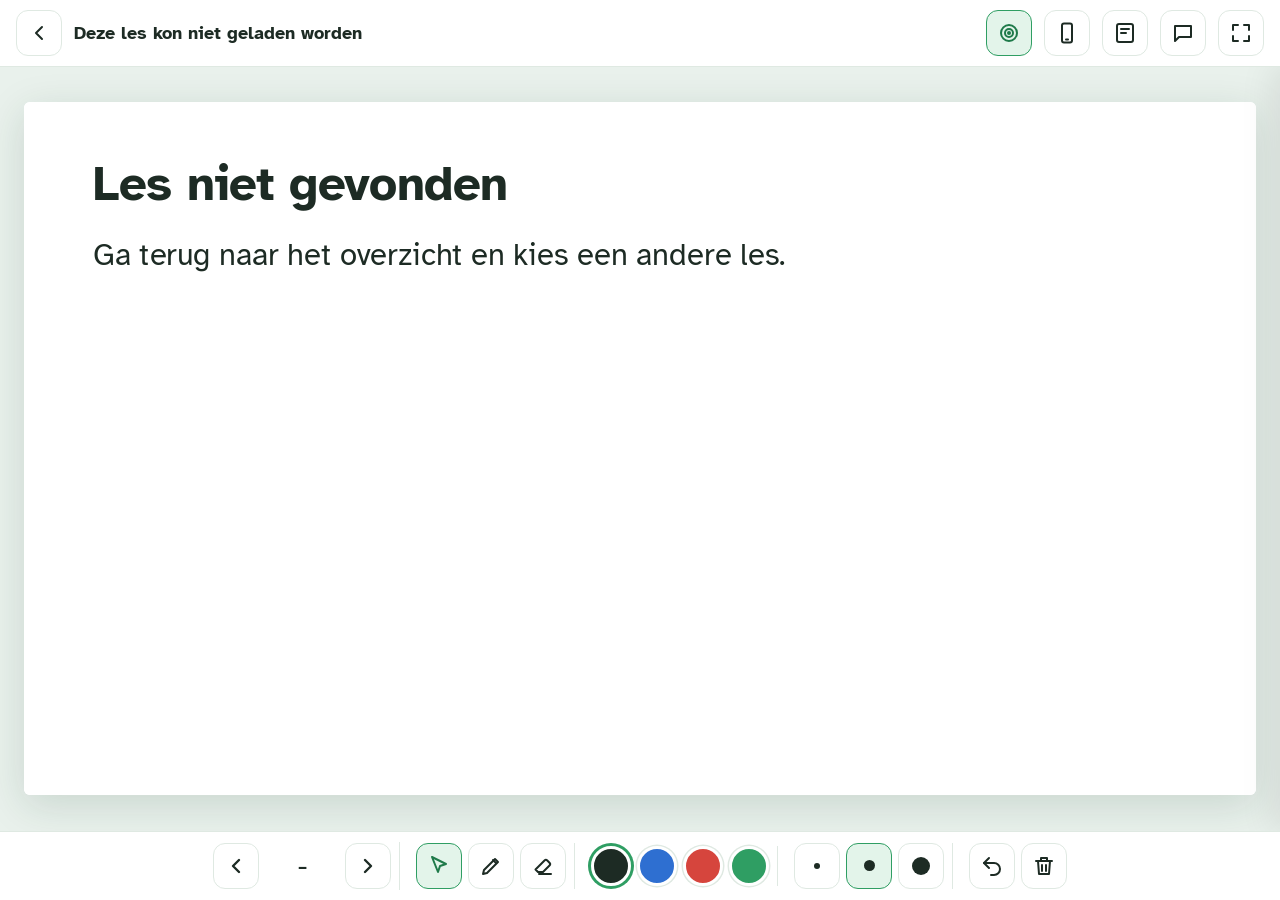
<file: les.html>
<!doctype html>
<html lang="nl">
<head>
  <meta charset="utf-8">
  <meta name="viewport" content="width=device-width, initial-scale=1, user-scalable=no">
  <title>Lesbord</title>
  <link rel="preconnect" href="https://fonts.googleapis.com">
  <link rel="preconnect" href="https://fonts.gstatic.com" crossorigin>
  <link href="https://fonts.googleapis.com/css2?family=Atkinson+Hyperlegible:wght@400;700&family=Rye&family=Caveat+Brush&family=Playpen+Sans:wght@400;700&family=Caveat:wght@500;700&family=Lora:ital,wght@0,400;0,700;1,400&family=Fredoka:wght@400;600&display=swap" rel="stylesheet">
  <link rel="stylesheet" href="assets/style.css?v=8b111501">
  <link rel="icon" href="data:image/svg+xml,%3Csvg xmlns='http://www.w3.org/2000/svg' viewBox='0 0 32 32'%3E%3Crect width='32' height='32' rx='8' fill='%232f9e63'/%3E%3Crect x='7' y='9' width='18' height='12' rx='2' fill='none' stroke='white' stroke-width='2.4'/%3E%3Cpath d='M13 25h6M16 21v4' stroke='white' stroke-width='2.4' stroke-linecap='round'/%3E%3C/svg%3E">
</head>
<body class="bord">
  <div class="bord-wrap" id="app">
    <div class="bord-top">
      <a class="ikoon-knop" href="./" title="Terug naar alle lessen" aria-label="Terug naar alle lessen">
        <svg viewBox="0 0 24 24" fill="none" stroke="currentColor" stroke-width="2" stroke-linecap="round" stroke-linejoin="round"><path d="M15 18l-6-6 6-6"/></svg>
      </a>
      <div class="titel" id="titel">Les laden…</div>
      <span class="label fase-label" id="fase" hidden></span>
      <button class="ikoon-knop" id="knop-lesdoel" title="Lesdoel tonen of verbergen" aria-label="Lesdoel tonen of verbergen" aria-pressed="true" hidden>
        <svg viewBox="0 0 24 24" fill="none" stroke="currentColor" stroke-width="2"><circle cx="12" cy="12" r="8"/><circle cx="12" cy="12" r="4"/><circle cx="12" cy="12" r="1" fill="currentColor"/></svg>
      </button>
      <button class="ikoon-knop" id="knop-live" title="Telefoons laten meedoen" aria-label="Telefoons laten meedoen" aria-pressed="false" hidden>
        <svg viewBox="0 0 24 24" fill="none" stroke="currentColor" stroke-width="2" stroke-linecap="round" stroke-linejoin="round"><rect x="7" y="2.5" width="10" height="19" rx="2"/><path d="M11 18.5h2"/></svg>
      </button>
      <button class="ikoon-knop" id="knop-klad" title="Leeg kladblad" aria-label="Leeg kladblad" aria-pressed="false">
        <svg viewBox="0 0 24 24" fill="none" stroke="currentColor" stroke-width="2" stroke-linecap="round" stroke-linejoin="round"><rect x="4" y="3" width="16" height="18" rx="2"/><path d="M8 8h8M8 12h5"/></svg>
      </button>
      <button class="ikoon-knop" id="knop-notities" title="Notities voor de leerkracht" aria-label="Notities voor de leerkracht" aria-pressed="false">
        <svg viewBox="0 0 24 24" fill="none" stroke="currentColor" stroke-width="2" stroke-linecap="round" stroke-linejoin="round"><path d="M4 5h16v11H8l-4 4z"/></svg>
      </button>
      <button class="ikoon-knop" id="knop-scherm" title="Volledig scherm" aria-label="Volledig scherm">
        <svg viewBox="0 0 24 24" fill="none" stroke="currentColor" stroke-width="2" stroke-linecap="round" stroke-linejoin="round"><path d="M4 9V4h5M20 9V4h-5M4 15v5h5M20 15v5h-5"/></svg>
      </button>
    </div>

    <div class="podium" id="podium">
      <div class="dia-houder" id="houder">
        <div class="dia" id="dia"></div>
        <canvas class="tekenlaag aanwijzen" id="laag"></canvas>
      </div>
      <aside class="notities" id="notities" aria-label="Notities voor de leerkracht">
        <h3>Notitie bij dit scherm</h3>
        <div class="notitie-tekst" id="notitie-tekst"></div>
      </aside>
    </div>

    <div class="scorebalk" id="scorebalk" hidden>
      <div class="score-teams" id="score-teams" aria-live="polite"></div>
      <button class="knop hoofd" id="score-open" aria-expanded="false" aria-controls="scorepaneel">Punten geven</button>
    </div>
    <div class="scorepaneel" id="scorepaneel" hidden role="dialog" aria-label="Punten geven"></div>
    <div class="livepaneel" id="livepaneel" hidden role="dialog" aria-label="Telefoons laten meedoen"></div>
    <div class="schermlijst" id="schermlijst" hidden role="dialog" aria-label="Ga naar een ander scherm"></div>

    <div class="gereedschap" id="gereedschap">
      <div class="groep-gereedschap">
        <button class="ikoon-knop" id="vorige" title="Vorig scherm" aria-label="Vorig scherm">
          <svg viewBox="0 0 24 24" fill="none" stroke="currentColor" stroke-width="2.4" stroke-linecap="round" stroke-linejoin="round"><path d="M15 18l-6-6 6-6"/></svg>
        </button>
        <button class="teller-dia" id="teller" title="Ga naar een ander scherm" aria-haspopup="dialog" aria-expanded="false" aria-controls="schermlijst">–</button>
        <button class="ikoon-knop" id="volgende" title="Volgend scherm" aria-label="Volgend scherm">
          <svg viewBox="0 0 24 24" fill="none" stroke="currentColor" stroke-width="2.4" stroke-linecap="round" stroke-linejoin="round"><path d="M9 18l6-6-6-6"/></svg>
        </button>
      </div>
      <div class="groep-gereedschap">
        <button class="ikoon-knop" data-modus="aanwijzen" title="Aanwijzen (niet schrijven)" aria-label="Aanwijzen" aria-pressed="true">
          <svg viewBox="0 0 24 24" fill="none" stroke="currentColor" stroke-width="2" stroke-linejoin="round"><path d="M5 3l14 7-6 2-2 6z"/></svg>
        </button>
        <button class="ikoon-knop" data-modus="pen" title="Pen" aria-label="Pen" aria-pressed="false">
          <svg viewBox="0 0 24 24" fill="none" stroke="currentColor" stroke-width="2" stroke-linecap="round" stroke-linejoin="round"><path d="M4 20l4-1 11-11-3-3L5 16z"/><path d="M14 6l3 3"/></svg>
        </button>
        <button class="ikoon-knop" data-modus="gum" title="Gum" aria-label="Gum" aria-pressed="false">
          <svg viewBox="0 0 24 24" fill="none" stroke="currentColor" stroke-width="2" stroke-linecap="round" stroke-linejoin="round"><path d="M8 20h12M4.5 15.5l9-9a2 2 0 0 1 2.8 0l2.2 2.2a2 2 0 0 1 0 2.8L12 18H7z"/></svg>
        </button>
      </div>
      <div class="groep-gereedschap" id="kleuren">
        <button class="kleur" data-kleur="#1d2b24" style="background:#1d2b24" title="Zwart" aria-label="Zwart" aria-pressed="true"></button>
        <button class="kleur" data-kleur="#2e6fd1" style="background:#2e6fd1" title="Blauw" aria-label="Blauw" aria-pressed="false"></button>
        <button class="kleur" data-kleur="#d6453d" style="background:#d6453d" title="Rood" aria-label="Rood" aria-pressed="false"></button>
        <button class="kleur" data-kleur="#2f9e63" style="background:#2f9e63" title="Groen" aria-label="Groen" aria-pressed="false"></button>
      </div>
      <div class="groep-gereedschap" id="diktes">
        <button class="dikte" data-dikte="4" title="Dun" aria-label="Dun" aria-pressed="false"><span style="width:6px;height:6px"></span></button>
        <button class="dikte" data-dikte="8" title="Middel" aria-label="Middel" aria-pressed="true"><span style="width:11px;height:11px"></span></button>
        <button class="dikte" data-dikte="16" title="Dik" aria-label="Dik" aria-pressed="false"><span style="width:18px;height:18px"></span></button>
      </div>
      <div class="groep-gereedschap">
        <button class="ikoon-knop" id="ongedaan" title="Ongedaan maken" aria-label="Ongedaan maken">
          <svg viewBox="0 0 24 24" fill="none" stroke="currentColor" stroke-width="2" stroke-linecap="round" stroke-linejoin="round"><path d="M9 14L4 9l5-5"/><path d="M4 9h10a6 6 0 0 1 0 12h-3"/></svg>
        </button>
        <button class="ikoon-knop" id="wissen" title="Alles op dit scherm wissen" aria-label="Alles op dit scherm wissen">
          <svg viewBox="0 0 24 24" fill="none" stroke="currentColor" stroke-width="2" stroke-linecap="round" stroke-linejoin="round"><path d="M4 7h16M10 11v6M14 11v6M6 7l1 13h10l1-13M9 7V4h6v3"/></svg>
        </button>
      </div>
    </div>
  </div>

  <script src="assets/blokken.js?v=400fb80c"></script>
  <script src="assets/score.js?v=fbf0a447"></script>
  <script src="assets/vendor/qrcode.js?v=4c79be16"></script>
  <script src="assets/live-config.js?v=4845a280"></script>
  <script src="assets/live.js?v=d20cbb44"></script>
  <script src="assets/live-host.js?v=f01e3897"></script>
  <script src="assets/spellen.js?v=3056ac19"></script>
  <script src="assets/bord.js?v=05e4b206"></script>
</body>
</html>
</file>
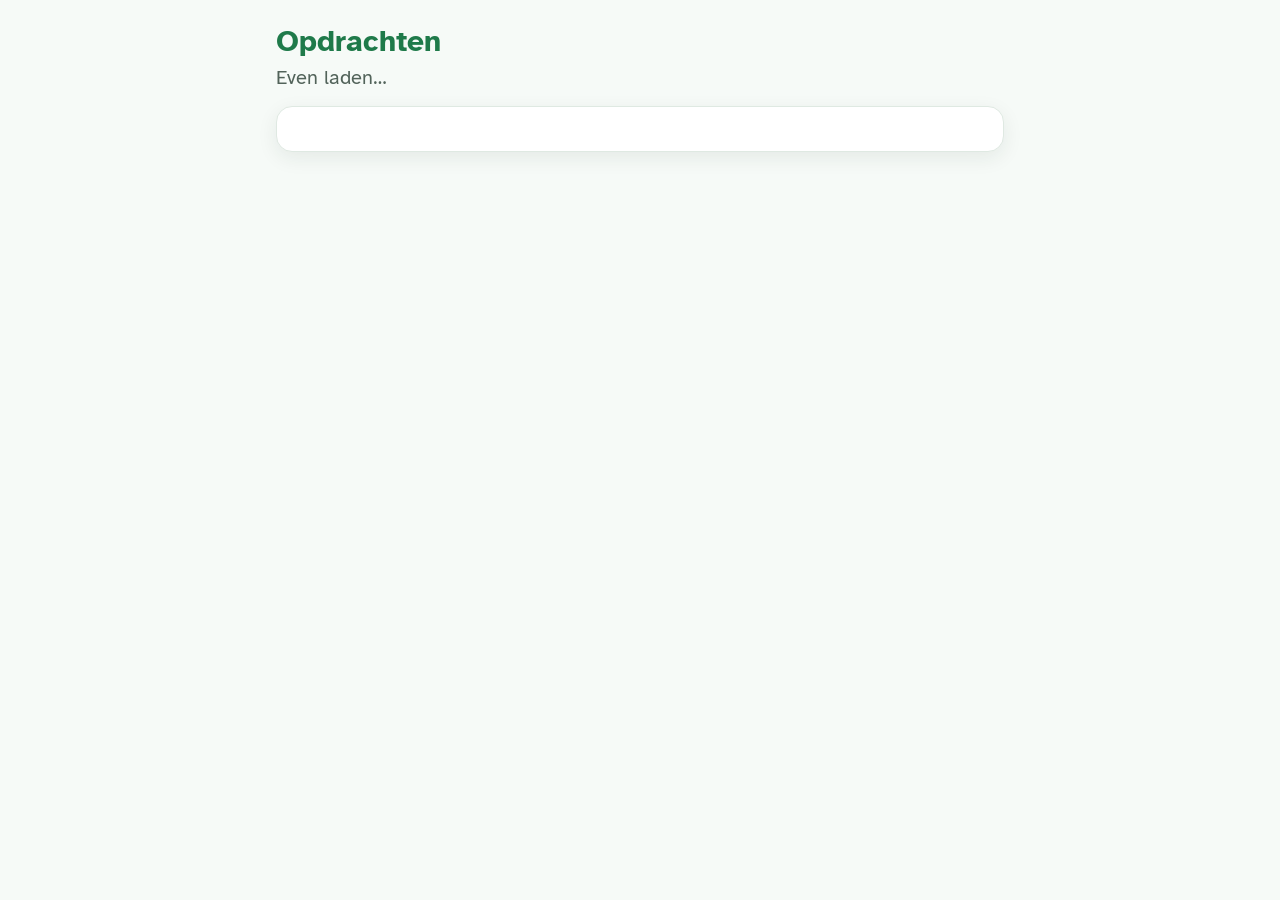
<file: opdracht.html>
<!doctype html>
<html lang="nl">
<head>
  <meta charset="utf-8">
  <meta name="viewport" content="width=device-width, initial-scale=1">
  <title>Opdracht · Lesbord</title>
  <link rel="preconnect" href="https://fonts.googleapis.com">
  <link rel="preconnect" href="https://fonts.gstatic.com" crossorigin>
  <link href="https://fonts.googleapis.com/css2?family=Atkinson+Hyperlegible:wght@400;700&family=Noto+Color+Emoji&display=swap" rel="stylesheet">
  <style>
    :root {
      --achter: #f6faf7; --vlak: #ffffff; --rand: #dfe9e2; --tekst: #1d2b24; --zacht: #52635a;
      --accent: #2f9e63; --accent-schaduw: #1f7a4a; --kop: #1f7a4a; --label: #e3f4ea; --fout: #c0392b;
    }
    * { box-sizing: border-box; }
    html, body { margin: 0; min-height: 100%; }
    body { font: 20px/1.45 "Atkinson Hyperlegible", system-ui, sans-serif; color: var(--tekst); background: var(--achter); }
    main { max-width: 760px; margin: 0 auto; padding: 18px 16px 60px; }
    h1 { font-size: 30px; line-height: 1.15; color: var(--kop); margin: 6px 0 4px; }
    h2 { font-size: 22px; margin: 18px 0 10px; }
    h2:first-child { margin-top: 0; }
    .sub { color: var(--zacht); margin: 0 0 14px; min-height: 1.4em; }
    .vlak { background: var(--vlak); border: 1px solid var(--rand); border-radius: 16px; padding: 22px 20px; box-shadow: 0 6px 20px rgba(20,50,35,.08); }
    .knop {
      font: inherit; font-size: 22px; font-weight: 700; padding: 14px 22px; border: 0; border-radius: 14px;
      background: var(--accent); color: #fff; cursor: pointer; box-shadow: 0 4px 0 var(--accent-schaduw);
    }
    .knop:active { transform: translateY(2px); box-shadow: 0 2px 0 var(--accent-schaduw); }
    .knop:disabled { opacity: .45; cursor: default; }
    .knop.licht { background: #fff; color: var(--kop); border: 3px solid var(--rand); box-shadow: none; }
    .knop.breed { width: 100%; margin-top: 16px; }
    .rij { display: flex; gap: 12px; justify-content: space-between; margin-top: 22px; }
    .letters { display: grid; grid-template-columns: repeat(auto-fill, minmax(84px, 1fr)); gap: 10px; }
    .letter {
      font: 700 26px/1 "Atkinson Hyperlegible", sans-serif; padding: 18px 0; border-radius: 14px; border: 3px solid var(--rand);
      background: var(--label); color: var(--kop); cursor: pointer;
    }
    .letter:hover { border-color: var(--accent); }
    .letter:disabled { background: #eef1ef; color: #a3b0a8; border-color: #eef1ef; cursor: default; text-decoration: line-through; }
    .wie { display: inline-block; padding: 4px 16px; border-radius: 999px; background: var(--label); color: var(--kop); font-weight: 700; }
    .kopregel { display: flex; justify-content: space-between; align-items: center; gap: 12px; margin-bottom: 18px; }
    .teller { color: var(--zacht); }
    .ww { display: inline-block; font-weight: 700; color: var(--kop); background: var(--label); border-radius: 999px; padding: 4px 20px; font-size: 22px; margin-bottom: 18px; }
    .zin { font-size: 30px; line-height: 1.9; }
    .zin input {
      font: inherit; font-weight: 700; width: 8.5em; max-width: 100%; text-align: center; padding: 0 6px; margin: 0 4px;
      border: 0; border-bottom: 4px solid var(--tekst); background: #f3f8f5; border-radius: 6px 6px 0 0; color: var(--tekst);
    }
    .zin input:focus { outline: 0; border-bottom-color: var(--accent); background: #e9f6ee; }
    .bolletjes { display: flex; flex-wrap: wrap; gap: 8px; margin-top: 26px; }
    .bol { width: 40px; height: 40px; border-radius: 50%; border: 2px solid var(--rand); background: #fff; font: 700 16px sans-serif; color: var(--zacht); cursor: pointer; }
    .bol.ingevuld { background: var(--label); border-color: var(--accent); color: var(--kop); }
    .bol.hier { outline: 3px solid var(--accent); outline-offset: 2px; }
    .overzicht { list-style: none; margin: 0; padding: 0; }
    .overzicht li { display: flex; gap: 12px; align-items: baseline; padding: 10px 4px; border-top: 1px solid var(--rand); cursor: pointer; }
    .overzicht li:first-child { border-top: 0; }
    .overzicht .nr { flex: none; width: 34px; color: var(--zacht); }
    .overzicht .leeg { color: var(--fout); font-weight: 700; }
    .melding { margin: 14px 0 0; padding: 12px 14px; border-radius: 12px; background: rgba(127,127,127,.1); }
    .melding.fout { color: var(--fout); }
    .midden { text-align: center; }
    .groot { font-size: 44px; font-weight: 700; color: var(--kop); margin: 4px 0; }
    .link { background: none; border: 0; color: var(--zacht); font: inherit; font-size: 17px; text-decoration: underline; cursor: pointer; padding: 0; }
    .opslag { font-size: 15px; color: var(--zacht); text-align: right; min-height: 1.2em; margin-top: 10px; }
    @media (max-width: 520px) { .zin { font-size: 24px; } .knop { font-size: 19px; padding: 12px 16px; } }
    .opdrachten { display: grid; gap: 12px; }
    .opdracht { display: flex; justify-content: space-between; align-items: center; gap: 14px; text-align: left; width: 100%; font: inherit; font-size: 24px; padding: 18px 20px; border-radius: 14px; border: 3px solid var(--rand); background: #fff; color: var(--tekst); cursor: pointer; }
    .opdracht:hover { border-color: var(--accent); }
    .opdracht.uit { background: #f3f5f4; color: #a3b0a8; border-color: #eef1ef; cursor: default; }
    #naarVakken.link { display: inline-block; margin-bottom: 14px; }
    .opdracht .pijl { flex: none; font-weight: 700; color: var(--kop); }
    .opdracht.gedaan { background: #eef1ef; }
    .opdracht.gedaan .pijl { color: var(--zacht); }
    #naarLijst.link { display: inline-block; margin-bottom: 14px; }
    /* Woorden oefenen */
    .plaatje { font-family: "Noto Color Emoji", "Apple Color Emoji", "Segoe UI Emoji", sans-serif; font-size: 96px; line-height: 1.1; text-align: center; margin: 4px 0 10px; }
    .woord { text-align: center; font-size: 44px; font-weight: 700; color: var(--kop); min-height: 1.3em; letter-spacing: .02em; }
    .woord.weg { visibility: hidden; }
    .hint { text-align: center; font-size: 44px; font-weight: 700; color: var(--kop); min-height: 1.3em; letter-spacing: .1em; }
    .hint .rest { color: #b5c0ba; }
    .typ { display: block; width: 100%; font: inherit; font-size: 34px; font-weight: 700; text-align: center; padding: 10px; margin-top: 12px;
      border: 3px solid var(--rand); border-radius: 14px; background: #f3f8f5; color: var(--tekst); }
    .typ:focus { outline: 0; border-color: var(--accent); background: #e9f6ee; }
    .typ.fout { border-color: var(--fout); background: #fdecea; animation: schud .3s; }
    .typ.goed { border-color: var(--accent); background: #dff3e7; }
    @keyframes schud { 25% { transform: translateX(-8px); } 75% { transform: translateX(8px); } }
    .voortgang { height: 12px; border-radius: 999px; background: #e7efe9; overflow: hidden; margin: 14px 0 0; }
    .voortgang div { height: 100%; background: var(--accent); transition: width .3s; }
    .ronde { display: inline-block; padding: 4px 14px; border-radius: 999px; background: #fff4d6; color: #7a5a00; font-weight: 700; font-size: 17px; }
    .terugmelding { text-align: center; min-height: 1.5em; margin-top: 10px; font-weight: 700; }
    .terugmelding.fout { color: var(--fout); }
    .terugmelding.goed { color: var(--kop); }
    /* Sommen (antwoord van het werkblad invullen) */
    .letop { background: #fff4d6; border: 3px solid #f0d58a; border-radius: 14px; padding: 16px 18px; }
    .letop b { color: #7a5a00; }
    .somnr { text-align: center; font-size: 64px; font-weight: 700; color: var(--kop); line-height: 1; margin: 6px 0 2px; }
    .somuitleg { text-align: center; color: var(--zacht); margin: 0 0 16px; }
    .somtekst { font-size: 22px; line-height: 1.6; margin: 10px 0 14px; }
    .bk { display: inline-flex; flex-direction: column; align-items: center; vertical-align: middle; font-weight: 700; line-height: 1.1; margin: 0 3px; }
    .bk span:first-child { border-bottom: 2px solid currentColor; padding: 0 3px; }
    .antwoordrij { display: flex; align-items: center; justify-content: center; gap: 12px; flex-wrap: wrap; }
    .antwoordrij .typ { width: 9em; margin: 0; }
    .eenheid { font-size: 26px; font-weight: 700; }
    .breuk { display: inline-flex; flex-direction: column; align-items: center; gap: 6px; }
    .breuk .typ { width: 4.5em; }
    .breuk .streep { width: 6em; height: 5px; border-radius: 3px; background: var(--tekst); }
    .keuzes { display: grid; grid-template-columns: repeat(2, 1fr); gap: 10px; }
    .keuzes button { font: inherit; font-size: 28px; font-weight: 700; padding: 16px; border-radius: 14px; border: 3px solid var(--rand); background: #fff; color: var(--tekst); cursor: pointer; }
    .keuzes button[aria-pressed="true"] { border-color: var(--accent); background: var(--label); color: var(--kop); }
    .somknoppen { display: flex; gap: 12px; margin-top: 16px; }
    .somknoppen .knop { flex: 1; }
    .sombollen { display: flex; flex-wrap: wrap; gap: 8px; justify-content: center; margin-top: 18px; }
    .sombol { width: 38px; height: 38px; border-radius: 50%; border: 2px solid var(--rand); display: grid; place-items: center; font: 700 15px sans-serif; color: var(--zacht); background: #fff; }
    .sombol.goed { background: var(--accent); border-color: var(--accent); color: #fff; }
    .sombol.over { background: #fff4d6; border-color: #f0d58a; color: #7a5a00; }
    .sombol.hier { outline: 3px solid var(--accent); outline-offset: 2px; }
  </style>
</head>
<body>
  <main>
    <h1 id="titel">Opdrachten</h1>
    <p class="sub" id="sub">Even laden…</p>
    <div class="vlak" id="inhoud"></div>
  </main>
  <script src="assets/live-config.js?v=4845a280"></script>
  <script src="assets/live.js?v=d20cbb44"></script>
  <script>
  // Lesbord — leerlingopdrachten maken. Vaste link voor de leerlingen. Zie LESFORMAAT.md ("Leerlingopdrachten").
  (() => {
    const PLEK = "KLASTOETS";                 // vaste plek in de database: welke opdrachten klaarstaan
    const $ = (id) => document.getElementById(id);
    const esc = (s) => String(s ?? "").replace(/[&<>"]/g, (c) => ({ "&": "&amp;", "<": "&lt;", ">": "&gt;", '"': "&quot;" }[c]));
    const opslag = {
      lees(k) { try { return JSON.parse(localStorage.getItem(k) || "null"); } catch { return null; } },
      zet(k, v) { try { v === null ? localStorage.removeItem(k) : localStorage.setItem(k, JSON.stringify(v)); } catch {} },
    };
    const apparaat = opslag.lees("toets-apparaat") || (() => { const a = Math.random().toString(36).slice(2, 10); opslag.zet("toets-apparaat", a); return a; })();
    const mijnLetters = () => opslag.lees("opdracht-letters") || {};      // per ronde: welke letter op dit apparaat
    const zetMijnLetter = (k, l) => { const m = mijnLetters(); if (l) m[k] = l; else delete m[k]; opslag.zet("opdracht-letters", m); };

    let rondes = {}, overzicht = [], klas = null;
    let huidig = null, toets = null, kamer = null, leerlingen = {}, stopKamer = null;
    let ik = null, antwoorden = [], nu = 0, fase = "lijst", schrijfTimer = null;
    let stap = 0, fouten = {}, woordenLijst = [];   // bij soort "woorden": waar het kind is en wat het fout typte
    const ontcijfer = (a) => JSON.parse(new TextDecoder().decode(Uint8Array.from(atob(a), (c) => c.charCodeAt(0)).reverse()));
    const isWoorden = () => toets && toets.soort === "woorden";
    const isSommen = () => toets && toets.soort === "sommen";
    let goedSet = {}, overgeslagen = null, somNu = 0, somKeuze = null;   // bij soort "sommen"

    const meld = (tekst, fout) => `<p class="melding${fout ? " fout" : ""}">${esc(tekst)}</p>`;
    const titelVan = (id) => (overzicht.find((t) => t.id === id) || {}).titel || "Opdracht";
    const vakVan = (id) => (overzicht.find((t) => t.id === id) || {}).vak || "Overig";
    let vakLijst = [], gekozenVak = null;
    async function laadJson(pad) { const r = await fetch(pad, { cache: "no-store" }); if (!r.ok) throw new Error(pad); return r.json(); }
    const terugKnop = `<button class="link" id="naarLijst">← Terug</button>`;
    function koppelTerug() { const b = $("naarLijst"); if (b) b.onclick = naarLijst; }

    // Een opdracht kan klaarstaan voor bepaalde leerlingen (letters in "voor"). Leeg = iedereen.
    const voorWie = (r) => (r && Array.isArray(r.voor) && r.voor.length) ? r.voor : null;
    const magIk = (r, l) => !voorWie(r) || voorWie(r).includes(l);
    // De letter die op dit apparaat het laatst gekozen is (om alleen de eigen opdrachten te tonen).
    const bekendeLetter = () => opslag.lees("opdracht-laatste-letter");
    // Welke opdrachten ziet dit apparaat? Is de letter bekend, dan alleen die voor iedereen of voor deze letter.
    function zichtbareRondes() {
      const l = bekendeLetter();
      return Object.entries(rondes).filter(([, r]) => !l || magIk(r, l));
    }

    function naarLijst() {
      if (stopKamer) { stopKamer(); stopKamer = null; }
      huidig = null; toets = null; kamer = null; leerlingen = {}; ik = null; fase = "lijst";
      teken();
    }

    function teken() {
      const el = $("inhoud");
      if (!Live.beschikbaar()) { el.innerHTML = meld("Deze functie staat uit.", true); return; }
      if (!huidig) return tekenLijst(el);
      if (!toets || !kamer) { el.innerHTML = `<p>Even laden…</p>`; return; }
      $("titel").textContent = toets.titel;
      if (fase === "ingeleverd") {
        $("sub").textContent = "";
        el.innerHTML = `<div class="midden"><p class="groot">Ingeleverd!</p><p>Goed gedaan, <b>${esc(ik)}</b>. Je bent klaar met deze opdracht.</p>${isSommen() ? `<p class="letop"><b>Vergeet niet:</b> lever ook je aantekeningenblad in.</p>` : ""}
          <button class="knop breed" id="naarLijst">Terug naar de opdrachten</button></div>`;
        return koppelTerug();
      }
      if (!rondes[huidig] || (kamer.info && kamer.info.gesloten)) {
        $("sub").textContent = "";
        el.innerHTML = `<div class="midden"><p class="groot">Deze opdracht is afgesloten</p><p>Je kunt niets meer veranderen. Wat je had ingevuld, is bewaard.</p>
          <button class="knop breed" id="naarLijst">Terug naar de opdrachten</button></div>`;
        return koppelTerug();
      }
      if (!ik) return tekenLetters(el);
      if (fase === "bevestig") return tekenBevestig(el);
      if (fase === "overzicht") return tekenOverzicht(el);
      if (fase === "woord") return tekenWoord(el);
      if (fase === "tussen") return tekenTussen(el);
      if (fase === "letop") return tekenLetOp(el);
      if (fase === "som") return tekenSom(el);
      tekenVraag(el);
    }

    function tekenLijst(el) {
      $("titel").textContent = "Opdrachten";
      const lijst = zichtbareRondes().sort((a, b) => (a[1].gestart || 0) - (b[1].gestart || 0));
      const bekend = bekendeLetter();
      const wieRegel = bekend ? `<p class="midden" style="margin:18px 0 0;font-size:17px;color:var(--zacht)">Je bent <b>${esc(bekend)}</b> · <button class="link" id="nietIk">Ben je niet ${esc(bekend)}? Tik hier.</button></p>` : "";
      const koppelWie = () => { const b = $("nietIk"); if (b) b.onclick = () => { opslag.zet("opdracht-laatste-letter", null); gekozenVak = null; teken(); }; };
      if (!lijst.length) {
        gekozenVak = null; $("sub").textContent = "";
        el.innerHTML = `<div class="midden"><p class="groot">Even wachten</p><p>Er staat nu geen opdracht voor je klaar.<br>Zodra je leerkracht een opdracht klaarzet, verschijnt hij hier vanzelf.</p></div>${wieRegel}`;
        return koppelWie();
      }
      const m = mijnLetters(), klaar = opslag.lees("opdracht-klaar") || {};
      if (gekozenVak && !lijst.some(([, r]) => vakVan(r.toets) === gekozenVak)) gekozenVak = null;
      if (!gekozenVak) {
        // Eerst het vak kiezen.
        const vakken = [...vakLijst]; lijst.forEach(([, r]) => { if (!vakken.includes(vakVan(r.toets))) vakken.push(vakVan(r.toets)); });
        $("sub").textContent = "Kies eerst het vak.";
        el.innerHTML = `<div class="opdrachten">${vakken.map((v) => {
          const n = lijst.filter(([, r]) => vakVan(r.toets) === v);
          const open = n.filter(([k]) => !klaar[k]).length;
          return `<button class="opdracht${n.length ? "" : " uit"}" data-vak="${esc(v)}"${n.length ? "" : " disabled"}>
            <b>${esc(v)}</b><span class="pijl">${!n.length ? "" : open ? `${open} ${open === 1 ? "opdracht" : "opdrachten"} →` : "✓ Klaar"}</span></button>`;
        }).join("")}</div>${wieRegel}`;
        koppelWie();
        el.querySelectorAll("[data-vak]").forEach((b) => b.onclick = () => { gekozenVak = b.dataset.vak; teken(); });
        return;
      }
      $("titel").textContent = gekozenVak;
      $("sub").textContent = "Tik op de opdracht die je gaat maken.";
      el.innerHTML = `<button class="link" id="naarVakken">← Alle vakken</button><div class="opdrachten">${lijst.filter(([, r]) => vakVan(r.toets) === gekozenVak).map(([k, r]) => `
        <button class="opdracht${klaar[k] ? " gedaan" : ""}" data-k="${esc(k)}">
          <b>${esc(titelVan(r.toets))}</b>
          <span class="pijl">${klaar[k] ? "✓ Klaar" : m[k] ? "Verder →" : "→"}</span>
        </button>`).join("")}</div>`;
      $("naarVakken").onclick = () => { gekozenVak = null; teken(); };
      el.querySelectorAll("[data-k]").forEach((b) => b.onclick = () => open(b.dataset.k));
    }

    async function open(k) {
      huidig = k; fase = "laden"; teken();
      try {
        toets = await laadJson(`opdrachten/${encodeURIComponent(rondes[k].toets)}/opdracht.json`);
        if (isWoorden()) woordenLijst = toets.woorden.map((w) => ({ plaatje: w.plaatje, woord: ontcijfer(w.a)[0] }));
      } catch { $("inhoud").innerHTML = meld("De opdracht kon niet geladen worden. Herlaad de pagina.", true); return; }
      let eerste = true;
      stopKamer = Live.luister(k, "", (w) => {
        if (huidig !== k) return;
        kamer = w || {}; leerlingen = kamer.leerlingen || {};
        if (eerste) {
          eerste = false;
          const l = mijnLetters()[k];
          if (l && leerlingen[l] && leerlingen[l].apparaat === apparaat && isSommen()) {
            ik = l; laadSomStand(leerlingen[l]);
            fase = leerlingen[l].ingeleverd ? "ingeleverd" : "letop";
          } else if (l && leerlingen[l] && leerlingen[l].apparaat === apparaat && isWoorden()) {
            ik = l; stap = leerlingen[l].stap || 0; fouten = leerlingen[l].fouten || {};
            fase = leerlingen[l].ingeleverd ? "ingeleverd" : "woord";
          } else if (l && leerlingen[l] && leerlingen[l].apparaat === apparaat) {       // verder waar je was
            ik = l; antwoorden = toets.vragen.map((_, i) => (leerlingen[l].antwoorden || [])[i] || "");
            fase = leerlingen[l].ingeleverd ? "ingeleverd" : "vraag"; nu = 0;
          } else {
            const vorige = opslag.lees("opdracht-laatste-letter");
            if (vorige && magIk(rondes[k], vorige) && !(leerlingen[vorige] && leerlingen[vorige].ingeleverd)) { ik = vorige; fase = "bevestig"; }
            else { ik = null; fase = "letters"; }
          }
          return teken();
        }
        // De leerkracht heeft deze letter vrijgegeven.
        if (ik && fase === "ingeleverd" && !leerlingen[ik]) { ik = null; fase = "letters"; zetMijnLetter(k, null); }
        if (fase !== "vraag" && fase !== "overzicht" && fase !== "woord" && fase !== "tussen" && fase !== "som" && fase !== "letop") teken();
        else if (kamer.info && kamer.info.gesloten) teken();
      });
    }

    function tekenLetters(el) {
      $("sub").textContent = voorWie(rondes[huidig]) ? "Deze opdracht is voor een paar leerlingen. Tik op jouw letter." : "Tik op jouw letter.";
      let h = terugKnop;
      const r = rondes[huidig];
      for (const g of klas.groepen) {
        const mag = g.letters.filter((l) => magIk(r, l));
        if (!mag.length) continue;
        h += `<h2>${esc(g.naam)}</h2><div class="letters">`;
        for (const l of mag) {
          const klaar = leerlingen[l] && leerlingen[l].ingeleverd;
          h += `<button class="letter" data-l="${esc(l)}"${klaar ? " disabled title=\"Al ingeleverd\"" : ""}>${esc(l)}</button>`;
        }
        h += `</div>`;
      }
      el.innerHTML = h; koppelTerug();
      el.querySelectorAll(".letter").forEach((b) => b.onclick = () => { ik = b.dataset.l; fase = "bevestig"; teken(); });
    }

    function tekenBevestig(el) {
      $("sub").textContent = "";
      const ander = leerlingen[ik] && leerlingen[ik].apparaat && leerlingen[ik].apparaat !== apparaat;
      el.innerHTML = `${terugKnop}<div class="midden"><p>Jij bent</p><p class="groot">${esc(ik)}</p><p>Klopt dat?</p></div>
        ${ander ? meld("Let op: deze letter is al gekozen op een ander apparaat. Weet je zeker dat dit jouw letter is?", true) : ""}
        <div class="rij"><button class="knop licht" id="nee">Nee, andere letter</button><button class="knop" id="ja">Ja, begin</button></div>`;
      koppelTerug();
      $("nee").onclick = () => { ik = null; fase = "letters"; teken(); };
      $("ja").onclick = async () => {
        if (isSommen()) {
          const oud = leerlingen[ik] || {};
          laadSomStand(oud); fase = "letop";
          zetMijnLetter(huidig, ik); opslag.zet("opdracht-laatste-letter", ik);
          try { await Live.schrijf(huidig, `leerlingen/${ik}`, { apparaat, gestart: oud.gestart || Date.now() }, "PATCH"); } catch {}
          return teken();
        }
        if (isWoorden()) {
          const oud = leerlingen[ik] || {};
          stap = oud.stap || 0; fouten = oud.fouten || {}; fase = "woord";
          zetMijnLetter(huidig, ik); opslag.zet("opdracht-laatste-letter", ik);
          try { await Live.schrijf(huidig, `leerlingen/${ik}`, { apparaat, gestart: oud.gestart || Date.now(), stap }, "PATCH"); } catch {}
          return teken();
        }
        const oud = (leerlingen[ik] && leerlingen[ik].antwoorden) || [];
        antwoorden = toets.vragen.map((_, i) => oud[i] || "");
        nu = 0; fase = "vraag";
        zetMijnLetter(huidig, ik); opslag.zet("opdracht-laatste-letter", ik);
        try { await Live.schrijf(huidig, `leerlingen/${ik}`, { apparaat, gestart: Date.now(), antwoorden }, "PATCH"); } catch {}
        teken();
      };
    }

    function tekenVraag(el) {
      const v = toets.vragen[nu];
      $("sub").textContent = toets.opdracht || "";
      el.innerHTML = `
        <div class="kopregel"><span class="wie">${esc(ik)}</span><span class="teller">Vraag ${nu + 1} van ${toets.vragen.length}</span></div>
        <div class="ww">${esc(v.ww)}</div>
        <div class="zin">${esc(v.voor)} <input id="veld" type="text" autocomplete="off" autocorrect="off" autocapitalize="off" spellcheck="false" aria-label="Werkwoord" value="${esc(antwoorden[nu])}"> ${esc(v.na)}</div>
        <div class="rij">
          <button class="knop licht" id="terug"${nu === 0 ? " disabled" : ""}>← Vorige</button>
          <button class="knop" id="verder">${nu === toets.vragen.length - 1 ? "Klaar" : "Volgende →"}</button>
        </div>
        <div class="bolletjes">${toets.vragen.map((_, i) => `<button class="bol${antwoorden[i].trim() ? " ingevuld" : ""}${i === nu ? " hier" : ""}" data-i="${i}">${i + 1}</button>`).join("")}</div>
        <div class="opslag" id="opslag"></div>`;
      const veld = $("veld");
      veld.oninput = () => { antwoorden[nu] = veld.value; bewaar(); el.querySelector(`.bol[data-i="${nu}"]`).classList.toggle("ingevuld", !!veld.value.trim()); };
      veld.onkeydown = (e) => { if (e.key === "Enter") { e.preventDefault(); $("verder").click(); } };
      $("terug").onclick = () => { nu--; teken(); };
      $("verder").onclick = () => { if (nu < toets.vragen.length - 1) nu++; else fase = "overzicht"; teken(); };
      el.querySelectorAll(".bol").forEach((b) => b.onclick = () => { nu = +b.dataset.i; teken(); });
      if (window.matchMedia("(pointer: fine)").matches) veld.focus();
    }

    function tekenOverzicht(el) {
      const leeg = antwoorden.filter((a) => !a.trim()).length;
      $("sub").textContent = "Kijk je antwoorden nog één keer na. Tik op een zin om hem te veranderen.";
      el.innerHTML = `
        <div class="kopregel"><span class="wie">${esc(ik)}</span><span class="teller">${toets.vragen.length - leeg} van ${toets.vragen.length} ingevuld</span></div>
        <ul class="overzicht">${toets.vragen.map((v, i) => `<li data-i="${i}"><span class="nr">${i + 1}.</span><span>${esc(v.voor)} ${antwoorden[i].trim() ? `<b>${esc(antwoorden[i].trim())}</b>` : `<span class="leeg">……</span>`} ${esc(v.na)}</span></li>`).join("")}</ul>
        ${leeg ? meld(`Je hebt nog ${leeg} ${leeg === 1 ? "zin" : "zinnen"} niet ingevuld.`, true) : ""}
        <div class="rij"><button class="knop licht" id="terug">← Terug</button><button class="knop" id="inleveren">Inleveren</button></div>
        <div class="opslag" id="opslag"></div>`;
      el.querySelectorAll(".overzicht li").forEach((li) => li.onclick = () => { nu = +li.dataset.i; fase = "vraag"; teken(); });
      $("terug").onclick = () => { nu = toets.vragen.length - 1; fase = "vraag"; teken(); };
      $("inleveren").onclick = async () => {
        const b = $("inleveren");
        if (!b.dataset.zeker) { b.dataset.zeker = "1"; b.textContent = "Zeker weten? Tik nog een keer"; return; }
        b.disabled = true; b.textContent = "Bezig…";
        try {
          clearTimeout(schrijfTimer);
          await Live.schrijf(huidig, `leerlingen/${ik}`, { apparaat, antwoorden, bijgewerkt: Date.now(), ingeleverd: Date.now() }, "PATCH");
          const klaar = opslag.lees("opdracht-klaar") || {}; klaar[huidig] = ik; opslag.zet("opdracht-klaar", klaar);
          fase = "ingeleverd"; teken();
        } catch (e) {
          b.disabled = false; b.textContent = "Inleveren"; delete b.dataset.zeker;
          el.insertAdjacentHTML("beforeend", meld("Inleveren lukte niet. Controleer de internetverbinding en probeer het opnieuw.", true));
        }
      };
    }

    // ---------- Woorden oefenen ----------
    // Elk woord komt twee keer: ronde 1 (stap 0..n-1) lezen en overtypen, ronde 2 (stap n..2n-1) uit het hoofd met plaatje en eerste letter.
    // Een fout woord probeer je opnieuw tot het goed is. Elke foute poging wordt bewaard in fouten["w<stap>"].
    const gelijk = (a, b) => String(a || "").trim().replace(/\s+/g, " ").toLowerCase() === String(b || "").trim().replace(/\s+/g, " ").toLowerCase();
    function tekenWoord(el) {
      const n = woordenLijst.length;
      if (stap >= 2 * n) { fase = "ingeleverd"; return teken(); }
      const ronde = stap < n ? 1 : 2, w = woordenLijst[stap % n];
      $("sub").textContent = ronde === 1 ? "Lees het woord en typ het over." : "Typ het woord uit je hoofd.";
      const pogingen = (fouten["w" + stap] || []).length;
      el.innerHTML = `
        <div class="kopregel"><span class="wie">${esc(ik)}</span><span class="ronde">Ronde ${ronde}</span><span class="teller">Woord ${stap % n + 1} van ${n}</span></div>
        <div class="plaatje" aria-hidden="true">${esc(w.plaatje)}</div>
        ${ronde === 1 ? `<div class="woord" id="woord">${esc(w.woord)}</div>`
          : `<div class="hint">${esc(w.woord.charAt(0))}<span class="rest">…</span></div>`}
        <input class="typ" id="typ" type="text" autocomplete="off" autocorrect="off" autocapitalize="off" spellcheck="false" aria-label="Typ het woord">
        <div class="terugmelding${pogingen ? " fout" : ""}" id="terugmelding">${pogingen ? "Nog niet goed. Probeer het nog een keer." : ""}</div>
        <button class="knop breed" id="controleer">Klaar</button>
        <div class="voortgang"><div style="width:${Math.round(100 * stap / (2 * n))}%"></div></div>
        <div class="opslag" id="opslag"></div>`;
      const typ = $("typ"), woord = $("woord");
      typ.oninput = () => { if (woord) woord.classList.toggle("weg", typ.value.length > 0); typ.classList.remove("fout"); };
      typ.onkeydown = (e) => { if (e.key === "Enter") { e.preventDefault(); controleer(); } };
      $("controleer").onclick = controleer;
      typ.focus();
      let bezig = false;
      async function controleer() {
        if (bezig || !typ.value.trim()) return;
        bezig = true;
        if (gelijk(typ.value, w.woord)) {
          typ.classList.add("goed"); $("terugmelding").className = "terugmelding goed"; $("terugmelding").textContent = "Goed zo!";
          stap++;
          const klaar = stap >= 2 * n;
          const data = { apparaat, stap, bijgewerkt: Date.now() };
          if (klaar) data.ingeleverd = Date.now();
          try { await Live.schrijf(huidig, `leerlingen/${ik}`, data, "PATCH"); } catch { $("opslag").textContent = "Niet bewaard, geen internet?"; }
          if (klaar) { const k = opslag.lees("opdracht-klaar") || {}; k[huidig] = ik; opslag.zet("opdracht-klaar", k); }
          setTimeout(() => { fase = klaar ? "ingeleverd" : stap === n ? "tussen" : "woord"; teken(); }, 600);
        } else {
          const lijst = fouten["w" + stap] = [...(fouten["w" + stap] || []), typ.value.trim()];
          Live.schrijf(huidig, `leerlingen/${ik}/fouten/w${stap}`, lijst).catch(() => {});
          typ.value = ""; typ.classList.add("fout"); if (woord) woord.classList.remove("weg");
          $("terugmelding").className = "terugmelding fout"; $("terugmelding").textContent = "Nog niet goed. Probeer het nog een keer.";
          // Ronde 2: na 3 foute pogingen komt het woord even in beeld (4 seconden).
          const hint = el.querySelector(".hint");
          if (hint && lijst.length >= 3) {
            const oud = hint.innerHTML, mijnStap = stap;
            hint.textContent = w.woord; $("terugmelding").textContent = "Kijk goed naar het woord. Zo meteen typ je het weer uit je hoofd.";
            setTimeout(() => { if (stap === mijnStap && el.contains(hint)) { hint.innerHTML = oud; } }, 4000);
          }
          bezig = false; typ.focus();
        }
      }
    }
    function tekenTussen(el) {
      $("sub").textContent = "";
      el.innerHTML = `<div class="midden"><p class="groot">Ronde 1 klaar!</p>
        <p>Nu komen dezelfde woorden nog een keer. Je ziet alleen het plaatje en de eerste letter.<br>Typ het woord <b>uit je hoofd</b>.</p>
        <button class="knop breed" id="verder">Begin ronde 2</button></div>`;
      $("verder").onclick = () => { fase = "woord"; teken(); };
    }

    // ---------- Sommen: het antwoord van het werkblad invullen ----------
    // Fout? Opnieuw proberen. Het goede antwoord wordt nooit getoond. Eén som tegelijk mag overgeslagen worden.
    // Bewaard: goed["v<i>"] = tijd, fouten["v<i>"] = foute pogingen, overgeslagen = "v<i>" of null.
    function laadSomStand(d) {
      d = d || {}; goedSet = d.goed || {}; fouten = d.fouten || {};
      overgeslagen = typeof d.overgeslagen === "string" ? +d.overgeslagen.slice(1) : null;
      somNu = volgendeSom();
    }
    const somGoed = (i) => !!goedSet["v" + i];
    function volgendeSom() {
      const n = toets.vragen.length;
      for (let i = 0; i < n; i++) if (!somGoed(i) && i !== overgeslagen) return i;
      if (overgeslagen !== null && !somGoed(overgeslagen)) return overgeslagen;
      return -1;
    }
    function getal(x) {
      let t = String(x || "").replace(/[\s€]/g, "");
      if (t.includes(",")) t = t.replace(/\./g, "").replace(",", ".");
      else if (/^\d{1,3}(\.\d{3})+$/.test(t)) t = t.replace(/\./g, "");
      return /^-?\d+(\.\d+)?$/.test(t) ? parseFloat(t) : NaN;
    }
    function somKlopt(v, ant) {
      const goed = ontcijfer(v.a)[0];
      if (v.soort === "keuze") return ant === goed;
      if (v.soort === "breuk") {
        const [a, b] = ant.split("/").map(getal), [c, d] = goed.split("/").map(getal);
        return b > 0 && Math.abs(a * d - c * b) < 1e-9;
      }
      return Math.abs(getal(ant) - getal(goed)) < 1e-9;
    }
    // Somtekst: {3/5} wordt een breuk boven elkaar.
    const somTekst = (t) => esc(t).replace(/\{(\d+)\/(\d+)\}/g, '<span class="bk"><span>$1</span><span>$2</span></span>');
    function tekenLetOp(el) {
      $("sub").textContent = toets.opdracht || "";
      el.innerHTML = `<div class="kopregel"><span class="wie">${esc(ik)}</span><span class="teller">${Object.keys(goedSet).length} van ${toets.vragen.length} goed</span></div>
        <div class="letop"><p style="margin:0 0 8px"><b>Let op!</b></p><p style="margin:0">${esc(toets.letOp || "")}</p></div>
        <button class="knop breed" id="begin">${Object.keys(goedSet).length ? "Verder" : "Begin"}</button>`;
      $("begin").onclick = () => { fase = "som"; teken(); };
    }
    function tekenSom(el) {
      const n = toets.vragen.length;
      somNu = volgendeSom();
      if (somNu < 0) { fase = "ingeleverd"; return teken(); }
      const v = toets.vragen[somNu], pogingen = (fouten["v" + somNu] || []).length;
      const kanOverslaan = overgeslagen === null && toets.vragen.some((_, i) => i !== somNu && !somGoed(i));
      $("sub").textContent = toets.opdracht || "Vul het antwoord in dat je op je blad hebt uitgerekend.";
      somKeuze = null;
      const veld = v.soort === "keuze"
        ? `<div class="keuzes">${v.opties.map((o) => `<button data-o="${esc(o)}" aria-pressed="false">${esc(o)}</button>`).join("")}</div>${v.eenheid ? `<p class="midden" style="margin:8px 0 0">${esc(v.eenheid)}</p>` : ""}`
        : v.soort === "breuk"
        ? `<div class="antwoordrij"><div class="breuk"><input class="typ" id="teller" inputmode="numeric" autocomplete="off" aria-label="Teller"><div class="streep"></div><input class="typ" id="noemer" inputmode="numeric" autocomplete="off" aria-label="Noemer"></div>${v.eenheid ? `<span class="eenheid">${esc(v.eenheid)}</span>` : ""}</div>`
        : `<div class="antwoordrij"><input class="typ" id="antw" inputmode="decimal" autocomplete="off" aria-label="Antwoord">${v.eenheid ? `<span class="eenheid">${esc(v.eenheid)}</span>` : ""}</div>`;
      el.innerHTML = `
        <div class="kopregel"><span class="wie">${esc(ik)}</span><span class="teller">${Object.keys(goedSet).length} van ${n} goed</span></div>
        <div class="somnr">Som ${somNu + 1}</div>
        ${v.tekst ? `<p class="somtekst">${somTekst(v.tekst)}</p>` : ""}
        <p class="somuitleg">${v.soort === "keuze" ? "Tik op het goede antwoord." : v.soort === "breuk" ? "Vul de breuk in." : "Vul je antwoord in."}</p>
        ${veld}
        <div class="terugmelding${pogingen ? " fout" : ""}" id="terugmelding">${pogingen ? "Nog niet goed. Probeer het nog een keer." : ""}</div>
        <div class="somknoppen">
          ${kanOverslaan ? `<button class="knop licht" id="overslaan">Sla over</button>` : ""}
          <button class="knop" id="controleer">Controleer</button>
        </div>
        ${overgeslagen !== null && overgeslagen !== somNu ? `<p class="midden" style="font-size:16px;color:var(--zacht);margin:10px 0 0">Som ${overgeslagen + 1} heb je overgeslagen. Die komt straks terug.</p>` : ""}
        <div class="sombollen">${toets.vragen.map((_, i) => `<span class="sombol${somGoed(i) ? " goed" : i === overgeslagen ? " over" : ""}${i === somNu ? " hier" : ""}">${i + 1}</span>`).join("")}</div>
        <div class="opslag" id="opslag"></div>`;
      el.querySelectorAll("[data-o]").forEach((b) => b.onclick = () => {
        somKeuze = b.dataset.o; el.querySelectorAll("[data-o]").forEach((x) => x.setAttribute("aria-pressed", x === b));
      });
      const eerste = el.querySelector(".typ"); if (eerste) eerste.focus();
      el.querySelectorAll(".typ").forEach((x) => x.onkeydown = (e) => { if (e.key === "Enter") { e.preventDefault(); $("controleer").click(); } });
      if ($("overslaan")) $("overslaan").onclick = async () => {
        overgeslagen = somNu;
        try { await Live.schrijf(huidig, `leerlingen/${ik}/overgeslagen`, "v" + somNu); } catch {}
        teken();
      };
      let bezig = false;
      $("controleer").onclick = async () => {
        if (bezig) return;
        const ant = v.soort === "keuze" ? somKeuze : v.soort === "breuk" ? `${$("teller").value.trim()}/${$("noemer").value.trim()}` : $("antw").value.trim();
        if (!ant || ant === "/" || (v.soort === "breuk" && (!$("teller").value.trim() || !$("noemer").value.trim()))) return;
        bezig = true;
        const i = somNu;
        if (somKlopt(v, ant)) {
          goedSet["v" + i] = Date.now();
          const data = { apparaat, bijgewerkt: Date.now(), [`goed/v${i}`]: goedSet["v" + i] };
          if (overgeslagen === i) { overgeslagen = null; data.overgeslagen = null; }
          const klaar = toets.vragen.every((_, j) => somGoed(j));
          if (klaar) data.ingeleverd = Date.now();
          $("terugmelding").className = "terugmelding goed"; $("terugmelding").textContent = "Goed zo!";
          try { await Live.schrijf(huidig, `leerlingen/${ik}`, data, "PATCH"); } catch { $("opslag").textContent = "Niet bewaard, geen internet?"; }
          if (klaar) { const k = opslag.lees("opdracht-klaar") || {}; k[huidig] = ik; opslag.zet("opdracht-klaar", k); }
          setTimeout(() => { fase = klaar ? "ingeleverd" : "som"; teken(); }, 700);
        } else {
          const lijst = fouten["v" + i] = [...(fouten["v" + i] || []), ant];
          Live.schrijf(huidig, `leerlingen/${ik}/fouten/v${i}`, lijst).catch(() => {});
          el.querySelectorAll(".typ").forEach((x) => { x.value = ""; x.classList.add("fout"); });
          $("terugmelding").className = "terugmelding fout"; $("terugmelding").textContent = "Nog niet goed. Probeer het nog een keer.";
          if (eerste) eerste.focus();
          bezig = false;
        }
      };
    }

    // Antwoorden tussendoor bewaren (de leerkracht kijkt live mee, en er gaat niets verloren).
    function bewaar() {
      clearTimeout(schrijfTimer);
      const o = $("opslag"); if (o) o.textContent = "";
      const k = huidig, l = ik;
      schrijfTimer = setTimeout(async () => {
        try {
          await Live.schrijf(k, `leerlingen/${l}`, { apparaat, antwoorden, bijgewerkt: Date.now() }, "PATCH");
          const o2 = $("opslag"); if (o2) o2.textContent = "✓ Bewaard";
        } catch { const o2 = $("opslag"); if (o2) o2.textContent = "Niet bewaard, geen internet?"; }
      }, 700);
    }

    async function begin() {
      if (!Live.beschikbaar()) { teken(); return; }
      try { [overzicht, klas] = await Promise.all([laadJson("opdrachten/overzicht.json").then((o) => { vakLijst = o.vakken || []; return o.opdrachten || []; }), laadJson("opdrachten/klas.json")]); }
      catch { $("inhoud").innerHTML = meld("De opdrachten konden niet geladen worden. Herlaad de pagina.", true); return; }
      Live.luister(PLEK, "actief", (a) => {
        // Ook het oude formaat (één opdracht) begrijpen.
        rondes = !a ? {} : typeof a.kamer === "string" ? { [a.kamer]: { toets: a.toets, gestart: a.gestart } } : a;
        if (!huidig || fase === "lijst" || fase === "letters" || fase === "bevestig" || fase === "ingeleverd" || !rondes[huidig]) teken();
      });
    }
    begin();
  })();
  </script>
</body>
</html>
</file>
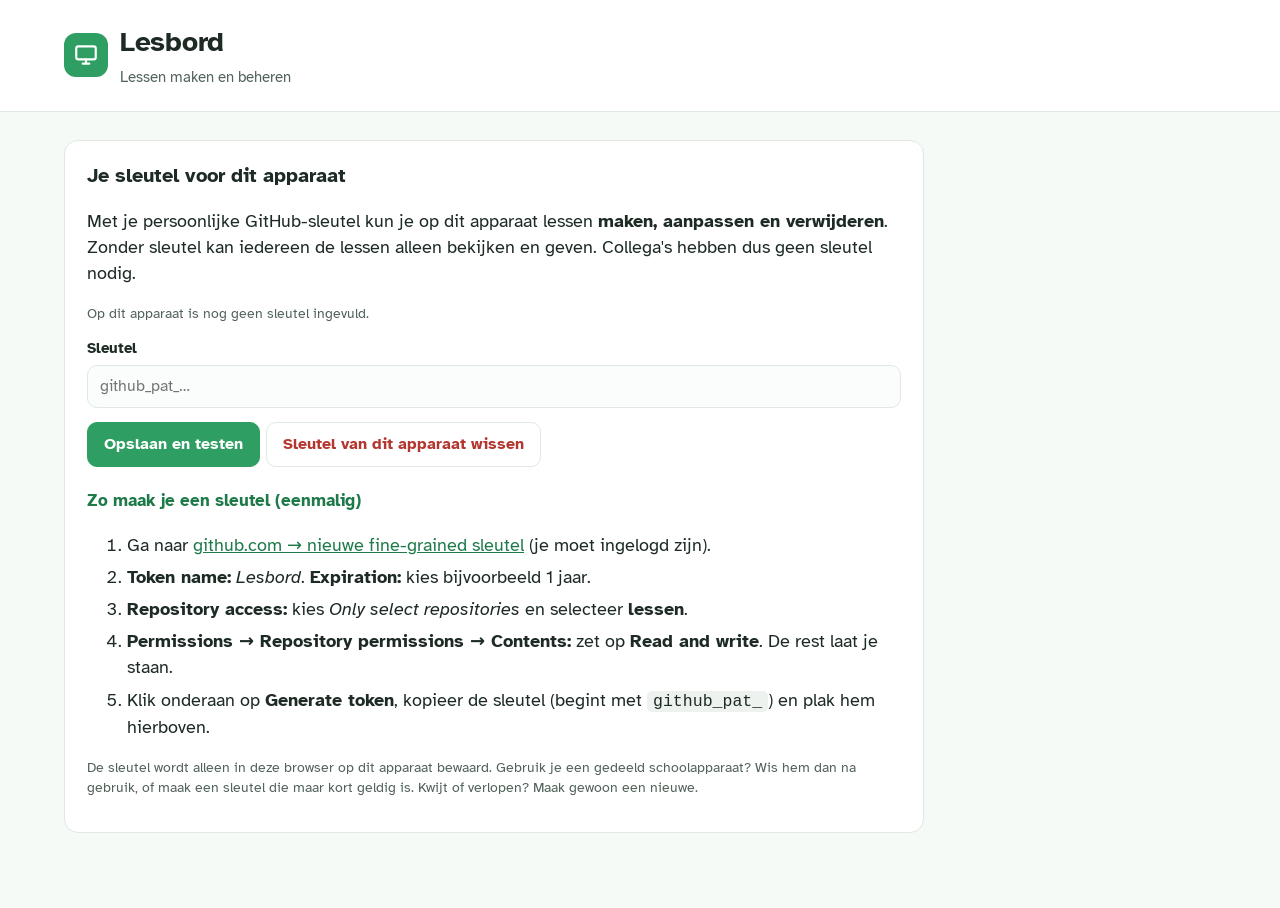
<file: sleutel.html>
<!doctype html>
<html lang="nl">
<head>
  <meta charset="utf-8">
  <meta name="viewport" content="width=device-width, initial-scale=1">
  <title>Sleutel · Lesbord</title>
  <link rel="preconnect" href="https://fonts.googleapis.com">
  <link rel="preconnect" href="https://fonts.gstatic.com" crossorigin>
  <link href="https://fonts.googleapis.com/css2?family=Atkinson+Hyperlegible:wght@400;700&display=swap" rel="stylesheet">
  <link rel="stylesheet" href="assets/style.css?v=8b111501">
</head>
<body>
  <header class="kop">
    <div class="kop-binnen">
      <a class="merk" href="./">
        <span class="merk-logo" aria-hidden="true">
          <svg width="26" height="26" viewBox="0 0 24 24" fill="none" stroke="currentColor" stroke-width="2" stroke-linecap="round"><rect x="3" y="4" width="18" height="12" rx="2"/><path d="M9 20h6M12 16v4"/></svg>
        </span>
        <span><span class="merk-naam">Lesbord</span><br><span class="merk-sub">Lessen maken en beheren</span></span>
      </a>
    </div>
  </header>

  <main class="inhoud">
    <section class="paneel smal">
      <h2>Je sleutel voor dit apparaat</h2>
      <p>Met je persoonlijke GitHub-sleutel kun je op dit apparaat lessen <b>maken, aanpassen en verwijderen</b>. Zonder sleutel kan iedereen de lessen alleen bekijken en geven. Collega's hebben dus geen sleutel nodig.</p>

      <div id="huidig"></div>

      <label class="veld"><span class="veld-label">Sleutel</span>
        <input id="invoer" type="password" autocomplete="off" placeholder="github_pat_…" spellcheck="false">
      </label>
      <div class="knoppen-rij">
        <button class="knop hoofd" id="opslaan">Opslaan en testen</button>
        <button class="knop rood" id="wissen" hidden>Sleutel van dit apparaat wissen</button>
      </div>
      <p class="bewerk-status" id="status"></p>

      <h3>Zo maak je een sleutel (eenmalig)</h3>
      <ol class="uitleg-lijst">
        <li>Ga naar <a href="https://github.com/settings/personal-access-tokens/new" target="_blank" rel="noopener">github.com → nieuwe fine-grained sleutel</a> (je moet ingelogd zijn).</li>
        <li><b>Token name:</b> <i>Lesbord</i>. <b>Expiration:</b> kies bijvoorbeeld 1 jaar.</li>
        <li><b>Repository access:</b> kies <i>Only select repositories</i> en selecteer <b>lessen</b>.</li>
        <li><b>Permissions → Repository permissions → Contents:</b> zet op <b>Read and write</b>. De rest laat je staan.</li>
        <li>Klik onderaan op <b>Generate token</b>, kopieer de sleutel (begint met <code>github_pat_</code>) en plak hem hierboven.</li>
      </ol>
      <p class="veld-uitleg">De sleutel wordt alleen in deze browser op dit apparaat bewaard. Gebruik je een gedeeld schoolapparaat? Wis hem dan na gebruik, of maak een sleutel die maar kort geldig is. Kwijt of verlopen? Maak gewoon een nieuwe.</p>
    </section>
  </main>

  <script src="assets/github.js?v=c43a0d22"></script>
  <script>
    const status = (t, soort = "") => { const s = document.getElementById("status"); s.textContent = t; s.dataset.soort = soort; };
    const terug = new URLSearchParams(location.search).get("terug");
    function toon() {
      const heeft = GitHub.heeftSleutel();
      document.getElementById("huidig").innerHTML = heeft
        ? '<p class="label" style="display:inline-block">✓ Op dit apparaat is een sleutel ingevuld</p>'
        : '<p class="veld-uitleg">Op dit apparaat is nog geen sleutel ingevuld.</p>';
      document.getElementById("wissen").hidden = !heeft;
    }
    document.getElementById("opslaan").onclick = async () => {
      const waarde = document.getElementById("invoer").value.trim();
      if (!waarde) return status("Plak eerst je sleutel in het vak.", "fout");
      const oud = GitHub.sleutel();
      GitHub.zetSleutel(waarde);
      status("Testen…");
      try {
        await GitHub.test();
        document.getElementById("invoer").value = "";
        toon();
        status("Gelukt! De sleutel werkt.", "goed");
        if (terug && /^[a-z]+\.html(\?[\w=&%-]*)?$/.test(terug)) setTimeout(() => (location.href = terug), 800);
        else setTimeout(() => (location.href = "./"), 1200);
      } catch (e) {
        GitHub.zetSleutel(oud);
        status(e.message === "Failed to fetch" ? "Geen verbinding met GitHub." : e.message, "fout");
      }
    };
    document.getElementById("wissen").onclick = () => {
      if (!confirm("Sleutel van dit apparaat wissen? Je kunt dan hier geen lessen meer maken of verwijderen.")) return;
      GitHub.zetSleutel(""); toon(); status("Sleutel gewist.");
    };
    toon();
  </script>
</body>
</html>
</file>
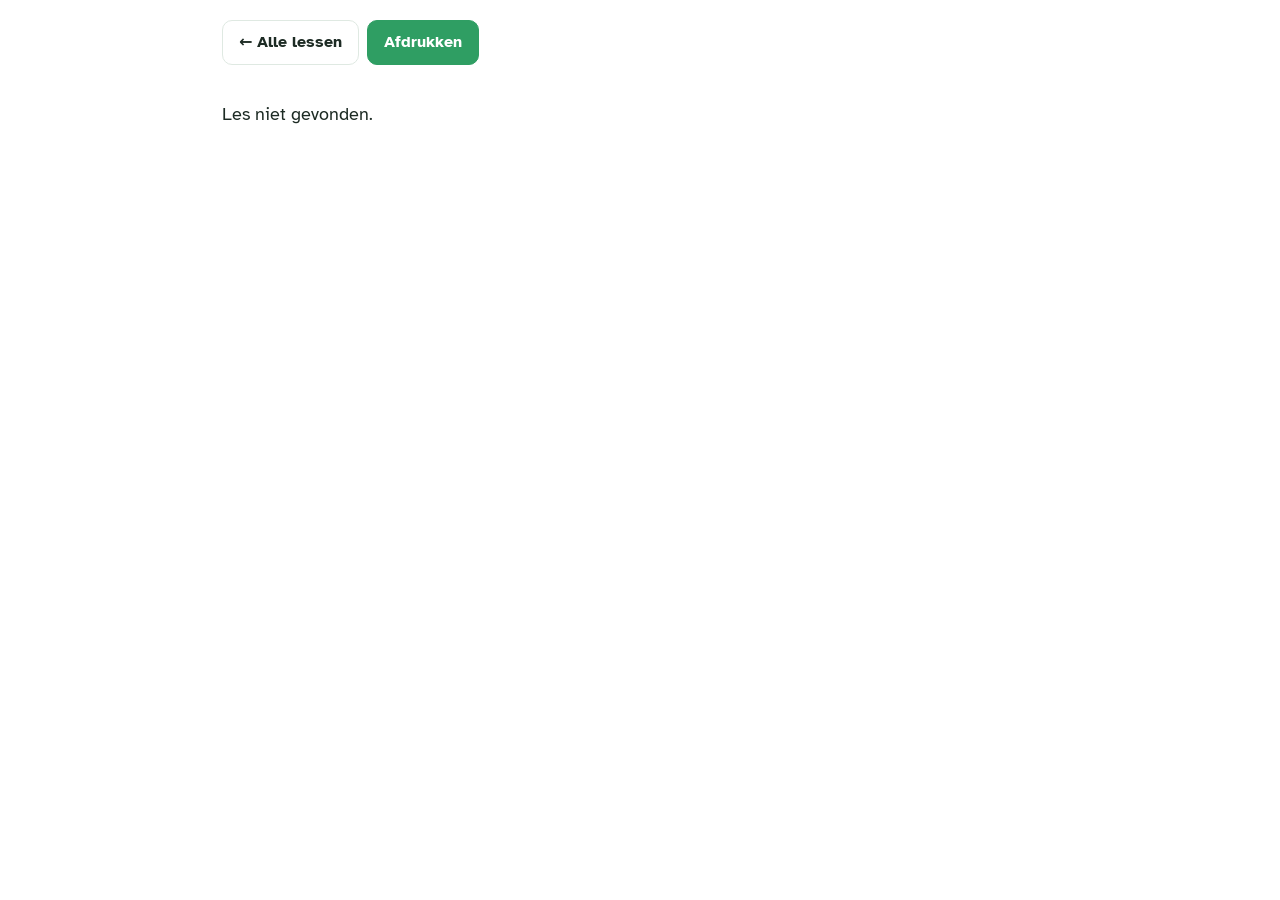
<file: voorbereiding.html>
<!doctype html>
<html lang="nl">
<head>
  <meta charset="utf-8">
  <meta name="viewport" content="width=device-width, initial-scale=1">
  <title>Voorbereiding · Lesbord</title>
  <link rel="preconnect" href="https://fonts.googleapis.com">
  <link rel="preconnect" href="https://fonts.gstatic.com" crossorigin>
  <link href="https://fonts.googleapis.com/css2?family=Atkinson+Hyperlegible:wght@400;700&display=swap" rel="stylesheet">
  <link rel="stylesheet" href="assets/style.css?v=8b111501">
</head>
<body style="background:#fff">
  <div class="print-balk">
    <a class="knop" href="./">← Alle lessen</a>
    <button class="knop hoofd" onclick="print()">Afdrukken</button>
  </div>
  <main class="formulier" id="formulier">Laden…</main>

  <script src="assets/blokken.js?v=400fb80c"></script>
  <script>
    const { esc, opmaak } = Lesbord;
    const id = Lesbord.param("id");
    Lesbord.laadLes(id).then((les) => {
      document.title = `Voorbereiding – ${les.titel}`;
      const v = les.voorbereiding || {};
      const meta = [/^\d/.test(les.groep) ? `Groep ${les.groep}` : les.groep, les.vak, les.blok, les.duur ? `${les.duur} minuten` : null, les.edi ? "EDI" : null]
        .filter(Boolean).map(esc).join(" · ");
      const lijst = (items) => `<ul>${items.map((i) => `<li>${opmaak(i)}</li>`).join("")}</ul>`;
      let h = `<h1>${esc(les.titel)}</h1><p class="sub">${meta}</p>`;
      if (les.lesdoel) h += `<div class="lesdoel-blok"><b>Lesdoel</b>${opmaak(les.lesdoel)}</div>`;
      if (v.benodigdheden?.length) h += `<h2>Benodigdheden</h2>${lijst(v.benodigdheden)}`;
      if (v.verloop?.length) {
        const metFase = v.verloop.some((r) => r.fase);
        const metTijd = v.verloop.some((r) => r.tijd);
        h += `<h2>Verloop</h2><table class="verloop"><thead><tr>${metTijd ? "<th>Tijd</th>" : ""}${metFase ? `<th>${esc(v.faseKop || "Lesfase")}</th>` : ""}<th>Wat er gebeurt</th></tr></thead><tbody>` +
          v.verloop.map((r) => `<tr>${metTijd ? `<td class="tijd">${esc(r.tijd || "")}</td>` : ""}${metFase ? `<td class="fase">${esc(r.fase || "")}</td>` : ""}<td><div class="wat">${opmaak(r.wat)}</div></td></tr>`).join("") +
          `</tbody></table>`;
      }
      for (const s of v.secties || []) {
        h += `<h2>${esc(s.kop)}</h2>` + (s.items ? lijst(s.items) : `<p>${opmaak(s.tekst || "")}</p>`);
      }
      h += `<div class="voet">Lesbord · ${esc(les.titel)}${les.gemaakt ? ` · ontworpen ${esc(les.gemaakt)}` : ""}</div>`;
      document.getElementById("formulier").innerHTML = h;
      document.body.dataset.klaar = "1";
    }).catch(() => { document.getElementById("formulier").textContent = "Les niet gevonden."; });
  </script>
</body>
</html>
</file>
<file: assets/style.css>
/* Lesbord — gedeelde stijl */
:root {
  --bg: #f6faf7;
  --paper: #ffffff;
  --ink: #1d2b24;
  --ink-soft: #52635a;
  --line: #dfe9e2;
  --groen: #2f9e63;
  --groen-donker: #1f7a4a;
  --groen-licht: #e3f4ea;
  --munt: #c9ecd7;
  --rood: #d6453d;
  --blauw: #2e6fd1;
  --schaduw: 0 1px 2px rgba(20, 50, 35, .06), 0 6px 20px rgba(20, 50, 35, .07);
  --radius: 14px;
  --font: "Atkinson Hyperlegible", "Inter", "Segoe UI", system-ui, -apple-system, Roboto, Arial, sans-serif;
}

* { box-sizing: border-box; }
html, body { margin: 0; }
body {
  background: var(--bg);
  color: var(--ink);
  font-family: var(--font);
  font-size: 18px;
  line-height: 1.45;
}
a { color: var(--groen-donker); }
button { font: inherit; color: inherit; }

/* ---------- Overzicht ---------- */
.kop {
  background: var(--paper);
  border-bottom: 1px solid var(--line);
}
.kop-binnen {
  max-width: 1200px; margin: 0 auto; padding: 22px 24px;
  display: flex; align-items: center; gap: 16px; flex-wrap: wrap;
}
.merk { display: flex; align-items: center; gap: 12px; text-decoration: none; color: var(--ink); }
.merk-logo {
  width: 44px; height: 44px; border-radius: 12px; background: var(--groen);
  display: grid; place-items: center; color: #fff;
}
.merk-naam { font-size: 28px; font-weight: 700; letter-spacing: -.01em; }
.merk-sub { color: var(--ink-soft); font-size: 15px; }

.inhoud { max-width: 1200px; margin: 0 auto; padding: 28px 24px 60px; }

.zoek {
  display: flex; align-items: center; gap: 10px;
  background: var(--paper); border: 2px solid var(--line); border-radius: 999px;
  padding: 10px 18px; box-shadow: var(--schaduw);
}
.zoek:focus-within { border-color: var(--groen); }
.zoek input {
  flex: 1; border: 0; outline: 0; font: inherit; font-size: 20px; background: transparent; color: var(--ink);
  min-width: 0;
}
.filters { display: flex; flex-wrap: wrap; gap: 8px; margin: 18px 0 6px; align-items: center; }
.filter-label { color: var(--ink-soft); font-size: 15px; margin-right: 4px; }
.chip {
  border: 1.5px solid var(--line); background: var(--paper); border-radius: 999px;
  padding: 7px 14px; cursor: pointer; font-size: 16px;
}
.chip[aria-pressed="true"] { background: var(--groen); border-color: var(--groen); color: #fff; }
.filter-rij { display: flex; flex-wrap: wrap; gap: 8px; align-items: center; margin-right: 18px; }

.teller { color: var(--ink-soft); margin: 18px 0 12px; font-size: 16px; }

.raster {
  display: grid; gap: 18px;
  grid-template-columns: repeat(auto-fill, minmax(320px, 1fr));
}
.kaart {
  background: var(--paper); border: 1px solid var(--line); border-radius: var(--radius);
  box-shadow: var(--schaduw); padding: 20px; display: flex; flex-direction: column; gap: 12px;
}
.kaart-meta { display: flex; gap: 6px; flex-wrap: wrap; }
.label {
  font-size: 14px; padding: 3px 10px; border-radius: 999px; background: var(--groen-licht); color: var(--groen-donker);
  font-weight: 700;
}
.label.grijs { background: #eef2ef; color: var(--ink-soft); font-weight: 400; }
.kaart h2 { margin: 0; font-size: 22px; line-height: 1.25; }
.kaart p { margin: 0; color: var(--ink-soft); font-size: 16px; }
.kaart-acties { display: flex; gap: 8px; flex-wrap: wrap; margin-top: auto; padding-top: 6px; }

.knop {
  display: inline-flex; align-items: center; gap: 8px; text-decoration: none;
  border-radius: 10px; padding: 10px 16px; font-size: 16px; font-weight: 700; cursor: pointer;
  border: 1.5px solid var(--line); background: var(--paper); color: var(--ink);
}
.knop:hover { border-color: var(--groen); }
.knop.hoofd { background: var(--groen); border-color: var(--groen); color: #fff; }
.knop.hoofd:hover { background: var(--groen-donker); }
.knop svg { width: 18px; height: 18px; }

.leeg {
  text-align: center; padding: 60px 20px; color: var(--ink-soft);
  border: 2px dashed var(--line); border-radius: var(--radius); background: var(--paper);
}

/* ---------- Bord (presentatie) ---------- */
body.bord { background: #e9f1ec; overflow: hidden; height: 100vh; }
.bord-wrap { position: fixed; inset: var(--rand-y, 0px) var(--rand-x, 0px); display: flex; flex-direction: column; }
.bord-top {
  display: flex; align-items: center; gap: 12px; padding: 10px 16px;
  background: var(--paper); border-bottom: 1px solid var(--line); min-height: 58px;
}
.bord-top .titel { font-weight: 700; font-size: 18px; flex: 1; min-width: 0; white-space: nowrap; overflow: hidden; text-overflow: ellipsis; }
.bord-top .fase-label { font-size: 15px; }
.ikoon-knop {
  width: 46px; height: 46px; display: grid; place-items: center; border-radius: 12px;
  border: 1.5px solid var(--line); background: var(--paper); cursor: pointer; flex: none;
  text-decoration: none; color: var(--ink);
}
.ikoon-knop:hover { border-color: var(--groen); }
.ikoon-knop[aria-pressed="true"] { background: var(--groen-licht); border-color: var(--groen); color: var(--groen-donker); }
.ikoon-knop svg { width: 24px; height: 24px; }

.podium { flex: 1; position: relative; display: grid; place-items: center; overflow: hidden; touch-action: none; }
.dia-houder { position: relative; box-shadow: 0 10px 40px rgba(20,60,40,.15); border-radius: 6px; overflow: hidden; background: #fff; }
.dia {
  position: absolute; left: 0; top: 0; width: 1600px; height: 900px; transform-origin: 0 0;
  background: #fff; padding: 70px 90px; display: flex; flex-direction: column; gap: 28px;
  font-size: 40px; line-height: 1.35; overflow: hidden;
}
.dia.achtergrond-ruitjes {
  background-image:
    linear-gradient(#d9e7f5 1.5px, transparent 1.5px),
    linear-gradient(90deg, #d9e7f5 1.5px, transparent 1.5px);
  background-size: 50px 50px;
}
.dia.achtergrond-lijntjes {
  background-image: linear-gradient(transparent 68px, #cfdfea 68px, #cfdfea 70px);
  background-size: 100% 70px;
}
.tekenlaag { position: absolute; left: 0; top: 0; touch-action: none; }
.tekenlaag.aanwijzen { pointer-events: none; }

.lesdoel-hoek {
  position: absolute; right: 18px; bottom: 14px; max-width: 470px; z-index: 2;
  background: var(--groen-licht); border: 2px solid var(--munt); color: var(--groen-donker);
  font-size: 20px; line-height: 1.3; padding: 8px 14px; border-radius: 12px; opacity: .95;
}
.lesdoel-uit .lesdoel-hoek { display: none; }
.dia-ruim { padding: 36px 44px; }
.lesdoel-links .lesdoel-hoek { right: auto; left: 18px; }
.lesdoel-hoek b { display: block; font-size: 15px; text-transform: uppercase; letter-spacing: .06em; margin-bottom: 2px; }

.gereedschap {
  display: flex; align-items: center; gap: 8px; padding: 10px 14px; flex-wrap: wrap; justify-content: center;
  background: var(--paper); border-top: 1px solid var(--line);
}
.groep-gereedschap { display: flex; align-items: center; gap: 6px; padding: 0 8px; border-right: 1px solid var(--line); }
.groep-gereedschap:last-child { border-right: 0; }
.kleur {
  width: 40px; height: 40px; border-radius: 50%; border: 3px solid #fff; box-shadow: 0 0 0 1.5px var(--line);
  cursor: pointer;
}
.kleur[aria-pressed="true"] { box-shadow: 0 0 0 3px var(--groen); }
.dikte { width: 46px; height: 46px; border-radius: 12px; border: 1.5px solid var(--line); background: var(--paper); cursor: pointer; display: grid; place-items: center; }
.dikte span { display: block; border-radius: 50%; background: var(--ink); }
.dikte[aria-pressed="true"] { background: var(--groen-licht); border-color: var(--groen); }
.teller-dia {
  min-width: 74px; text-align: center; font: inherit; font-weight: 700; font-size: 18px; color: inherit;
  background: none; border: 1.5px solid transparent; border-radius: 12px; padding: 10px 8px; cursor: pointer;
}
.teller-dia:hover, .teller-dia[aria-expanded="true"] { border-color: var(--line); }

/* Schermkiezer: lijst van alle schermen, opent bij een tik op het schermnummer */
.schermlijst {
  position: fixed; left: 50%; bottom: calc(78px + var(--rand-y, 0px)); transform: translateX(-50%); z-index: 25;
  width: min(440px, 94vw); max-height: calc(100vh - 170px); overflow: auto;
  background: var(--paper); border: 1px solid var(--line); border-radius: var(--radius);
  box-shadow: 0 12px 50px rgba(20, 50, 35, .25); padding: 10px 10px 12px;
}
.schermlijst[hidden] { display: none; }
.schermlijst h3 { margin: 6px 10px 8px; font-size: 18px; }
.schermlijst ol { list-style: none; margin: 0; padding: 0; }
.schermlijst button {
  display: flex; gap: 10px; width: 100%; text-align: left; padding: 7px 10px; border: 0; border-radius: 8px;
  background: none; font: inherit; font-size: 17px; color: inherit; cursor: pointer;
}
.schermlijst button span { min-width: 2.2em; color: var(--ink-soft); font-variant-numeric: tabular-nums; }
.schermlijst button:hover, .schermlijst button:focus-visible { background: var(--groen-licht); outline: none; }
.schermlijst button[aria-current] { background: var(--groen-licht); font-weight: 700; }

.notities {
  position: absolute; right: 0; top: 0; bottom: 0; width: min(420px, 90vw); background: var(--paper);
  border-left: 1px solid var(--line); box-shadow: -10px 0 30px rgba(0,0,0,.08); padding: 22px; overflow: auto;
  transform: translateX(100%); transition: transform .2s ease; z-index: 5; font-size: 18px;
}
.notities.open { transform: none; }
.notities h3 { margin: 0 0 6px; font-size: 15px; text-transform: uppercase; letter-spacing: .06em; color: var(--ink-soft); }
.notities .notitie-tekst { white-space: pre-wrap; }

/* ---------- Blokken op een dia ---------- */
.b-kop { font-size: 64px; font-weight: 700; line-height: 1.15; margin: 0; letter-spacing: -.01em; }
.b-subkop { font-size: 46px; font-weight: 700; margin: 0; color: var(--groen-donker); }
.b-tekst { margin: 0; }
.b-lijst { margin: 0; padding-left: 1.2em; }
.b-lijst li { margin: 6px 0; }
.b-lijst li::marker { color: var(--groen); font-weight: 700; }
.b-vraag {
  background: var(--groen-licht); border-left: 10px solid var(--groen); border-radius: 12px;
  padding: 26px 34px; font-weight: 700; font-size: 46px; margin: 0;
}
.b-groot { font-size: 120px; font-weight: 700; text-align: center; margin: 10px 0; letter-spacing: .02em; }
.b-stappen { list-style: none; margin: 0; padding: 0; display: flex; flex-direction: column; gap: 14px; counter-reset: stap; }
.b-stappen li {
  counter-increment: stap; display: flex; gap: 22px; align-items: flex-start;
  background: #f7fbf8; border: 2px solid var(--line); border-radius: 14px; padding: 16px 24px;
}
.b-stappen li::before {
  content: counter(stap); flex: none; width: 58px; height: 58px; border-radius: 50%; background: var(--groen); color: #fff;
  display: grid; place-items: center; font-weight: 700;
}
.b-afbeelding { max-width: 100%; max-height: 560px; object-fit: contain; align-self: center; border-radius: 10px; }
.b-tabel { border-collapse: collapse; font-size: 36px; align-self: flex-start; }
.b-tabel td, .b-tabel th { border: 2px solid #b9d3c3; padding: 10px 26px; text-align: center; }
.b-tabel th { background: var(--groen-licht); }
.b-kolommen { display: grid; gap: 40px; flex: 1; }
.b-kolom { display: flex; flex-direction: column; gap: 22px; }
.b-schrijfvak { flex: 1; min-height: 160px; border: 3px dashed #c3dccd; border-radius: 16px; }
.b-schrijfvak-label { color: #8fb39d; font-size: 28px; padding: 12px 20px; }
.b-klein { font-size: 28px; color: var(--ink-soft); margin: 0; }
.b-fase-tag {
  align-self: flex-start; font-size: 24px; font-weight: 700; text-transform: uppercase; letter-spacing: .08em;
  color: var(--groen-donker); background: var(--groen-licht); padding: 6px 16px; border-radius: 999px;
}
.b-titeldia { justify-content: center; }

/* ---------- Stap voor stap tonen ---------- */
.dia .onthul { position: relative; cursor: pointer; transition: background .15s; }
.dia .onthul:not(.zichtbaar) > * { visibility: hidden; }
.dia .onthul:not(.zichtbaar) {
  background: repeating-linear-gradient(-45deg, #f2f8f4 0 14px, #e8f3ec 14px 28px);
  border: 2px dashed #b9dbc6; border-radius: 14px;
}
.dia .onthul:not(.zichtbaar)::after {
  content: "tik om te tonen"; position: absolute; left: 50%; top: 50%; transform: translate(-50%, -50%);
  font-size: 24px; color: #7fae92; white-space: nowrap; pointer-events: none;
}
.dia li.onthul { padding: 4px 12px; margin-left: -12px; }
.dia .b-stappen li.onthul:not(.zichtbaar)::before { opacity: .45; }
.dia .onthul.zichtbaar { animation: verschijn .35s ease; }
@keyframes verschijn { from { opacity: 0; transform: translateY(6px); } to { opacity: 1; transform: none; } }
.alles-zichtbaar .dia .onthul { background: none; border: 0; }
.alles-zichtbaar .dia .onthul > * { visibility: visible !important; }
.alles-zichtbaar .dia .onthul::after { content: none !important; }
.alles-zichtbaar .dia .b-stappen li.onthul { background: #f7fbf8; border: 2px solid var(--line); }

/* ---------- Print: voorbereiding & presentatie ---------- */
.formulier { max-width: 900px; margin: 0 auto; padding: 36px 32px 60px; background: var(--paper); }
.formulier h1 { font-size: 30px; margin: 0 0 6px; line-height: 1.2; }
.formulier .sub { color: var(--ink-soft); margin: 0 0 22px; font-size: 16px; }
.formulier .lesdoel-blok {
  background: var(--groen-licht); border-left: 6px solid var(--groen); padding: 12px 18px; border-radius: 8px; margin: 0 0 22px;
}
.formulier .lesdoel-blok b { display: block; font-size: 13px; text-transform: uppercase; letter-spacing: .06em; color: var(--groen-donker); }
.formulier h2 { font-size: 18px; margin: 26px 0 8px; color: var(--groen-donker); text-transform: uppercase; letter-spacing: .05em; }
.verloop { width: 100%; border-collapse: collapse; font-size: 15.5px; }
.verloop th { text-align: left; background: var(--groen-licht); color: var(--groen-donker); padding: 9px 12px; font-size: 13px; text-transform: uppercase; letter-spacing: .05em; }
.verloop td { border-bottom: 1px solid var(--line); padding: 11px 12px; vertical-align: top; }
.verloop td.tijd { white-space: nowrap; font-weight: 700; width: 92px; }
.verloop td.fase { font-weight: 700; width: 190px; color: var(--groen-donker); }
.verloop td .wat { white-space: pre-wrap; }
.formulier ul { margin: 0; padding-left: 1.2em; }
.formulier .voet { margin-top: 30px; color: var(--ink-soft); font-size: 13px; border-top: 1px solid var(--line); padding-top: 10px; }
.print-balk { max-width: 900px; margin: 20px auto 0; padding: 0 32px; display: flex; gap: 8px; }

.presentatie-print .dia { position: relative; transform: none; page-break-after: always; break-after: page; }

@media print {
  @page { margin: 14mm; }
  body { background: #fff; }
  .print-balk { display: none; }
  .formulier { padding: 0; max-width: none; }
}

/* ---------- Kleine schermen ---------- */
@media (max-width: 700px) {
  body { font-size: 16px; }
  .merk-naam { font-size: 24px; }
  .kop-binnen, .inhoud { padding-left: 16px; padding-right: 16px; }
  .raster { grid-template-columns: 1fr; }
  .gereedschap { gap: 4px; padding: 8px; }
  .groep-gereedschap { padding: 0 4px; }
  .kleur { width: 34px; height: 34px; }
  .ikoon-knop, .dikte { width: 40px; height: 40px; }
}
.alles-zichtbaar .dia .b-stappen li.onthul::before { opacity: 1; }

/* ---------- Scorebord (quizzen en spellen) ---------- */
.scorebalk {
  display: flex; align-items: center; gap: 12px; padding: 8px 14px;
  background: var(--paper); border-top: 1px solid var(--line);
}
.scorebalk[hidden], .scorepaneel[hidden] { display: none; }
.score-teams { display: flex; gap: 10px; flex: 1; flex-wrap: wrap; min-width: 0; }
.score-team {
  display: flex; align-items: baseline; gap: 12px; padding: 4px 16px; border-radius: 12px;
  border: 2px solid var(--line); background: #f7fbf8; min-width: 0;
}
.score-team.kop { border-color: var(--groen); background: var(--groen-licht); }
.score-naam { font-size: 18px; font-weight: 700; overflow: hidden; text-overflow: ellipsis; white-space: nowrap; max-width: 22ch; }
.score-punten { font-size: 32px; font-weight: 700; color: var(--groen-donker); line-height: 1.1; }

.scorepaneel {
  position: fixed; left: 50%; bottom: calc(130px + var(--rand-y, 0px)); transform: translateX(-50%); z-index: 20;
  width: min(700px, 94vw); max-height: calc(100vh - 220px); overflow: auto;
  background: var(--paper); border: 1px solid var(--line); border-radius: var(--radius);
  box-shadow: 0 12px 50px rgba(20, 50, 35, .25); padding: 16px 20px 20px;
}
.score-kop { display: flex; align-items: center; justify-content: space-between; }
.score-kop h3 { margin: 0; font-size: 22px; }
.scorepaneel h4 { margin: 14px 0 8px; font-size: 14px; text-transform: uppercase; letter-spacing: .06em; color: var(--ink-soft); }
.score-namen { display: flex; gap: 8px; flex-wrap: wrap; }
.score-namen input {
  flex: 1; min-width: 150px; font: inherit; font-size: 20px; padding: 9px 12px; border: 2px solid var(--line);
  border-radius: 10px; background: #fff; color: var(--ink);
}
.score-namen input:focus { outline: 0; border-color: var(--groen); }
.score-keuze { display: flex; gap: 10px; flex-wrap: wrap; }
.score-vink {
  display: flex; align-items: center; gap: 10px; font-size: 20px; font-weight: 700; padding: 10px 16px;
  border: 2px solid var(--line); border-radius: 12px; cursor: pointer; user-select: none;
}
.score-vink:has(input:checked) { background: var(--groen-licht); border-color: var(--groen); }
.score-vink input { width: 26px; height: 26px; accent-color: var(--groen); }
.score-actie { display: flex; align-items: center; gap: 10px; flex-wrap: wrap; margin-top: 12px; }
.score-actie select { font: inherit; font-size: 18px; padding: 8px 10px; border: 2px solid var(--line); border-radius: 10px; }
.score-melding { margin: 8px 0 0; min-height: 1.4em; color: var(--groen-donker); font-weight: 700; }
.score-corr { display: flex; flex-direction: column; gap: 6px; }
.score-corr-rij { display: flex; align-items: center; gap: 10px; font-size: 20px; }
.score-corr-rij span { flex: 1; font-weight: 700; }
.score-corr-rij b { min-width: 2.2em; text-align: center; font-size: 24px; color: var(--groen-donker); }
.score-corr-rij .knop { padding: 4px 18px; font-size: 24px; }
.score-voet { margin-top: 10px; }

/* Eindstand op een dia */
.b-eindstand { display: flex; flex-direction: column; gap: 18px; }
.b-eindstand:empty::before { content: "De eindstand verschijnt hier tijdens de quiz."; font-size: 32px; color: var(--ink-soft); }
.eind-rij {
  display: flex; align-items: center; gap: 28px; padding: 18px 36px; border-radius: 18px;
  border: 3px solid var(--line); background: #f7fbf8; font-size: 60px; font-weight: 700;
}
.eind-plaats {
  flex: none; width: 88px; height: 88px; border-radius: 50%; background: #9fb8a9; color: #fff;
  display: grid; place-items: center;
}
.eind-naam { flex: 1; min-width: 0; overflow: hidden; text-overflow: ellipsis; white-space: nowrap; }
.eind-punten { color: var(--groen-donker); }
.eind-rij.plaats-1 { background: var(--groen-licht); border-color: var(--groen); }
.eind-rij.plaats-1 .eind-plaats { background: var(--groen); }

@media (max-width: 700px) {
  .score-naam { font-size: 15px; max-width: 12ch; }
  .score-punten { font-size: 24px; }
  .scorepaneel { bottom: 100px; }
}

/* ---------- Quizkaarten en smaken (alle thema's) ---------- */
.b-stellingen { display: flex; flex-direction: column; gap: 20px; }
.stelling {
  position: relative; display: flex; align-items: center; gap: 28px; padding: 18px 34px 18px 24px;
  background: #f7fbf8; border: 3px solid var(--line); border-radius: 20px;
  font-size: 46px; font-weight: 700; line-height: 1.15;
}
.stelling-letter {
  flex: none; width: 82px; height: 82px; border-radius: 50%; background: var(--groen); color: #fff;
  display: grid; place-items: center; font-size: 46px;
}
.stelling-titel { flex: 1; min-width: 0; }
.stempel {
  display: none; position: absolute; right: 28px; top: 50%; transform: translateY(-50%) rotate(-5deg);
  padding: 4px 22px; border: 4px solid; border-radius: 12px; font-size: 34px; letter-spacing: .12em;
  text-transform: uppercase; background: rgba(255, 255, 255, .9);
}
.stempel.onzin { color: var(--rood); border-color: var(--rood); }
.stempel.feit { color: var(--groen-donker); border-color: var(--groen); }
.b-stellingen:has(.antwoord-trigger.zichtbaar) .stempel,
.alles-zichtbaar .b-stellingen .stempel { display: block; }
.b-stellingen:has(.antwoord-trigger.zichtbaar) .stelling.onzin,
.alles-zichtbaar .b-stellingen .stelling.onzin { border-color: var(--rood); background: #fdeeed; }
.b-stellingen:has(.antwoord-trigger.zichtbaar) .stelling.feit,
.alles-zichtbaar .b-stellingen .stelling.feit { border-color: var(--groen); }
.b-stellingen:has(.antwoord-trigger.zichtbaar) .stelling-titel,
.alles-zichtbaar .b-stellingen .stelling-titel { padding-right: 190px; }
.b-antwoord { font-size: 40px; font-weight: 700; text-align: center; padding: 14px 24px; min-height: 80px; display: grid; place-items: center; }
.b-smaken { display: flex; flex-wrap: wrap; gap: 14px; }
.b-smaken span {
  padding: 6px 22px; border-radius: 999px; background: var(--groen-licht); border: 2px solid var(--groen);
  color: var(--groen-donker); font-size: 34px; font-weight: 700;
}

/* Keuze: grote knoppen die naar een ander deel van de les springen */
.b-keuze { display: flex; flex-direction: column; gap: 18px; }
.keuze-knop {
  display: flex; align-items: baseline; justify-content: space-between; gap: 28px; text-align: left; cursor: pointer;
  font: inherit; font-size: 40px; font-weight: 700; line-height: 1.2; padding: 22px 34px; border-radius: 18px;
  border: 3px solid var(--line); background: #f7fbf8; color: var(--ink);
}
.keuze-knop:hover { border-color: var(--groen); }
.keuze-knop.hoofd { background: var(--groen); border-color: var(--groen); color: #fff; }
.keuze-uitleg { font-size: 26px; font-weight: 400; opacity: .85; white-space: nowrap; }

/* Weetjes: briefjes met plakband, een beetje scheef opgehangen */
.b-weetjes { display: flex; flex-direction: column; gap: 22px; }
.weetjes-kop { margin: 0; font-size: 34px; font-weight: 700; color: var(--groen-donker); }
.weetje {
  position: relative; padding: 14px 22px; font-size: 24px; line-height: 1.3;
  background: #fff6c9; color: #3b3214; border-radius: 3px; box-shadow: 0 4px 10px rgba(0, 0, 0, .18);
}
.weetje::before { /* plakbandje */
  content: ""; position: absolute; top: -12px; left: 50%; width: 92px; height: 24px;
  transform: translateX(-50%) rotate(-4deg); background: rgba(255, 255, 255, .5); box-shadow: 0 1px 3px rgba(0, 0, 0, .15);
}
.weetje:nth-of-type(4n+1) { transform: rotate(-1.8deg); }
.weetje:nth-of-type(4n+2) { transform: rotate(1.4deg); margin-left: 22px; }
.weetje:nth-of-type(4n+3) { transform: rotate(-.8deg); margin-left: 6px; }
.weetje:nth-of-type(4n) { transform: rotate(2deg); margin-left: 28px; }
.weetje:nth-of-type(4n+2)::before { left: 30%; transform: translateX(-50%) rotate(5deg); }
.weetje:nth-of-type(4n)::before { left: 68%; transform: translateX(-50%) rotate(-6deg); }

/* ---------- Thema "pub": hout met een krijtbord ---------- */
.grap {
  position: absolute; right: 96px; bottom: 76px; max-width: 560px; transform: rotate(-3deg); z-index: 3;
  background: #fff6a8; color: #4a3a00; padding: 8px 22px; font-size: 30px; line-height: 1.2;
  border-radius: 4px; box-shadow: 0 4px 10px rgba(0, 0, 0, .35);
}
body.bord.thema-pub { background: #1b0f07; }
.thema-pub .podium { background: radial-gradient(ellipse at 50% 40%, #3a2312, #1b0f07 75%); }
.thema-pub .dia-houder { box-shadow: 0 14px 50px rgba(0, 0, 0, .65); background: #4a2e17; }
.dia.thema-pub {
  --krijt: #f4efe2; --koper: #e0a84a; --hout-licht: #a8733a; --hout-donker: #3b2312; --bord: #27312b;
  isolation: isolate; color: var(--krijt); padding: 80px 116px 76px;
  background:
    repeating-linear-gradient(90deg, rgba(0,0,0,0) 0 196px, rgba(0,0,0,.5) 196px 199px, rgba(255,255,255,.07) 199px 201px, rgba(0,0,0,0) 201px 400px),
    repeating-linear-gradient(0deg, rgba(0,0,0,.07) 0 2px, rgba(255,255,255,.035) 2px 5px, rgba(0,0,0,.06) 5px 6px, rgba(0,0,0,0) 6px 13px),
    repeating-linear-gradient(90deg, #6a4424 0 200px, #5b3a1d 200px 400px);
}
.dia.thema-pub::before { /* het krijtbord in een houten lijst */
  content: ""; position: absolute; inset: 40px; z-index: -1; border-radius: 12px;
  background:
    radial-gradient(ellipse at 18% 12%, rgba(255,255,255,.08), transparent 55%),
    radial-gradient(ellipse at 88% 92%, rgba(255,255,255,.05), transparent 50%),
    var(--bord);
  border: 14px solid var(--hout-licht);
  box-shadow: 0 0 0 3px var(--hout-donker), inset 0 0 0 3px var(--hout-donker), inset 0 0 80px rgba(0,0,0,.7), 0 14px 30px rgba(0,0,0,.55);
}
.thema-pub .b-kop { font-family: "Rye", Georgia, serif; font-weight: 400; color: var(--koper); text-shadow: 0 3px 0 rgba(0,0,0,.5); letter-spacing: .01em; }
.thema-pub .b-subkop { font-family: "Caveat Brush", "Segoe Print", cursive; font-weight: 400; color: #f1c45f; font-size: 58px; }
.thema-pub .b-tekst { color: var(--krijt); }
.thema-pub .b-klein { color: #d8c9a8; }
.thema-pub .b-groot { font-family: "Rye", Georgia, serif; font-weight: 400; color: var(--koper); text-shadow: 0 4px 0 rgba(0,0,0,.5); }
.thema-pub .b-vraag {
  background: rgba(255,255,255,.04); color: var(--krijt); border: 3px solid rgba(244,239,226,.6);
  border-radius: 16px 22px 14px 24px / 24px 14px 22px 16px;
}
.thema-pub .b-fase-tag {
  background: none; padding: 0 0 2px; border-radius: 0; border-bottom: 3px solid rgba(224,168,74,.45);
  color: #e8c98a; font-family: "Caveat Brush", cursive; font-weight: 400; font-size: 36px; letter-spacing: 0; text-transform: none;
}
.thema-pub .b-lijst li::marker { color: var(--koper); }
.thema-pub .b-stappen li { background: rgba(255,255,255,.05); border-color: rgba(244,239,226,.4); }
.thema-pub .b-stappen li::before { background: #efe0bf; color: #4a2a12; font-family: "Rye", Georgia, serif; box-shadow: inset 0 0 0 4px #c89b55; }
.thema-pub .b-tabel td, .thema-pub .b-tabel th { border-color: rgba(244,239,226,.4); }
.thema-pub .b-tabel th { background: rgba(224,168,74,.2); color: var(--koper); }
.thema-pub .b-schrijfvak { border-color: rgba(244,239,226,.4); }
.dia.thema-pub .onthul:not(.zichtbaar) {
  background: repeating-linear-gradient(-45deg, rgba(255,255,255,.03) 0 14px, rgba(0,0,0,.14) 14px 28px);
  border: 2px dashed rgba(244,239,226,.4);
}
.dia.thema-pub .onthul:not(.zichtbaar)::after { color: #cdbb90; font-family: "Caveat Brush", cursive; font-size: 30px; }

/* Quizkaart als menukaart */
.thema-pub .stelling {
  background: rgba(255,255,255,.04); border: 3px solid rgba(244,239,226,.6); color: var(--krijt);
  border-radius: 16px 22px 14px 24px / 24px 14px 22px 16px; text-shadow: 0 0 1px rgba(255,255,255,.4);
}
.thema-pub .stelling-letter { /* bierviltje */
  width: 92px; height: 92px; transform: rotate(-8deg); border: 0;
  background: radial-gradient(circle, #f3e3bd 0 54%, #e4cb94 55% 60%, #f3e3bd 61% 100%);
  box-shadow: inset 0 0 0 4px #c89b55, 0 5px 9px rgba(0,0,0,.55);
  color: #4a2a12; font-family: "Rye", Georgia, serif; font-size: 46px;
}
.thema-pub .stelling:nth-child(2) .stelling-letter { transform: rotate(6deg); }
.thema-pub .stelling:nth-child(3) .stelling-letter { transform: rotate(-3deg); }
.thema-pub .stempel { background: rgba(27,15,7,.88); font-family: "Rye", Georgia, serif; letter-spacing: .06em; }
.thema-pub .stempel.onzin { color: #ff8a7a; border-color: #ff8a7a; }
.thema-pub .stempel.feit { color: #8fe3a8; border-color: #8fe3a8; }
.thema-pub .b-stellingen:has(.antwoord-trigger.zichtbaar) .stelling.onzin,
.alles-zichtbaar .thema-pub .b-stellingen .stelling.onzin { background: rgba(140,35,25,.38); border-color: #ff8a7a; }
.thema-pub .b-stellingen:has(.antwoord-trigger.zichtbaar) .stelling.feit,
.alles-zichtbaar .thema-pub .b-stellingen .stelling.feit { border-color: #8fe3a8; }
.thema-pub .b-antwoord { font-family: "Caveat Brush", cursive; font-weight: 400; font-size: 54px; color: var(--koper); }

/* Smaken als kaartjes aan een flesje */
.thema-pub .b-smaken span {
  position: relative; padding-left: 44px; background: #efe0bf; color: #4a2a12; border: 0;
  border-radius: 6px 20px 20px 6px; box-shadow: 0 4px 8px rgba(0,0,0,.5);
}
.thema-pub .b-smaken span::before {
  content: ""; position: absolute; left: 14px; top: 50%; width: 14px; height: 14px; transform: translateY(-50%);
  border-radius: 50%; background: var(--bord); box-shadow: inset 0 0 0 3px #8b6a3a;
}
.thema-pub .b-smaken span:nth-child(odd) { transform: rotate(-1.5deg); }
.thema-pub .b-smaken span:nth-child(even) { transform: rotate(1.5deg); }
.thema-pub .keuze-knop { background: rgba(255,255,255,.06); border-color: rgba(244,239,226,.5); color: var(--krijt); }
.thema-pub .keuze-knop:hover { border-color: var(--koper); }
.thema-pub .keuze-knop.hoofd { background: var(--koper); border-color: var(--koper); color: #2a170a; }
.thema-pub .keuze-uitleg { color: inherit; }
.thema-pub .weetjes-kop { font-family: "Caveat Brush", "Segoe Print", cursive; font-weight: 400; font-size: 48px; line-height: 1; color: var(--koper); transform: rotate(-2deg); }
.thema-pub .weetje { background: #efe0bf; color: #4a2a12; box-shadow: 0 6px 14px rgba(0, 0, 0, .55); }
.thema-pub .weetje::before { background: rgba(250, 236, 196, .55); }

/* Eindstand als houten bordjes */
.thema-pub .eind-rij {
  background: linear-gradient(#7a5028, #5f3d1e); border: 3px solid #2a170a; border-radius: 10px;
  box-shadow: 0 6px 0 #2a170a; color: #f6e7c4; font-family: "Rye", Georgia, serif; font-weight: 400; font-size: 54px;
}
.thema-pub .eind-plaats { background: #efe0bf; color: #4a2a12; box-shadow: inset 0 0 0 5px #c89b55; }
.thema-pub .eind-punten { color: var(--koper); }
.thema-pub .eind-rij.plaats-1 { background: linear-gradient(#d3a04a, #a97426); border-color: #2a170a; color: #2a170a; }
.thema-pub .eind-rij.plaats-1 .eind-plaats { background: #fff3cf; color: #4a2a12; }
.thema-pub .eind-rij.plaats-1 .eind-punten { color: #2a170a; }
.thema-pub .eind-rij.plaats-1 .eind-naam::after { content: "  🏆"; }
.thema-pub .b-eindstand:empty::before { color: #d8c9a8; }

/* Briefje met grapje */
.thema-pub .grap { background: #efe0bf; color: #4a2a12; font-family: "Caveat Brush", "Segoe Print", cursive; font-size: 34px; box-shadow: 0 5px 12px rgba(0,0,0,.55); }

/* Scorebalk in het thema: een houten plank met koperen bordjes */
body.thema-pub .scorebalk { background: linear-gradient(#4a2e17, #35200f); border-top: 3px solid #a8733a; }
body.thema-pub .score-team { background: var(--bord, #27312b); border: 2px solid rgba(244,239,226,.55); color: #f4efe2; }
body.thema-pub .score-team.kop { border-color: #e0a84a; background: #3a3820; }
body.thema-pub .score-punten { color: #e0a84a; }

/* Voorbereiding: kop blijft bij zijn tekst */
.formulier h2 { break-after: avoid; }
.formulier p { orphans: 3; widows: 3; }

/* ---------- Live: telefoons laten meedoen ---------- */
.livepaneel {
  position: fixed; right: calc(16px + var(--rand-x, 0px)); top: calc(70px + var(--rand-y, 0px)); z-index: 20; width: min(360px, 94vw); max-height: calc(100vh - 100px); overflow: auto;
  background: var(--paper); border: 1px solid var(--line); border-radius: var(--radius);
  box-shadow: 0 12px 50px rgba(20, 50, 35, .25); padding: 14px 18px 18px;
}
.livepaneel[hidden] { display: none; }
.live-kop { display: flex; align-items: center; justify-content: space-between; }
.live-kop h3 { margin: 0; font-size: 22px; }
.livepaneel h4 { margin: 14px 0 6px; font-size: 14px; text-transform: uppercase; letter-spacing: .06em; color: var(--ink-soft); }
.live-uitleg { color: var(--ink-soft); margin: 8px 0 12px; }
.live-qr { width: 230px; margin: 8px auto 0; }
.live-qr svg { width: 100%; height: auto; display: block; border-radius: 8px; }
.live-link { text-align: center; font-size: 13px; color: var(--ink-soft); word-break: break-all; margin: 8px 0 4px; }
.live-status { text-align: center; font-size: 14px; margin: 4px 0; color: var(--groen-donker); font-weight: 700; }
.live-status.fout, .live-status.opnieuw { color: var(--rood); }
.live-teams { margin: 0 0 12px; padding: 0; list-style: none; font-size: 18px; }
.live-teams li { display: flex; align-items: center; justify-content: space-between; gap: 8px; padding: 4px 0; border-bottom: 1px solid var(--line); }
.live-weg { flex: none; width: 34px; height: 34px; border-radius: 8px; border: 1.5px solid var(--line); background: none; cursor: pointer; display: grid; place-items: center; color: var(--ink-soft); }
.live-weg:hover { border-color: var(--rood); color: var(--rood); }
.live-weg[data-zeker] { width: auto; padding: 0 10px; color: var(--rood); border-color: var(--rood); font-weight: 700; }
.live-weg svg { width: 18px; height: 18px; }
.live-teams .extra { color: var(--ink-soft); text-decoration: line-through; }
.live-teams .leeg { color: var(--ink-soft); border: 0; }
.live-fout { color: var(--rood); font-weight: 700; }
code { background: #eef2ef; padding: 1px 6px; border-radius: 5px; font-size: .92em; }

.b-aansluiten { display: flex; gap: 60px; align-items: center; }
.aansluit-qr { width: 420px; flex: none; }
.aansluit-qr svg { width: 100%; height: auto; display: block; border-radius: 14px; }
.aansluit-tekst { flex: 1; min-width: 0; }
.aansluit-stap { font-size: 36px; color: var(--ink-soft); margin: 0 0 22px; }
.aansluit-teams { margin: 0; padding: 0; list-style: none; display: flex; flex-wrap: wrap; gap: 12px; }
.aansluit-teams li { font-size: 40px; font-weight: 700; padding: 6px 22px; border-radius: 14px; border: 3px solid var(--groen); background: var(--groen-licht); }
.aansluit-teams li.leeg { border-style: dashed; background: none; color: var(--ink-soft); font-weight: 400; }
.live-groot { font-size: 36px; padding: 18px 34px; }

.b-live { display: flex; flex-direction: column; gap: 16px; }
.live-blok-kop { font-size: 38px; }
.live-blok-uit { font-size: 32px; color: var(--ink-soft); border: 3px dashed var(--line); border-radius: 16px; padding: 24px; }
.live-antw { list-style: none; margin: 0; padding: 0; display: flex; flex-direction: column; gap: 12px; }
.live-antw li { display: flex; gap: 24px; align-items: baseline; font-size: 40px; padding: 10px 24px; border: 3px solid var(--line); border-radius: 14px; background: #f7fbf8; }
.live-antw li.klaar { border-color: var(--groen); background: var(--groen-licht); }
.live-antw .naam { font-weight: 700; min-width: 5em; }
.live-antw .inhoud { flex: 1; }
.live-antw .vink { margin-left: auto; font-weight: 700; color: var(--groen-donker); }
.live-blok-knoppen { display: flex; gap: 12px; }
.live-blok-knoppen .knop { font-size: 24px; padding: 10px 22px; }
.b-live:empty::before { content: "Hier verschijnen de antwoorden van de telefoons tijdens de quiz."; font-size: 30px; color: var(--ink-soft); }
.b-aansluiten:empty::before { content: "Hier verschijnt een QR-code waarmee de teams meedoen."; font-size: 30px; color: var(--ink-soft); }

/* Live in het pubthema */
.thema-pub .aansluit-qr svg { border: 8px solid #efe0bf; }
.thema-pub .aansluit-stap { color: #d8c9a8; }
.thema-pub .thema-pub .aansluit-teams li { background: rgba(255,255,255,.05); border-color: rgba(244,239,226,.6); color: var(--krijt); }
.thema-pub .aansluit-teams li.leeg { color: #b6c9bb; }
.thema-pub .live-blok-kop { color: var(--krijt); }
.thema-pub .live-antw li { background: rgba(255,255,255,.04); border-color: rgba(244,239,226,.5); color: var(--krijt); }
.thema-pub .live-antw li.klaar { border-color: #8fe3a8; background: rgba(60,120,80,.28); }
.thema-pub .live-antw .vink { color: #8fe3a8; }
.thema-pub .live-blok-uit, .thema-pub .b-live:empty::before, .thema-pub .b-aansluiten:empty::before { color: #cdbb90; border-color: rgba(244,239,226,.4); }

/* Antwoord onder een quizkaart: de letter in een cirkel */
.b-antwoord strong { display: inline-grid; place-items: center; width: 1.3em; height: 1.3em; border: 3px solid currentColor; border-radius: 50%; margin-right: .25em; line-height: 1; }

/* ---------- Spellen: bluf en proeven ---------- */
.b-spel { display: flex; flex-direction: column; gap: 18px; }
.bluf-woord { font-size: 100px; font-weight: 700; line-height: 1.05; margin: 0; text-align: center; }
.b-spel.live .bluf-woord { font-size: 72px; text-align: left; }
.bluf-echt { font-size: 40px; margin: 0; padding: 16px 24px; }
.spel-opdracht { font-size: 34px; margin: 0; color: var(--ink-soft); }
.spel-status { list-style: none; margin: 0; padding: 0; display: flex; gap: 12px; flex-wrap: wrap; }
.spel-status li { font-size: 28px; font-weight: 700; padding: 6px 18px; border-radius: 12px; border: 3px solid var(--line); display: flex; gap: 12px; align-items: baseline; }
.spel-status li span { font-weight: 400; font-size: 22px; color: var(--ink-soft); }
.spel-status li.klaar { border-color: var(--groen); background: var(--groen-licht); }
.spel-status li.mis { border-color: var(--rood); }
/* Feitenronde met telefoons: de stempels tonen het antwoord al; de regel eronder maakt plaats voor de uitslag per team */
.b-stellingen.live .antwoord-trigger { display: none; }
.b-stellingen.live { gap: 14px; }
.b-stellingen.live .stelling { padding-top: 10px; padding-bottom: 10px; }
.b-stellingen.live .stelling-letter, .thema-pub .b-stellingen.live .stelling-letter { width: 76px; height: 76px; font-size: 40px; }
.spel-knoppen { display: flex; gap: 12px; margin-top: 4px; }
.spel-knoppen .knop { font-size: 26px; padding: 12px 26px; }
.spel-knoppen .knop:disabled { opacity: .45; cursor: default; }
.bluf-opties { list-style: none; margin: 0; padding: 0; display: flex; flex-direction: column; gap: 12px; }
.bluf-opties li { display: flex; gap: 20px; align-items: flex-start; padding: 12px 20px; border: 3px solid var(--line); border-radius: 14px; font-size: 30px; line-height: 1.25; }
.bluf-letter { flex: none; width: 56px; height: 56px; border-radius: 50%; display: grid; place-items: center; background: var(--groen); color: #fff; font-weight: 700; }
.bluf-tekst { flex: 1; min-width: 0; padding-top: 8px; }
.bluf-meta { display: block; font-size: 22px; color: var(--ink-soft); margin-top: 4px; }
.bluf-opties li.echt { border-color: var(--groen); background: var(--groen-licht); }
.bluf-opties li.verzonnen { opacity: .8; }
.spel-punten { list-style: none; margin: 0; padding: 0; display: flex; gap: 12px; flex-wrap: wrap; }
.spel-punten li { font-size: 28px; padding: 6px 18px; border-radius: 12px; background: var(--groen-licht); display: flex; gap: 12px; }
.spel-punten b { color: var(--groen-donker); }
.proef-naam { font-size: 72px; font-weight: 700; margin: 0; line-height: 1.1; }
.proef-echt { font-size: 40px; font-weight: 400; color: var(--ink-soft); margin-left: 12px; }
.proef-onthul { font-size: 36px; font-weight: 700; margin: 12px 0 0; }
.proef-teams { list-style: none; margin: 0; padding: 0; display: flex; flex-direction: column; gap: 10px; }
.proef-teams li { display: flex; align-items: baseline; gap: 18px; font-size: 28px; padding: 10px 20px; border: 3px solid var(--line); border-radius: 14px; }
.proef-teams b { min-width: 7em; }
.proef-uitleg { flex: 1; color: var(--ink-soft); font-size: 24px; }
.proef-p { font-weight: 700; font-size: 34px; color: var(--groen-donker); }
.b-spel .b-smaken span { font-size: 28px; }

/* Spellen in het pubthema */
.thema-pub .bluf-woord, .thema-pub .proef-naam { font-family: "Rye", Georgia, serif; font-weight: 400; color: var(--koper); text-shadow: 0 3px 0 rgba(0,0,0,.5); }
.thema-pub .spel-opdracht, .thema-pub .proef-echt { color: #d8c9a8; }
.thema-pub .bluf-echt { color: var(--krijt); }
.thema-pub .proef-onthul { color: var(--koper); font-family: "Caveat Brush", cursive; font-weight: 400; font-size: 44px; }
.thema-pub .spel-status li, .thema-pub .bluf-opties li, .thema-pub .proef-teams li { border-color: rgba(244,239,226,.45); color: var(--krijt); }
.thema-pub .spel-status li span, .thema-pub .bluf-meta, .thema-pub .proef-uitleg { color: #cdbb90; }
.thema-pub .spel-status li.klaar { border-color: #8fe3a8; background: rgba(60,120,80,.28); }
.thema-pub .spel-status li.mis { border-color: #ff8a7a; }
.thema-pub .bluf-letter { background: radial-gradient(circle, #f3e3bd 0 54%, #e4cb94 55% 60%, #f3e3bd 61% 100%); color: #4a2a12; font-family: "Rye", Georgia, serif; font-weight: 400; box-shadow: inset 0 0 0 3px #c89b55; }
.thema-pub .bluf-opties li.echt { border-color: #8fe3a8; background: rgba(60,120,80,.3); }
.thema-pub .spel-punten li { background: rgba(224,168,74,.16); color: var(--krijt); }
.thema-pub .spel-punten b, .thema-pub .proef-p { color: var(--koper); }
.dia.thema-pub .knop { background: rgba(255,255,255,.06); border-color: rgba(244,239,226,.5); color: var(--krijt); }
.dia.thema-pub .knop.hoofd { background: var(--koper); border-color: var(--koper); color: #2a170a; }

/* Werkbalken en panelen in het pubthema: donker hout en papier in plaats van wit en groen */
body.thema-pub .bord-top, body.thema-pub .gereedschap { background: #24150b; border-color: #3b2312; color: #efe0bf; }
body.thema-pub .bord-top .titel, body.thema-pub .teller-dia { color: #efe0bf; }
body.thema-pub .ikoon-knop, body.thema-pub .dikte { background: transparent; border-color: rgba(239,224,191,.25); color: #efe0bf; }
body.thema-pub .ikoon-knop:hover, body.thema-pub .dikte:hover { border-color: #e0a84a; }
body.thema-pub .ikoon-knop[aria-pressed="true"], body.thema-pub .dikte[aria-pressed="true"] { background: rgba(224,168,74,.18); border-color: #e0a84a; color: #f1c45f; }
body.thema-pub .ikoon-knop:disabled { opacity: .35; }
body.thema-pub .dikte span { background: #efe0bf; }
body.thema-pub .groep-gereedschap { border-color: rgba(239,224,191,.15); }
body.thema-pub .kleur { border-color: #24150b; box-shadow: 0 0 0 1.5px rgba(239,224,191,.3); }
body.thema-pub .kleur[aria-pressed="true"] { box-shadow: 0 0 0 3px #e0a84a; }
body.thema-pub .fase-label { background: rgba(224,168,74,.18); color: #f1c45f; }
body.thema-pub .scorebalk .knop.hoofd { background: #e0a84a; border-color: #b9822e; color: #2a170a; }
body.thema-pub .scorepaneel, body.thema-pub .livepaneel, body.thema-pub .notities, body.thema-pub .schermlijst {
  background: #f3e6c8; border: 3px solid #8a5a2b; color: #3a2412; box-shadow: 0 16px 50px rgba(0,0,0,.6);
}
body.thema-pub .scorepaneel h3, body.thema-pub .livepaneel h3 { font-family: "Rye", Georgia, serif; font-weight: 400; color: #6b3f17; }
body.thema-pub .scorepaneel h4, body.thema-pub .livepaneel h4, body.thema-pub .notities h3 { color: #7a5a35; text-transform: none; letter-spacing: 0; font-size: 17px; }
body.thema-pub .scorepaneel .knop, body.thema-pub .livepaneel .knop { background: #fff8e6; border-color: #c9a46a; color: #3a2412; }
body.thema-pub .scorepaneel .knop.hoofd, body.thema-pub .livepaneel .knop.hoofd { background: #e0a84a; border-color: #b9822e; color: #2a170a; }
body.thema-pub .scorepaneel .ikoon-knop, body.thema-pub .livepaneel .ikoon-knop { color: #3a2412; border-color: #c9a46a; }
body.thema-pub .score-namen input, body.thema-pub .score-actie select { background: #fffaf0; border-color: #d8c08f; }
body.thema-pub .score-vink { border-color: #d8c08f; }
body.thema-pub .score-vink:has(input:checked) { background: #f1d8a0; border-color: #b9822e; }
body.thema-pub .score-vink input { accent-color: #8a5a2b; }
body.thema-pub .score-melding, body.thema-pub .score-corr-rij b, body.thema-pub .live-status { color: #6b3f17; }
body.thema-pub .live-teams li { border-color: #e0cfa6; }
body.thema-pub .live-weg { border-color: #c9a46a; color: #7a5a35; }

/* Spellen: compacte onderrand en uitslag die op het bord past */
.spel-voet { display: flex; align-items: center; justify-content: space-between; gap: 16px; flex-wrap: wrap; }
.spel-voet .spel-knoppen { margin: 0; }
.b-bluf.uitslag .bluf-woord { font-size: 56px; }
.b-bluf.uitslag .bluf-opties li { padding: 8px 18px; font-size: 27px; }
.b-bluf.uitslag .bluf-letter { width: 48px; height: 48px; }
.b-bluf.uitslag .bluf-tekst { padding-top: 4px; }
.bluf-opties.lang li { font-size: 25px; }
.b-spel.live.uitslag { gap: 14px; }
.b-spel.live.uitslag .b-smaken { gap: 10px 14px; }
.b-spel.live.uitslag .proef-teams li { padding: 6px 18px; }

/* Pdf van de presentatie: geen arcering achter wat al zichtbaar is */
.alles-zichtbaar .dia.thema-pub .onthul { background: none; border: 0; }
.alles-zichtbaar .dia.thema-pub .b-stappen li.onthul { background: rgba(255,255,255,.05); border: 2px solid rgba(244,239,226,.4); }
body.thema-pub .teller-dia:hover, body.thema-pub .teller-dia[aria-expanded="true"] { border-color: rgba(239,224,191,.35); }
body.thema-pub .schermlijst h3 { font-family: "Rye", Georgia, serif; font-weight: 400; color: #6b3f17; }
body.thema-pub .schermlijst button span { color: #7a5a35; }
body.thema-pub .schermlijst button:hover, body.thema-pub .schermlijst button:focus-visible, body.thema-pub .schermlijst button[aria-current] { background: rgba(224,168,74,.3); }

/* ---------- Beheer: knoppen in het overzicht ---------- */
.kop-acties { margin-left: auto; display: flex; gap: 8px; align-items: center; }
.kop-link { color: var(--ink-soft); font-size: 15px; text-decoration: none; }
.kop-link:hover { color: var(--groen-donker); text-decoration: underline; }
.kaart-beheer { display: inline-flex; gap: 6px; margin-left: auto; }
.kaart-beheer .ikoon-knop { width: 42px; height: 42px; }
.kaart-beheer .ikoon-knop svg { width: 20px; height: 20px; }
.ikoon-knop.rood:hover, .knop.rood:hover { border-color: var(--rood); color: var(--rood); }
.knop.rood { color: #b3372f; }
.knop.klein { padding: 6px 10px; font-size: 14px; border-radius: 8px; }
.knop.vol { width: 100%; justify-content: center; margin-top: 8px; }
.knop:disabled { opacity: .45; cursor: default; }

/* ---------- Bewerkpagina ---------- */
body.bewerk { background: var(--bg); }
.bewerk-top {
  position: sticky; top: 0; z-index: 10; display: flex; align-items: center; gap: 12px;
  background: var(--paper); border-bottom: 1px solid var(--line); padding: 10px 16px;
}
.bewerk-titel { font-weight: 700; font-size: 20px; flex: 1; min-width: 0; white-space: nowrap; overflow: hidden; text-overflow: ellipsis; }
.bewerk-status { font-size: 15px; color: var(--ink-soft); }
.bewerk-status[data-soort="fout"] { color: #b3372f; font-weight: 700; }
.bewerk-status[data-soort="goed"] { color: var(--groen-donker); font-weight: 700; }
.tabs { display: flex; gap: 4px; max-width: 1400px; margin: 16px auto 0; padding: 0 16px; overflow-x: auto; }
.tab { flex: none; }
.tab {
  border: 1.5px solid var(--line); border-bottom: 0; background: #eef4f0; padding: 10px 20px; border-radius: 12px 12px 0 0;
  cursor: pointer; font-weight: 700; color: var(--ink-soft);
}
.tab[aria-selected="true"] { background: var(--paper); color: var(--groen-donker); }
.bewerk-inhoud { max-width: 1400px; margin: 0 auto; padding: 0 16px 80px; }
.paneel {
  background: var(--paper); border: 1px solid var(--line); border-radius: var(--radius); padding: 20px 22px; margin-bottom: 16px;
}
.paneel.smal { max-width: 860px; }
.paneel h2 { margin: 0 0 14px; font-size: 20px; }
.paneel h3 { margin: 22px 0 10px; font-size: 17px; color: var(--groen-donker); }
.veld { display: flex; flex-direction: column; gap: 5px; margin-bottom: 14px; flex: 1; min-width: 0; }
.veld-label { font-weight: 700; font-size: 15px; }
.veld-uitleg { font-size: 14px; color: var(--ink-soft); }
.veld-rij { display: flex; gap: 14px; flex-wrap: wrap; }
.veld-rij .veld { min-width: 160px; }
.bewerk input:not([type]), .bewerk input[type="number"], .bewerk input[type="password"], .bewerk textarea, .bewerk select,
.paneel input:not([type]), .paneel input[type="password"], .paneel textarea {
  font: inherit; font-size: 16px; color: var(--ink); background: #fbfdfc; border: 1.5px solid var(--line);
  border-radius: 10px; padding: 9px 12px; width: 100%;
}
.bewerk textarea, .paneel textarea { resize: vertical; line-height: 1.4; }
.bewerk input:focus, .bewerk textarea:focus, .bewerk select:focus, .paneel input:focus { outline: 0; border-color: var(--groen); background: #fff; }
textarea.code { font-family: ui-monospace, Menlo, Consolas, monospace; font-size: 13px; }
textarea.fout { border-color: var(--rood) !important; }
.vink { display: flex; align-items: center; gap: 10px; margin: 8px 0; font-size: 16px; cursor: pointer; }
.vink input { width: 20px; height: 20px; accent-color: var(--groen); }
.gevaar { border-top: 1px solid var(--line); margin-top: 20px; padding-top: 16px; }
.knoppen-rij { display: inline-flex; gap: 6px; flex-wrap: wrap; align-items: center; }
.uitleg-lijst li { margin: 6px 0; }

.schermen-raster { display: grid; grid-template-columns: 270px 1fr; gap: 16px; align-items: start; }
.schermen-lijst { position: sticky; top: 76px; max-height: calc(100vh - 96px); overflow: auto; }
.scherm-item {
  display: flex; flex-direction: column; align-items: flex-start; gap: 2px; width: 100%; text-align: left;
  border: 1.5px solid transparent; background: none; border-radius: 10px; padding: 9px 12px; cursor: pointer; font-size: 15px;
}
.scherm-item:hover { background: var(--groen-licht); }
.scherm-item[aria-current="true"] { background: var(--groen-licht); border-color: var(--groen); font-weight: 700; }
.scherm-item small { color: var(--groen-donker); font-weight: 400; font-size: 13px; }
.voorbeeld-balk { display: flex; justify-content: space-between; align-items: center; gap: 10px; margin-bottom: 8px; flex-wrap: wrap; color: var(--ink-soft); font-size: 15px; }
.voorbeeld { position: relative; overflow: hidden; border-radius: 8px; box-shadow: 0 6px 24px rgba(20,60,40,.13); background: #fff; }
.voorbeeld .dia .onthul { outline: 3px dashed #9fcdb1; outline-offset: 4px; border-radius: 10px; }
.voorbeeld .dia .onthul > * { visibility: visible !important; }
.voorbeeld .dia .onthul::after { content: none !important; }
.voorbeeld .dia .onthul:not(.zichtbaar) { background: none; border: 0; }
.voorbeeld .dia .b-stappen li.onthul::before { opacity: 1 !important; }
.blok-kaart { border: 1.5px solid var(--line); border-radius: 12px; padding: 12px 14px; margin-bottom: 12px; background: #fcfefd; display: flex; flex-direction: column; gap: 8px; }
.blok-kop { display: flex; justify-content: space-between; align-items: center; gap: 10px; }
.blok-kop b { color: var(--groen-donker); }
.blok-kop input { flex: 1; }
.toevoegen { display: flex; gap: 8px; align-items: center; flex-wrap: wrap; }
.toevoegen select { width: auto; min-width: 220px; }
.afbeelding-kies { display: flex; gap: 12px; align-items: center; flex-wrap: wrap; }
.verloop-bewerk { display: flex; flex-direction: column; gap: 8px; margin-bottom: 10px; }
.verloop-kop, .verloop-rij { display: grid; grid-template-columns: 110px 170px 1fr auto; gap: 8px; align-items: start; }
.verloop-kop { font-size: 13px; font-weight: 700; color: var(--ink-soft); text-transform: uppercase; letter-spacing: .05em; }

@media (max-width: 900px) {
  .schermen-raster { grid-template-columns: 1fr; }
  .schermen-lijst { position: static; max-height: none; }
  .verloop-kop { display: none; }
  .verloop-rij { grid-template-columns: 1fr 1fr; }
  .verloop-rij textarea { grid-column: 1 / -1; }
  .bewerk-status { display: none; }
}

/* ---------- Vrije elementen: tekstvakken, afdekblokken, afbeeldingen ---------- */
.vrij { position: absolute; box-sizing: border-box; padding: 10px 16px; line-height: 1.25; border-radius: 12px; overflow-wrap: break-word; }
.vrij-inhoud { min-height: 1.1em; outline: none; }
.vrij-inhoud p, .vrij-inhoud ul, .vrij-inhoud ol { margin: 0; }
.vrij-afbeelding { padding: 0; }
.vrij-afbeelding img { width: 100%; height: 100%; object-fit: contain; display: block; border-radius: 8px; }
.vrij-afdek { padding: 0; border-radius: 8px; }
.dia .vrije-laag { position: absolute; inset: 0; pointer-events: none; }
.dia .vrije-laag .vrij { position: absolute; pointer-events: auto; margin: 0; }
.dia .vrije-laag .vrij:not(.onthul) { pointer-events: none; }
.dia .vrije-laag .vrij-afdek.onthul:not(.zichtbaar) { border: 0; box-shadow: 0 4px 14px rgba(0,0,0,.12); }
.dia .vrije-laag .vrij-afdek.onthul:not(.zichtbaar)::after { content: none; }
.dia .vrije-laag .vrij-afdek.zichtbaar { opacity: 0; pointer-events: none; transition: opacity .35s ease; animation: none; }
.alles-zichtbaar .vrij-afdek { display: none; }

/* ---------- Bewerkpagina in Prowise-stijl ---------- */
body.ed { background: #e9f1ec; }
.ed-top {
  position: sticky; top: 0; z-index: 20; display: flex; align-items: center; gap: 10px; flex-wrap: wrap;
  background: var(--paper); border-bottom: 1px solid var(--line); padding: 10px 16px;
}
.ed-top input {
  font: inherit; font-size: 16px; color: var(--ink); background: #fbfdfc; border: 1.5px solid var(--line);
  border-radius: 10px; padding: 9px 12px;
}
.ed-top input:focus { outline: 0; border-color: var(--groen); background: #fff; }
.ed-titel { flex: 1; min-width: 200px; font-weight: 700; font-size: 18px !important; }
.ed-klein { width: 120px; }
.ed-top .bewerk-status { margin-left: 4px; }
.ed-balk, .ed-eigenschappen {
  display: flex; align-items: center; gap: 6px; flex-wrap: wrap; padding: 8px 16px;
  background: var(--paper); border-bottom: 1px solid var(--line);
}
.ed-eigenschappen { background: #f4faf6; position: sticky; top: 63px; z-index: 15; }
.ed-groep { display: flex; align-items: center; gap: 6px; padding: 0 10px; border-right: 1px solid var(--line); flex-wrap: wrap; }
.ed-groep:last-child { border-right: 0; }
.ed-balk-label { font-size: 13px; color: var(--ink-soft); font-weight: 700; text-transform: uppercase; letter-spacing: .05em; margin-right: 2px; }
.ed-balk .knop svg { width: 18px; height: 18px; }
.ed-balk select, .ed-eigenschappen select {
  font: inherit; font-size: 15px; border: 1.5px solid var(--line); border-radius: 10px; padding: 8px 10px; background: #fff;
}
.ed-eigenschappen .ikoon-knop { width: 40px; height: 40px; font-size: 17px; }
.ed-eigenschappen .vink { margin: 0; font-size: 15px; }
.ed-kleur { width: 30px; height: 30px; border-radius: 50%; border: 2px solid #fff; box-shadow: 0 0 0 1.5px var(--line); cursor: pointer; padding: 0; }
.ed-kleur.geen { background: linear-gradient(135deg, #fff 45%, var(--rood) 45%, var(--rood) 55%, #fff 55%); }
.ed-kleur[aria-pressed="true"] { box-shadow: 0 0 0 3px var(--groen); }

.ed-werk { display: grid; grid-template-columns: 212px 1fr; gap: 16px; padding: 16px; align-items: start; }
.ed-strip {
  background: var(--paper); border: 1px solid var(--line); border-radius: var(--radius); padding: 10px;
  position: sticky; top: 130px; max-height: calc(100vh - 146px); overflow: auto; display: flex; flex-direction: column; gap: 8px;
}
.ed-strip-kop { display: flex; justify-content: space-between; align-items: center; gap: 4px; flex-wrap: wrap; }
.ed-strip-kop .knop.klein { padding: 4px 8px; }
.ed-mini-knop { display: flex; gap: 6px; align-items: flex-start; border: 0; background: none; padding: 4px; border-radius: 10px; cursor: pointer; }
.ed-mini-knop[aria-current="true"] { background: var(--groen-licht); }
.ed-mini-knop[aria-current="true"] .ed-mini { box-shadow: 0 0 0 3px var(--groen); }
.ed-mini-nr { font-size: 13px; font-weight: 700; color: var(--ink-soft); width: 14px; text-align: right; padding-top: 2px; }
.ed-mini { position: relative; width: 162px; height: 91px; overflow: hidden; border-radius: 4px; background: #fff; box-shadow: 0 0 0 1px var(--line); flex: none; pointer-events: none; }
.ed-mini .dia { transform-origin: 0 0; }
.ed .alles-zichtbaar .vrij-afdek { display: block; }

.ed-midden { min-width: 0; }
.ed-podium { width: 100%; }
.ed-houder { position: relative; margin: 0 auto; overflow: hidden; border-radius: 6px; background: #fff; box-shadow: 0 10px 40px rgba(20,60,40,.15); }
.ed-houder .dia { pointer-events: none; }
.ed-houder .dia .onthul > * { visibility: visible !important; }
.ed-houder .dia .onthul::after { content: none !important; }
.ed-houder .dia .onthul:not(.zichtbaar) { background: none; outline: 3px dashed #9fcdb1; outline-offset: 4px; }
.ed-laag { position: absolute; left: 0; top: 0; width: 1600px; height: 900px; transform-origin: 0 0; touch-action: none; }
.ed-el { cursor: move; user-select: none; -webkit-user-select: none; }
.ed-el:hover { outline: 2px solid rgba(47,158,99,.45); outline-offset: 2px; }
.ed-el.gekozen { outline: 4px solid var(--groen); outline-offset: 3px; }
.ed-el.verstopt { outline: 4px dashed #d9a400; outline-offset: 3px; }
.ed-el.verstopt.gekozen { outline-color: var(--groen); }
.ed-el.bewerken { cursor: text; user-select: text; -webkit-user-select: text; }
.ed-el.bewerken .vrij-inhoud { cursor: text; }
.ed-el .vrij-inhoud:empty::before { content: "Typ hier…"; opacity: .4; }
.ed-el.vrij-afdek { opacity: .88; display: grid; place-items: center; }
.ed-badge {
  position: absolute; left: 0; top: -40px; font: 700 20px/1 "Atkinson Hyperlegible", Inter, sans-serif; color: #fff;
  background: #b98a00; padding: 7px 12px; border-radius: 8px; white-space: nowrap; pointer-events: none; text-align: left;
}
.ed-el.vrij-afdek .ed-badge { position: static; background: rgba(0,0,0,.35); }
.ed-greep {
  position: absolute; right: -16px; bottom: -16px; width: 32px; height: 32px; border-radius: 50%;
  background: #fff; border: 4px solid var(--groen); cursor: nwse-resize; display: none; touch-action: none;
}
.ed-el.gekozen .ed-greep { display: block; }
.ed-verplaats {
  position: absolute; left: -18px; top: -18px; width: 36px; height: 36px; border-radius: 50%; display: none;
  background: var(--groen); color: #fff; place-items: center; cursor: move; touch-action: none; z-index: 2;
}
.ed-verplaats svg { width: 24px; height: 24px; }
.ed-el.gekozen .ed-verplaats { display: grid; }
.ed-el.gekozen .ed-badge { left: 26px; }
.ed-notitie { margin-top: 10px; background: var(--paper); border: 1px solid var(--line); border-radius: 12px; padding: 10px 14px; }
.ed-notitie summary { cursor: pointer; font-weight: 700; color: var(--ink-soft); }
.ed-notitie textarea { width: 100%; margin-top: 8px; font: inherit; font-size: 16px; border: 1.5px solid var(--line); border-radius: 10px; padding: 9px 12px; }
.ed-zonder-sleutel .ed-balk, .ed-zonder-sleutel .ed-top input { display: none; }

@media (max-width: 900px) {
  .ed-werk { grid-template-columns: 1fr; }
  .ed-strip { position: static; max-height: none; flex-direction: row; overflow-x: auto; }
  .ed-strip-kop { flex-direction: column; align-items: flex-start; }
  .ed-eigenschappen { position: static; }
  .ed-klein { width: 90px; }
}

/* Slepen op het bord (data-sleep, zie LESFORMAAT.md) */
.dia [data-sleep] { cursor: grab; touch-action: none; user-select: none; }
.dia [data-sleep]:active { cursor: grabbing; }
.dia .sleep-kopie { filter: drop-shadow(0 2px 3px rgba(0,0,0,.18)); }

/* Bewerk-app: tekst van de les aanpassen */
.ed-houder.ed-tekstmodus .ed-laag { cursor: text; }
.ed-houder.ed-tekstmodus { outline: 3px solid #2e6fd1; outline-offset: 3px; }
#knop-tekst[aria-pressed="true"] { background: #2e6fd1; color: #fff; border-color: #2e6fd1; }
.ed-tekstdialoog { border: 0; border-radius: 14px; padding: 22px; width: min(560px, 92vw); box-shadow: 0 20px 60px rgba(0,0,0,.25); }
.ed-tekstdialoog::backdrop { background: rgba(20,40,30,.35); }
.ed-tekstdialoog h3 { margin: 0 0 10px; }
.ed-tekstdialoog textarea { width: 100%; box-sizing: border-box; font: inherit; font-size: 20px; padding: 10px; border: 2px solid #b9d3c3; border-radius: 10px; }
.ed-tekstdialoog .knoppen-rij { display: flex; justify-content: flex-end; gap: 8px; margin-top: 10px; }

/* ---------- Thema kerst: donkere kerstavond, ook rond het scherm ---------- */
body.bord.thema-kerst { background: #0b1024; color: #fff3d6; }
.thema-kerst .podium { background: radial-gradient(ellipse 90% 80% at 50% 100%, #2a2238 0%, #141a36 50%, #0b1024 100%); }
.thema-kerst .dia-houder { background: #0d1228; border-radius: 10px; box-shadow: 0 0 0 1px rgba(255,205,110,.25), 0 0 60px rgba(255,190,80,.18); }
.dia.thema-kerst { background: #0d1228; color: #fff3d6; }
.thema-kerst .bord-top, .thema-kerst .gereedschap { background: #0b1024; border-color: rgba(255,205,110,.18); color: #fff3d6; padding-top: 6px; padding-bottom: 6px; min-height: 0; }
.thema-kerst .bord-top .titel { color: #ffd36e; }
.thema-kerst .groep-gereedschap { border-color: rgba(255,205,110,.18); }
.thema-kerst .ikoon-knop { background: rgba(255,214,120,.08); border-color: rgba(255,205,110,.25); color: #fff3d6; width: 42px; height: 42px; }
.thema-kerst .teller-dia { color: #fff3d6; }
.thema-kerst .ikoon-knop:hover { border-color: #ffd36e; }
.thema-kerst .ikoon-knop[aria-pressed="true"] { background: rgba(255,205,110,.25); border-color: #ffd36e; color: #ffd36e; }
.thema-kerst .label { background: rgba(255,205,110,.18); color: #ffd36e; }
.thema-kerst .kleur { border-color: #0b1024; box-shadow: 0 0 0 1.5px rgba(255,205,110,.35); }
.thema-kerst .dikte { background: rgba(255,214,120,.08); border-color: rgba(255,205,110,.25); width: 42px; height: 42px; }
.thema-kerst .dikte span { background: #fff3d6; }
.thema-kerst .dikte[aria-pressed="true"] { background: rgba(255,205,110,.25); border-color: #ffd36e; }
</file>
